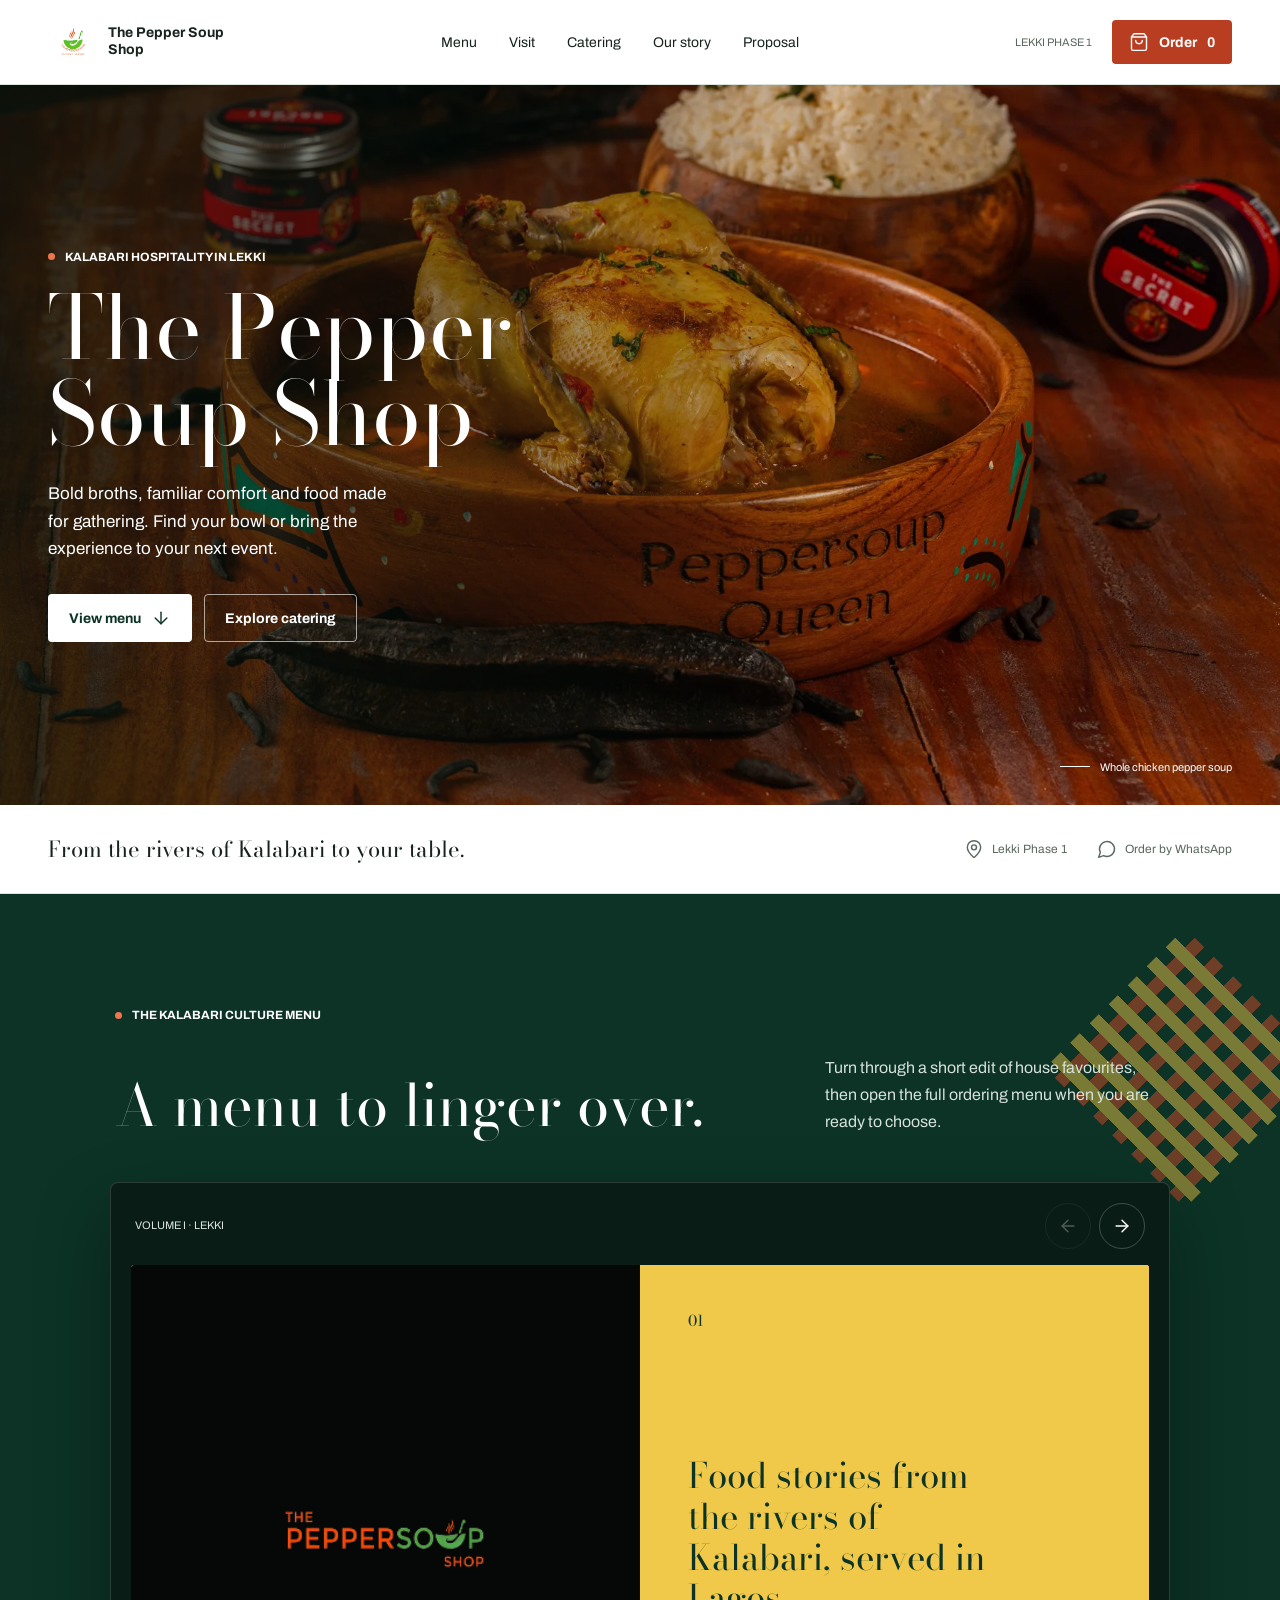
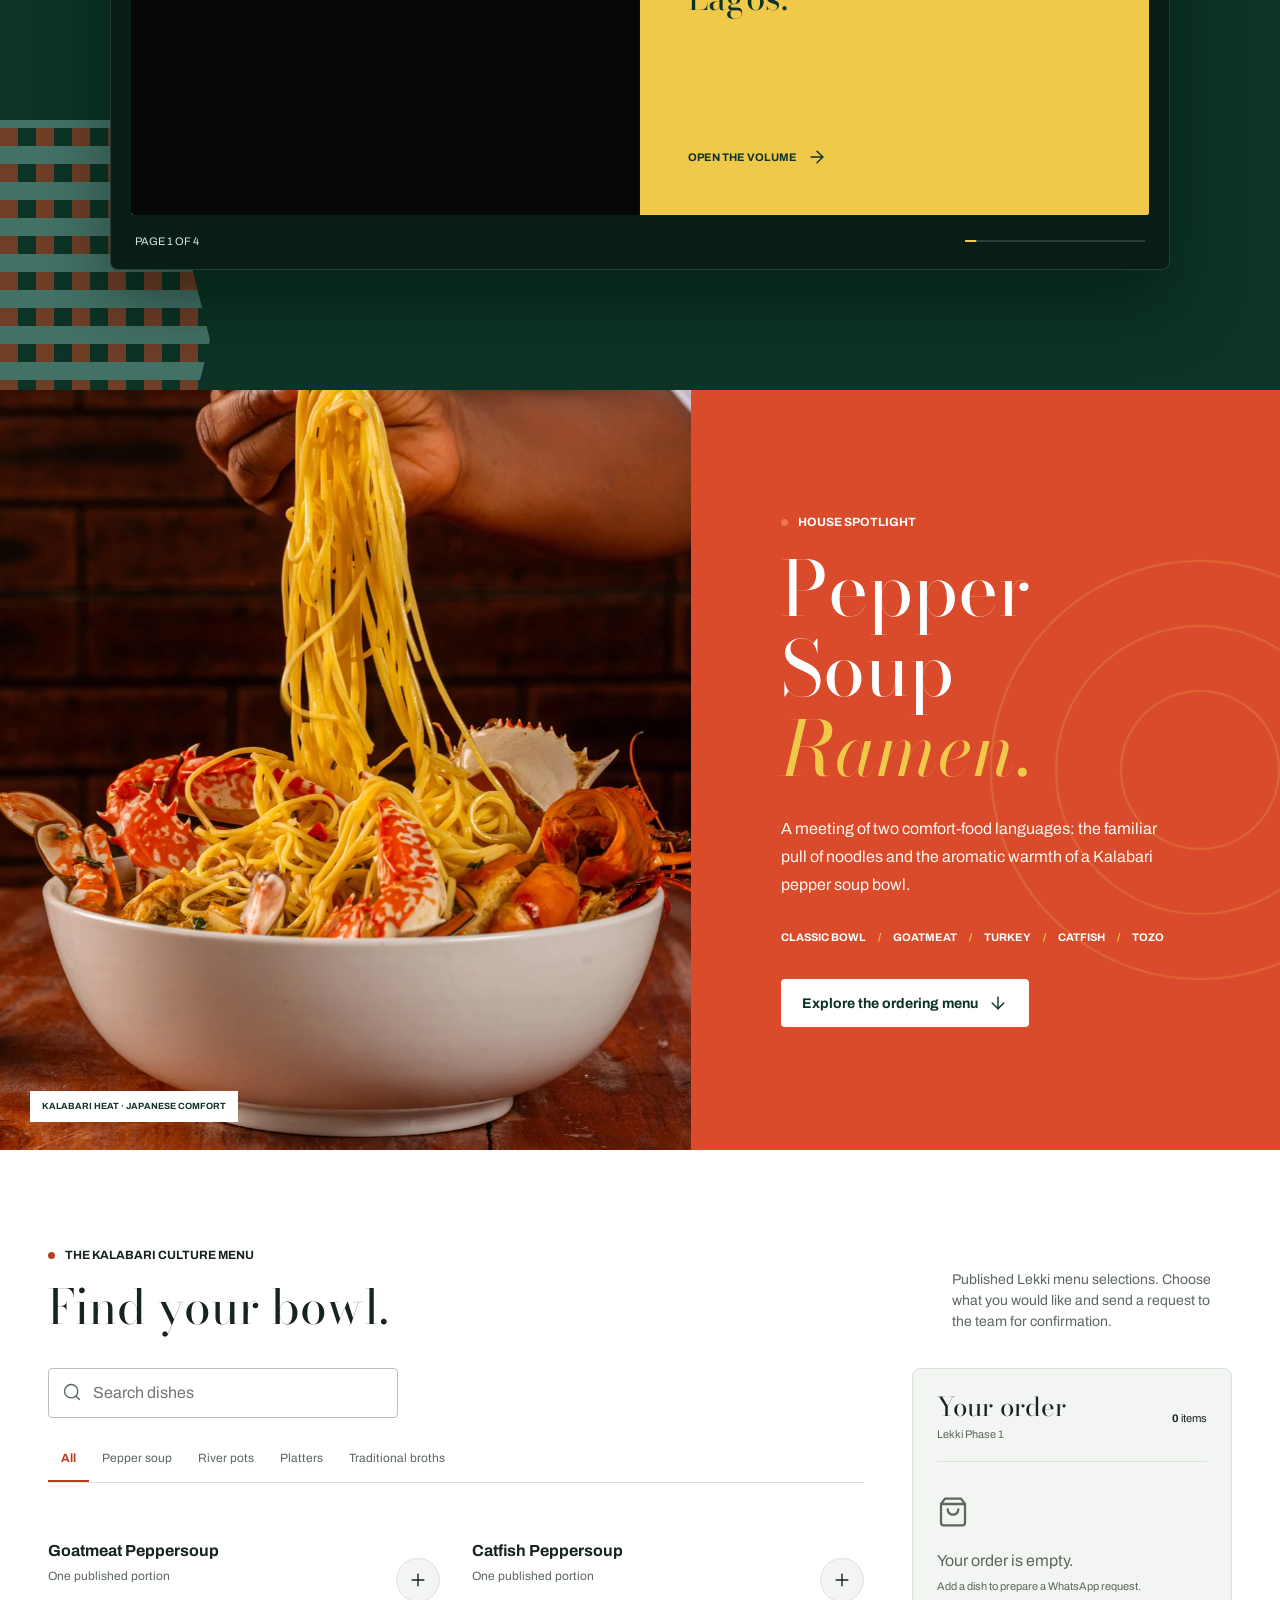
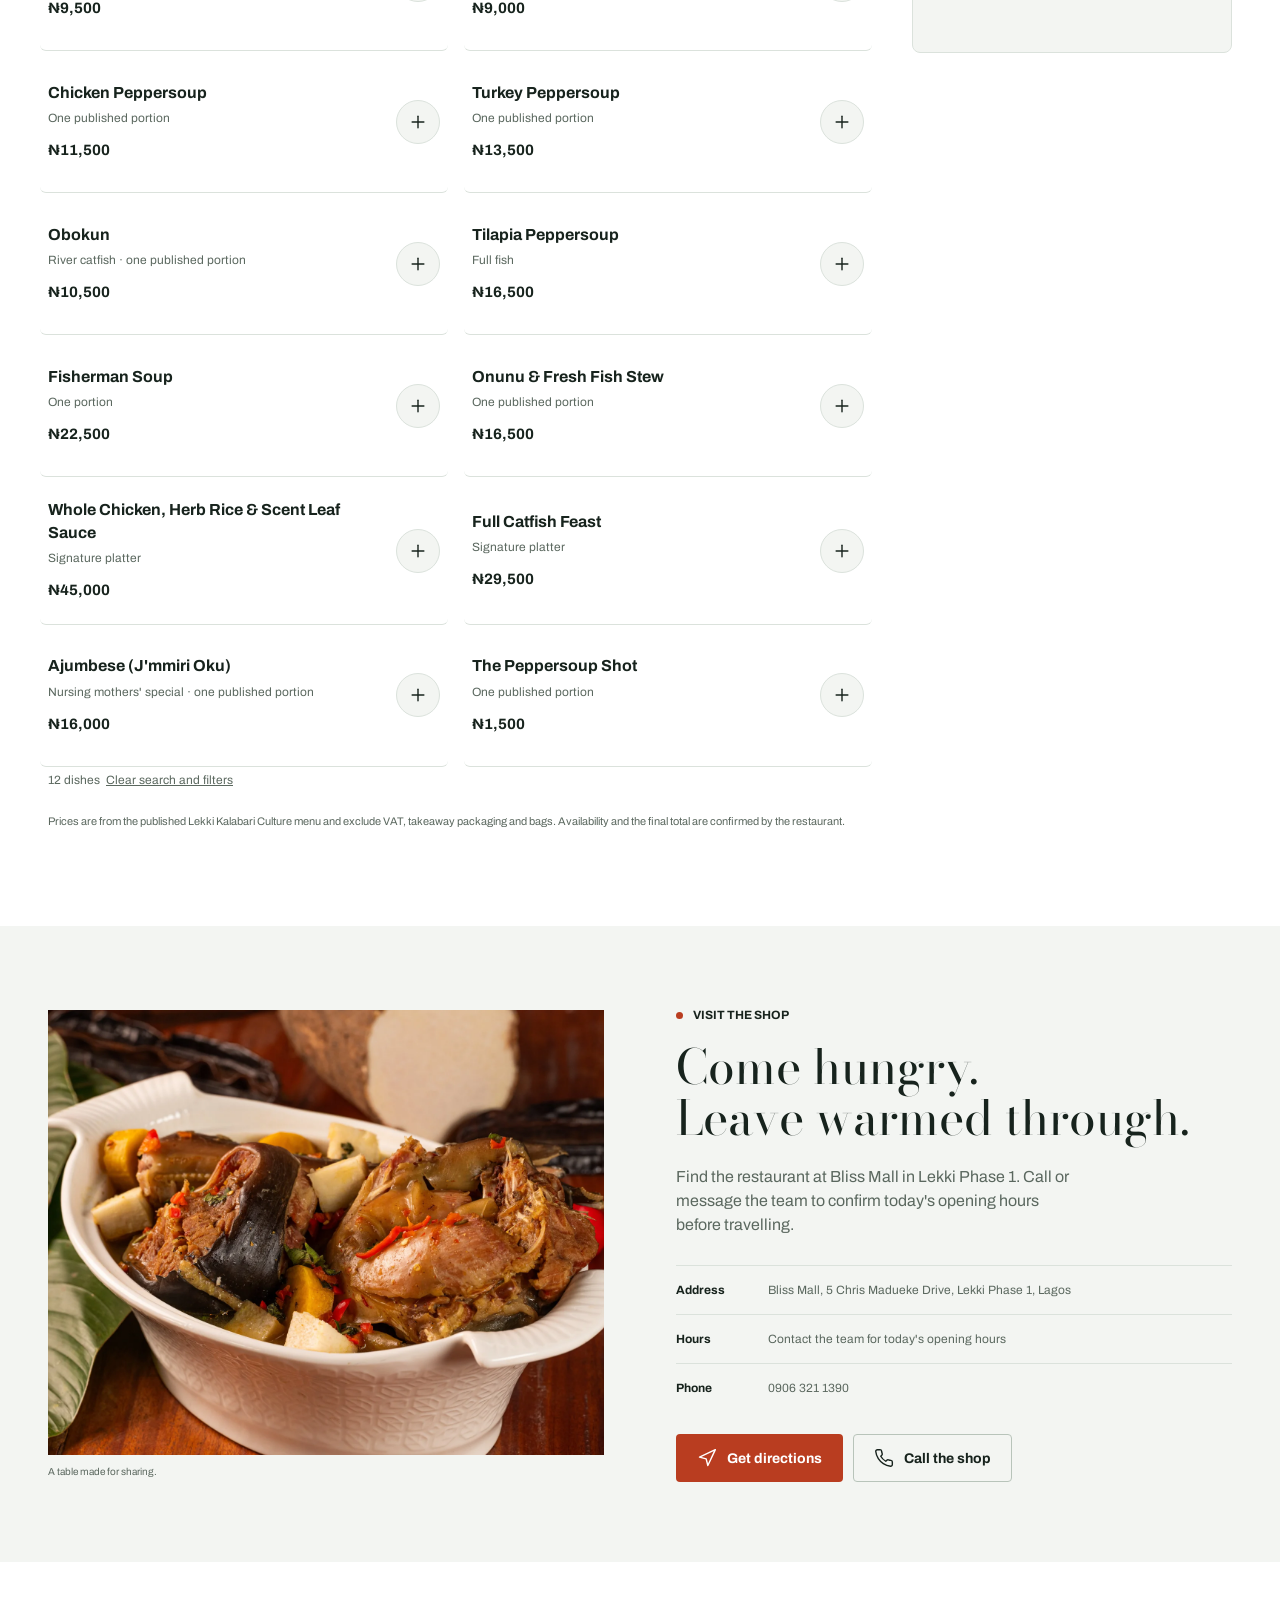
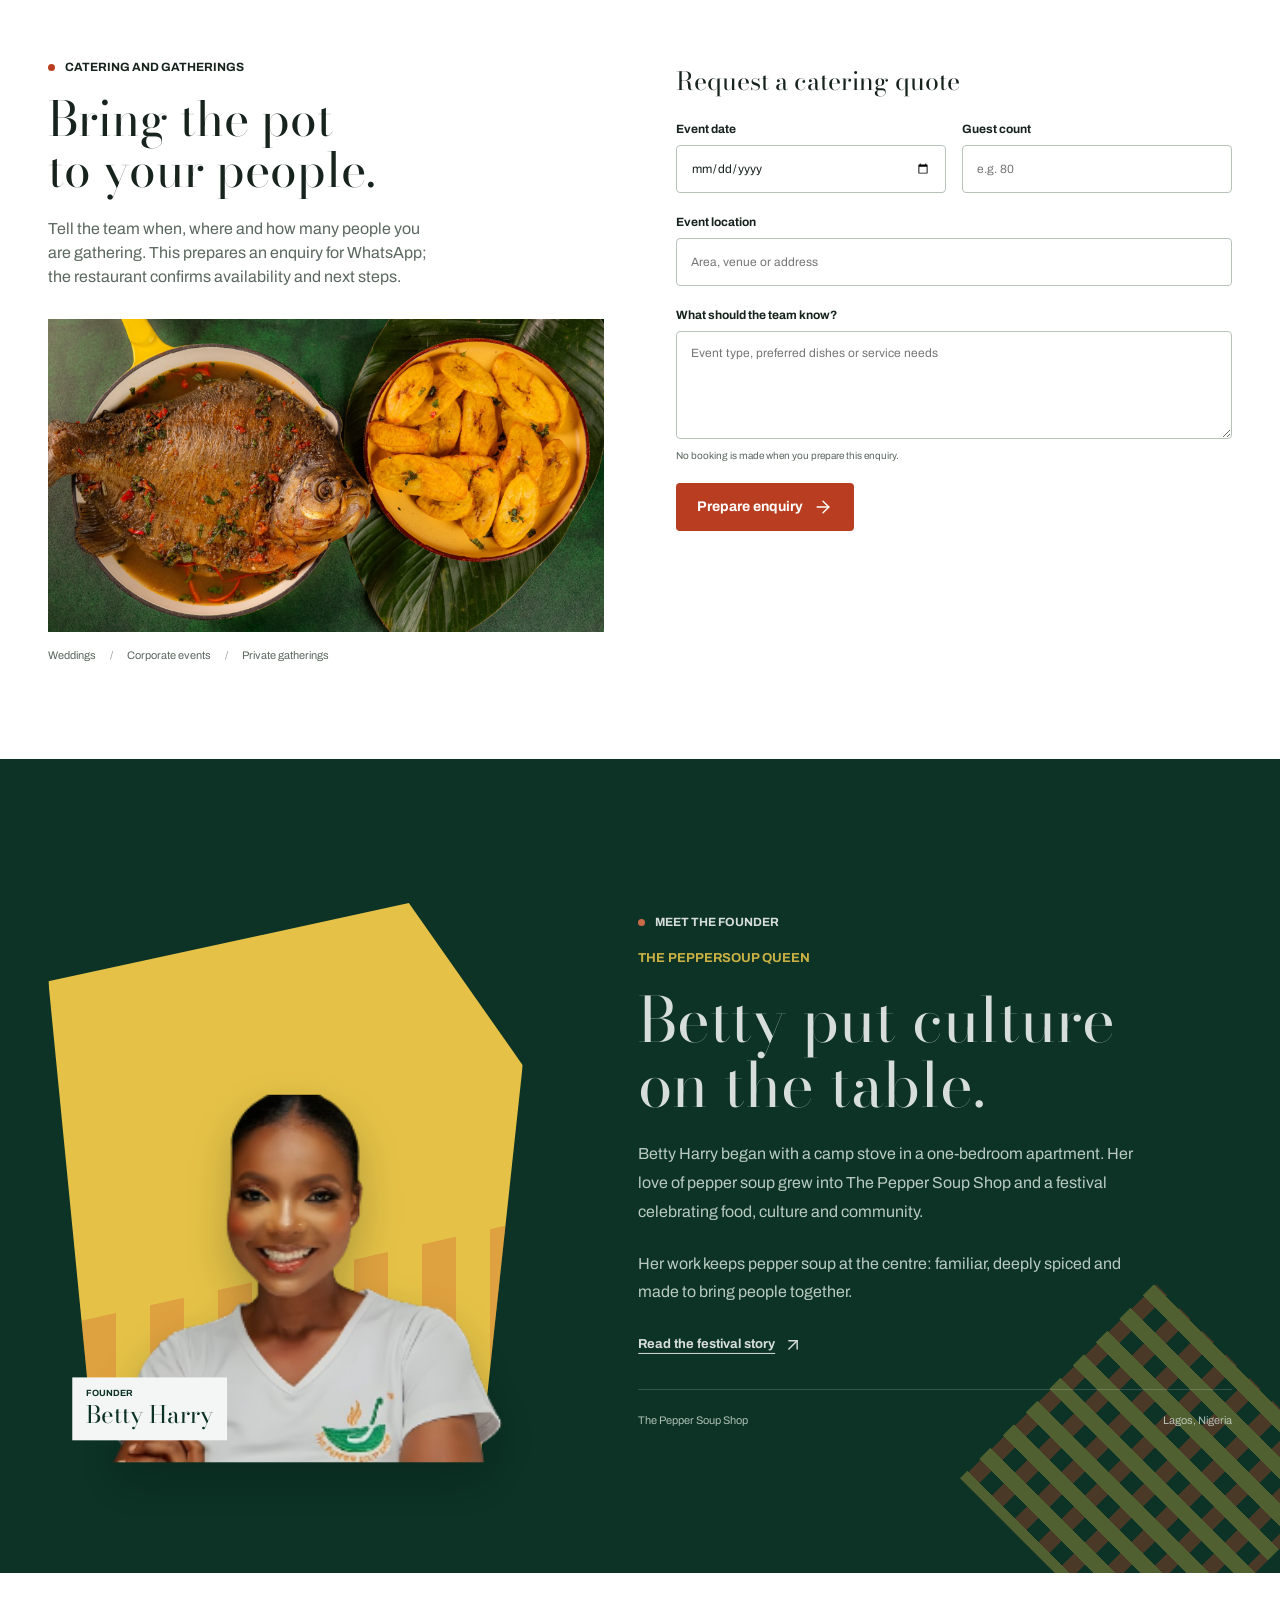
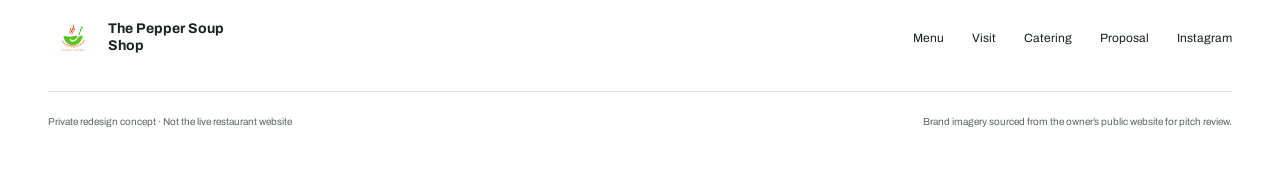
<file: index.html>
<!doctype html>
<html lang="en">
<head>
  <meta charset="utf-8"><meta name="viewport" content="width=device-width,initial-scale=1">
  <meta name="description" content="A private concept for The Pepper Soup Shop: Kalabari pepper soup, restaurant visits and catering enquiries in Lekki, Lagos.">
  <title>The Pepper Soup Shop | Kalabari hospitality in Lekki</title>
  <link rel="icon" href="images/brand/mark.webp" type="image/webp">
  <link rel="preconnect" href="https://fonts.googleapis.com"><link rel="preconnect" href="https://fonts.gstatic.com" crossorigin>
  <link href="https://fonts.googleapis.com/css2?family=Archivo:wght@400;500;600;700&family=Bodoni+Moda:opsz,wght@6..96,400;6..96,500&display=swap" rel="stylesheet">
  <link rel="stylesheet" href="styles.css"><script src="vendor/lucide.min.js" defer></script><script src="vendor/gsap.min.js" defer></script><script src="vendor/ScrollTrigger.min.js" defer></script><script src="app.js" defer></script>
</head>
<body>
<a class="skip" href="#main">Skip to content</a>
<header class="header"><div class="wrap head-inner">
  <a class="brand" href="#top" aria-label="The Pepper Soup Shop, home"><img src="images/brand/mark.webp" alt="" width="50" height="50"><span>The Pepper Soup<br>Shop</span></a>
  <nav class="desktop-nav" aria-label="Primary"><a href="#menu-preview">Menu</a><a href="#visit">Visit</a><a href="#catering">Catering</a><a href="#story">Our story</a><a href="Karma-Groups-Proposal-The-Peppersoup-Shop.html" target="_blank" rel="noopener">Proposal</a></nav>
  <div class="head-action"><small>LEKKI PHASE 1</small><a class="button compact" href="#menu"><i data-lucide="shopping-bag"></i>Order <span data-count>0</span></a></div>
  <details class="mobile-nav"><summary aria-label="Open navigation"><i data-lucide="menu"></i></summary><nav><a href="#menu-preview">Menu</a><a href="#visit">Visit</a><a href="#catering">Catering</a><a href="#story">Our story</a><a href="Karma-Groups-Proposal-The-Peppersoup-Shop.html" target="_blank" rel="noopener">Proposal</a></nav></details>
</div></header>
<main id="main">
<section class="hero" id="top" aria-labelledby="hero-title"><img src="images/brand/food2.webp" alt="A whole chicken pepper soup served in a branded wooden bowl with rice" width="1800" height="1200"><div class="shade"></div><div class="wrap hero-inner"><p class="eyebrow light">Kalabari hospitality in Lekki</p><h1 id="hero-title">The Pepper<br>Soup Shop</h1><p>Bold broths, familiar comfort and food made for gathering. Find your bowl or bring the experience to your next event.</p><div class="hero-actions"><a class="button light-button" href="#menu-preview">View menu <i data-lucide="arrow-down"></i></a><a class="button ghost" href="#catering">Explore catering</a></div></div><span class="hero-caption">Whole chicken pepper soup</span></section>
<section class="intro" aria-label="Restaurant summary"><div class="wrap intro-inner"><p>From the rivers of Kalabari to your table.</p><div><span><i data-lucide="map-pin"></i>Lekki Phase 1</span><span><i data-lucide="message-circle"></i>Order by WhatsApp</span></div></div></section>

<section class="menu-volume" id="menu-preview" aria-labelledby="volume-title">
  <div class="tapestry tapestry-one" aria-hidden="true"></div><div class="tapestry tapestry-two" aria-hidden="true"></div>
  <div class="wrap volume-wrap">
    <header class="volume-head"><p class="eyebrow light">The Kalabari Culture menu</p><h2 id="volume-title">A menu to linger over.</h2><p>Turn through a short edit of house favourites, then open the full ordering menu when you are ready to choose.</p></header>
    <div class="book-shell" data-book>
      <div class="book-toolbar js-only"><span>Volume I · Lekki</span><div><button class="book-control" type="button" data-book-prev aria-label="Previous menu page" title="Previous page"><i data-lucide="arrow-left"></i></button><button class="book-control" type="button" data-book-next aria-label="Next menu page" title="Next page"><i data-lucide="arrow-right"></i></button></div></div>
      <div class="book-pages" aria-live="polite">
        <article class="book-page book-cover" data-book-page aria-label="Menu cover">
          <div class="folio-half cover-mark"><img src="images/brand/wordmark-square.png" alt="The Pepper Soup Shop" width="215" height="215"></div>
          <div class="folio-half cover-copy"><span class="folio-number">01</span><p>Food stories from the rivers of Kalabari, served in Lagos.</p><strong>Open the volume <i data-lucide="arrow-right"></i></strong></div>
        </article>
        <article class="book-page" data-book-page aria-label="Pepper soup menu page">
          <div class="folio-half"><span class="folio-kicker">The signature bowls</span><h3>Pepper soup</h3><p class="folio-intro">The heart of the house: clear, fragrant broth and generous cuts.</p><figure><img src="images/brand/food3.webp" alt="A bowl of pepper soup from The Pepper Soup Shop" width="1800" height="1200"><figcaption>Made to warm the table.</figcaption></figure></div>
          <div class="folio-half folio-list"><span class="folio-number">02</span><dl><div><dt>Goatmeat</dt><dd>₦9,500</dd></div><div><dt>Catfish</dt><dd>₦9,000</dd></div><div><dt>Chicken</dt><dd>₦11,500</dd></div><div><dt>Turkey</dt><dd>₦13,500</dd></div><div><dt>Obokun</dt><dd>₦10,500</dd></div><div><dt>Tilapia · full fish</dt><dd>₦16,500</dd></div></dl><a href="#menu">Choose a bowl <i data-lucide="arrow-down"></i></a></div>
        </article>
        <article class="book-page" data-book-page aria-label="River dishes menu page">
          <div class="folio-half folio-color"><span class="folio-kicker">From the rivers</span><h3>Depth, heat<br>and comfort.</h3><p>Traditional favourites meet the generous spirit of a shared table.</p><span class="folio-number">03</span></div>
          <div class="folio-half folio-list"><dl><div><dt>Fisherman Soup</dt><dd>₦22,500</dd></div><div><dt>Onunu &amp; Fresh Fish Stew</dt><dd>₦16,500</dd></div><div><dt>Ajumbese</dt><dd>₦16,000</dd></div><div><dt>The Peppersoup Shot</dt><dd>₦1,500</dd></div></dl><p class="folio-note">Published Lekki prices. VAT, packaging and delivery are confirmed separately.</p><a href="#menu">See the full selection <i data-lucide="arrow-down"></i></a></div>
        </article>
        <article class="book-page book-finale" data-book-page aria-label="Sharing menu page">
          <div class="folio-half"><span class="folio-kicker">Made for gathering</span><h3>The table is<br>the occasion.</h3><p>Whole fish, generous platters and bowls passed from hand to hand.</p><a class="button" href="#catering">Plan a gathering</a></div>
          <div class="folio-half finale-image"><img src="images/brand/food7.webp" alt="A table filled with dishes from The Pepper Soup Shop" width="1800" height="1200"><span class="folio-number">04</span></div>
        </article>
      </div>
      <div class="book-progress js-only"><span>Page <output data-book-current>1</output> of <span data-book-total>4</span></span><div aria-hidden="true"><i data-book-bar></i></div></div>
    </div>
  </div>
</section>

<section class="ramen-feature" id="ramen" aria-labelledby="ramen-title">
  <div class="ramen-visual" data-ramen-visual><img src="images/brand/food5.webp" alt="Noodles being lifted from a bowl at The Pepper Soup Shop" width="1800" height="1200"><span>Kalabari heat · Japanese comfort</span></div>
  <div class="ramen-copy"><div class="ramen-rings" aria-hidden="true"><i></i><i></i><i></i></div><p class="eyebrow light">House spotlight</p><h2 id="ramen-title">Pepper Soup<br><em>Ramen.</em></h2><p>A meeting of two comfort-food languages: the familiar pull of noodles and the aromatic warmth of a Kalabari pepper soup bowl.</p><ul aria-label="Published ramen varieties"><li>Classic Bowl</li><li>Goatmeat</li><li>Turkey</li><li>Catfish</li><li>Tozo</li></ul><a class="button light-button" href="#menu">Explore the ordering menu <i data-lucide="arrow-down"></i></a></div>
</section>

<section class="section" id="menu" aria-labelledby="menu-title"><div class="wrap"><header class="section-head"><div><p class="eyebrow">The Kalabari Culture menu</p><h2 id="menu-title">Find your bowl.</h2></div><p>Published Lekki menu selections. Choose what you would like and send a request to the team for confirmation.</p></header>
<noscript><p class="notice">The menu remains readable below. Call <a href="tel:+2349063211390">0906 321 1390</a> or <a href="https://wa.me/2349063211390">order on WhatsApp</a>.</p></noscript>
<div class="menu-layout"><div><div class="menu-tools js-only"><label class="search"><i data-lucide="search"></i><span class="sr-only">Search menu</span><input id="menu-search" type="search" placeholder="Search dishes"></label><div class="filters" aria-label="Menu categories"><button data-filter="all" aria-pressed="true">All</button><button data-filter="pepper-soup" aria-pressed="false">Pepper soup</button><button data-filter="river" aria-pressed="false">River pots</button><button data-filter="platters" aria-pressed="false">Platters</button><button data-filter="recovery" aria-pressed="false">Traditional broths</button></div></div>
<div class="menu-list" id="menu-list">
  <article class="dish" data-id="goatmeat" data-category="pepper-soup" data-price="9500"><div><h3>Goatmeat Peppersoup</h3><p class="portion">One published portion</p><p class="price">₦9,500</p></div><button class="add js-only" data-add="goatmeat" aria-label="Add Goatmeat Peppersoup"><i data-lucide="plus"></i></button></article>
  <article class="dish" data-id="catfish" data-category="pepper-soup" data-price="9000"><div><h3>Catfish Peppersoup</h3><p class="portion">One published portion</p><p class="price">₦9,000</p></div><button class="add js-only" data-add="catfish" aria-label="Add Catfish Peppersoup"><i data-lucide="plus"></i></button></article>
  <article class="dish" data-id="chicken" data-category="pepper-soup" data-price="11500"><div><h3>Chicken Peppersoup</h3><p class="portion">One published portion</p><p class="price">₦11,500</p></div><button class="add js-only" data-add="chicken" aria-label="Add Chicken Peppersoup"><i data-lucide="plus"></i></button></article>
  <article class="dish" data-id="turkey" data-category="pepper-soup" data-price="13500"><div><h3>Turkey Peppersoup</h3><p class="portion">One published portion</p><p class="price">₦13,500</p></div><button class="add js-only" data-add="turkey" aria-label="Add Turkey Peppersoup"><i data-lucide="plus"></i></button></article>
  <article class="dish" data-id="obokun" data-category="pepper-soup" data-price="10500"><div><h3>Obokun</h3><p class="portion">River catfish · one published portion</p><p class="price">₦10,500</p></div><button class="add js-only" data-add="obokun" aria-label="Add Obokun"><i data-lucide="plus"></i></button></article>
  <article class="dish" data-id="tilapia" data-category="pepper-soup" data-price="16500"><div><h3>Tilapia Peppersoup</h3><p class="portion">Full fish</p><p class="price">₦16,500</p></div><button class="add js-only" data-add="tilapia" aria-label="Add Tilapia Peppersoup"><i data-lucide="plus"></i></button></article>
  <article class="dish" data-id="fisherman" data-category="river" data-price="22500"><div><h3>Fisherman Soup</h3><p class="portion">One portion</p><p class="price">₦22,500</p></div><button class="add js-only" data-add="fisherman" aria-label="Add Fisherman Soup"><i data-lucide="plus"></i></button></article>
  <article class="dish" data-id="onunu" data-category="river" data-price="16500"><div><h3>Onunu &amp; Fresh Fish Stew</h3><p class="portion">One published portion</p><p class="price">₦16,500</p></div><button class="add js-only" data-add="onunu" aria-label="Add Onunu and Fresh Fish Stew"><i data-lucide="plus"></i></button></article>
  <article class="dish" data-id="whole-chicken" data-category="platters" data-price="45000"><div><h3>Whole Chicken, Herb Rice &amp; Scent Leaf Sauce</h3><p class="portion">Signature platter</p><p class="price">₦45,000</p></div><button class="add js-only" data-add="whole-chicken" aria-label="Add Whole Chicken platter"><i data-lucide="plus"></i></button></article>
  <article class="dish" data-id="catfish-feast" data-category="platters" data-price="29500"><div><h3>Full Catfish Feast</h3><p class="portion">Signature platter</p><p class="price">₦29,500</p></div><button class="add js-only" data-add="catfish-feast" aria-label="Add Full Catfish Feast"><i data-lucide="plus"></i></button></article>
  <article class="dish" data-id="ajumbese" data-category="recovery" data-price="16000"><div><h3>Ajumbese (J'mmiri Oku)</h3><p class="portion">Nursing mothers' special · one published portion</p><p class="price">₦16,000</p></div><button class="add js-only" data-add="ajumbese" aria-label="Add Ajumbese"><i data-lucide="plus"></i></button></article>
  <article class="dish" data-id="pepper-shot" data-category="recovery" data-price="1500"><div><h3>The Peppersoup Shot</h3><p class="portion">One published portion</p><p class="price">₦1,500</p></div><button class="add js-only" data-add="pepper-shot" aria-label="Add The Peppersoup Shot"><i data-lucide="plus"></i></button></article>
</div><div class="menu-footer js-only"><span id="result-count">12 dishes</span><button id="clear-search">Clear search and filters</button></div><div class="no-results js-only" id="no-results" hidden><p>No dishes found.</p><button id="empty-clear">Clear search</button></div><p class="menu-note">Prices are from the published Lekki Kalabari Culture menu and exclude VAT, takeaway packaging and bags. Availability and the final total are confirmed by the restaurant.</p></div>
<aside class="order js-only" id="order" aria-labelledby="order-title"><header><div><h3 id="order-title" tabindex="-1">Your order</h3><p>Lekki Phase 1</p></div><span><b data-count>0</b> items</span></header><div class="empty-order" id="empty-order"><i data-lucide="shopping-bag"></i><p>Your order is empty.</p><small>Add a dish to prepare a WhatsApp request.</small></div><div id="order-filled" hidden><div id="order-items"></div><div class="subtotal"><span>Item subtotal</span><strong data-subtotal>₦0</strong></div><p class="order-note">Tax, packaging and delivery are excluded. The team confirms availability, charges and timing before payment.</p><div class="order-actions"><a class="button" id="order-send" href="https://wa.me/2349063211390" target="_blank" rel="noopener"><i data-lucide="message-circle"></i>Send request</a><button class="button secondary" id="copy-order"><i data-lucide="copy"></i>Copy details</button></div><p id="copy-result" role="status"></p><div id="copy-fallback" hidden><label for="copy-text">Order details</label><textarea id="copy-text" rows="8" readonly></textarea></div><a class="call-link" href="tel:+2349063211390">Or call 0906 321 1390</a></div></aside></div></div><p class="sr-only" id="order-status" role="status" aria-live="polite"></p></section>

<section class="visit" id="visit" aria-labelledby="visit-title"><div class="wrap two-col"><div><img src="images/brand/food4.webp" alt="A dining table filled with dishes from The Pepper Soup Shop" width="1800" height="1200"><p class="caption">A table made for sharing.</p></div><div class="visit-copy"><p class="eyebrow">Visit the shop</p><h2 id="visit-title">Come hungry.<br>Leave warmed through.</h2><p>Find the restaurant at Bliss Mall in Lekki Phase 1. Call or message the team to confirm today's opening hours before travelling.</p><dl><div><dt>Address</dt><dd>Bliss Mall, 5 Chris Madueke Drive, Lekki Phase 1, Lagos</dd></div><div><dt>Hours</dt><dd>Contact the team for today's opening hours</dd></div><div><dt>Phone</dt><dd>0906 321 1390</dd></div></dl><div class="visit-actions"><a class="button" href="https://maps.google.com/?q=Bliss+Mall+5+Chris+Madueke+Drive+Lekki+Phase+1+Lagos" target="_blank" rel="noopener"><i data-lucide="navigation"></i>Get directions</a><a class="button secondary" href="tel:+2349063211390"><i data-lucide="phone"></i>Call the shop</a></div></div></div></section>

<section class="section" id="catering" aria-labelledby="catering-title"><div class="wrap two-col catering"><div><p class="eyebrow">Catering and gatherings</p><h2 id="catering-title">Bring the pot<br>to your people.</h2><p>Tell the team when, where and how many people you are gathering. This prepares an enquiry for WhatsApp; the restaurant confirms availability and next steps.</p><img src="images/brand/food6.webp" alt="Whole fish and plantain served on banana leaves" width="1800" height="1200"><div class="service-list"><span>Weddings</span><span>Corporate events</span><span>Private gatherings</span></div></div><form class="enquiry js-only" id="catering-form"><h3>Request a catering quote</h3><div class="form-grid"><label>Event date<input id="event-date" name="date" type="date" required></label><label>Guest count<input name="guests" type="number" min="1" max="5000" inputmode="numeric" placeholder="e.g. 80" required></label><label class="full">Event location<input id="event-location" name="location" autocomplete="street-address" placeholder="Area, venue or address" required></label><label class="full">What should the team know?<textarea name="notes" rows="4" placeholder="Event type, preferred dishes or service needs"></textarea></label></div><p class="form-note">No booking is made when you prepare this enquiry.</p><button class="button" type="submit">Prepare enquiry <i data-lucide="arrow-right"></i></button><div class="enquiry-ready" id="enquiry-ready" hidden><h4 id="enquiry-title" tabindex="-1">Your enquiry is ready.</h4><p>Review it in WhatsApp and send it when you are ready.</p><a class="button secondary" id="catering-send" target="_blank" rel="noopener"><i data-lucide="message-circle"></i>Open WhatsApp</a></div></form><noscript><p class="notice">For catering, message the team with your date, location and guest count.</p></noscript></div></section>

<section class="story" id="story" aria-labelledby="story-title"><div class="story-pattern" aria-hidden="true"></div><div class="wrap founder-grid">
  <div class="founder-portrait" data-founder-portrait><div class="portrait-backdrop"></div><img src="images/brand/betty-harry.png" alt="Betty Harry, founder of The Pepper Soup Shop" width="254" height="214"><p><span>Founder</span>Betty Harry</p></div>
  <div class="founder-copy" data-founder-copy><p class="eyebrow light">Meet the founder</p><p class="founder-title">The Peppersoup Queen</p><h2 id="story-title">Betty put culture<br>on the table.</h2><p>Betty Harry began with a camp stove in a one-bedroom apartment. Her love of pepper soup grew into The Pepper Soup Shop and a festival celebrating food, culture and community.</p><p>Her work keeps pepper soup at the centre: familiar, deeply spiced and made to bring people together.</p><a class="text-link" href="https://thepeppersoupfest.com/history-of-the-peppersoup-festival/" target="_blank" rel="noopener">Read the festival story <i data-lucide="arrow-up-right"></i></a><div class="story-meta"><span>The Pepper Soup Shop</span><span>Lagos, Nigeria</span></div></div>
</div></section>
</main>
<footer><div class="wrap"><div class="footer-top"><a class="brand" href="#top"><img src="images/brand/mark.webp" alt="" width="50" height="50"><span>The Pepper Soup<br>Shop</span></a><nav><a href="#menu-preview">Menu</a><a href="#visit">Visit</a><a href="#catering">Catering</a><a href="Karma-Groups-Proposal-The-Peppersoup-Shop.html" target="_blank" rel="noopener">Proposal</a><a href="https://www.instagram.com/the_peppersoupshop/" target="_blank" rel="noopener">Instagram</a></nav></div><div class="footer-bottom"><span>Private redesign concept · Not the live restaurant website</span><span>Brand imagery sourced from the owner’s public website for pitch review.</span></div></div></footer>
<a class="mobile-order js-only" id="mobile-order" href="#order" hidden><span><i data-lucide="shopping-bag"></i><b><span data-count>0</span> items</b></span><span><small data-subtotal>₦0</small>Review <i data-lucide="arrow-up"></i></span></a>
</body></html>
</file>
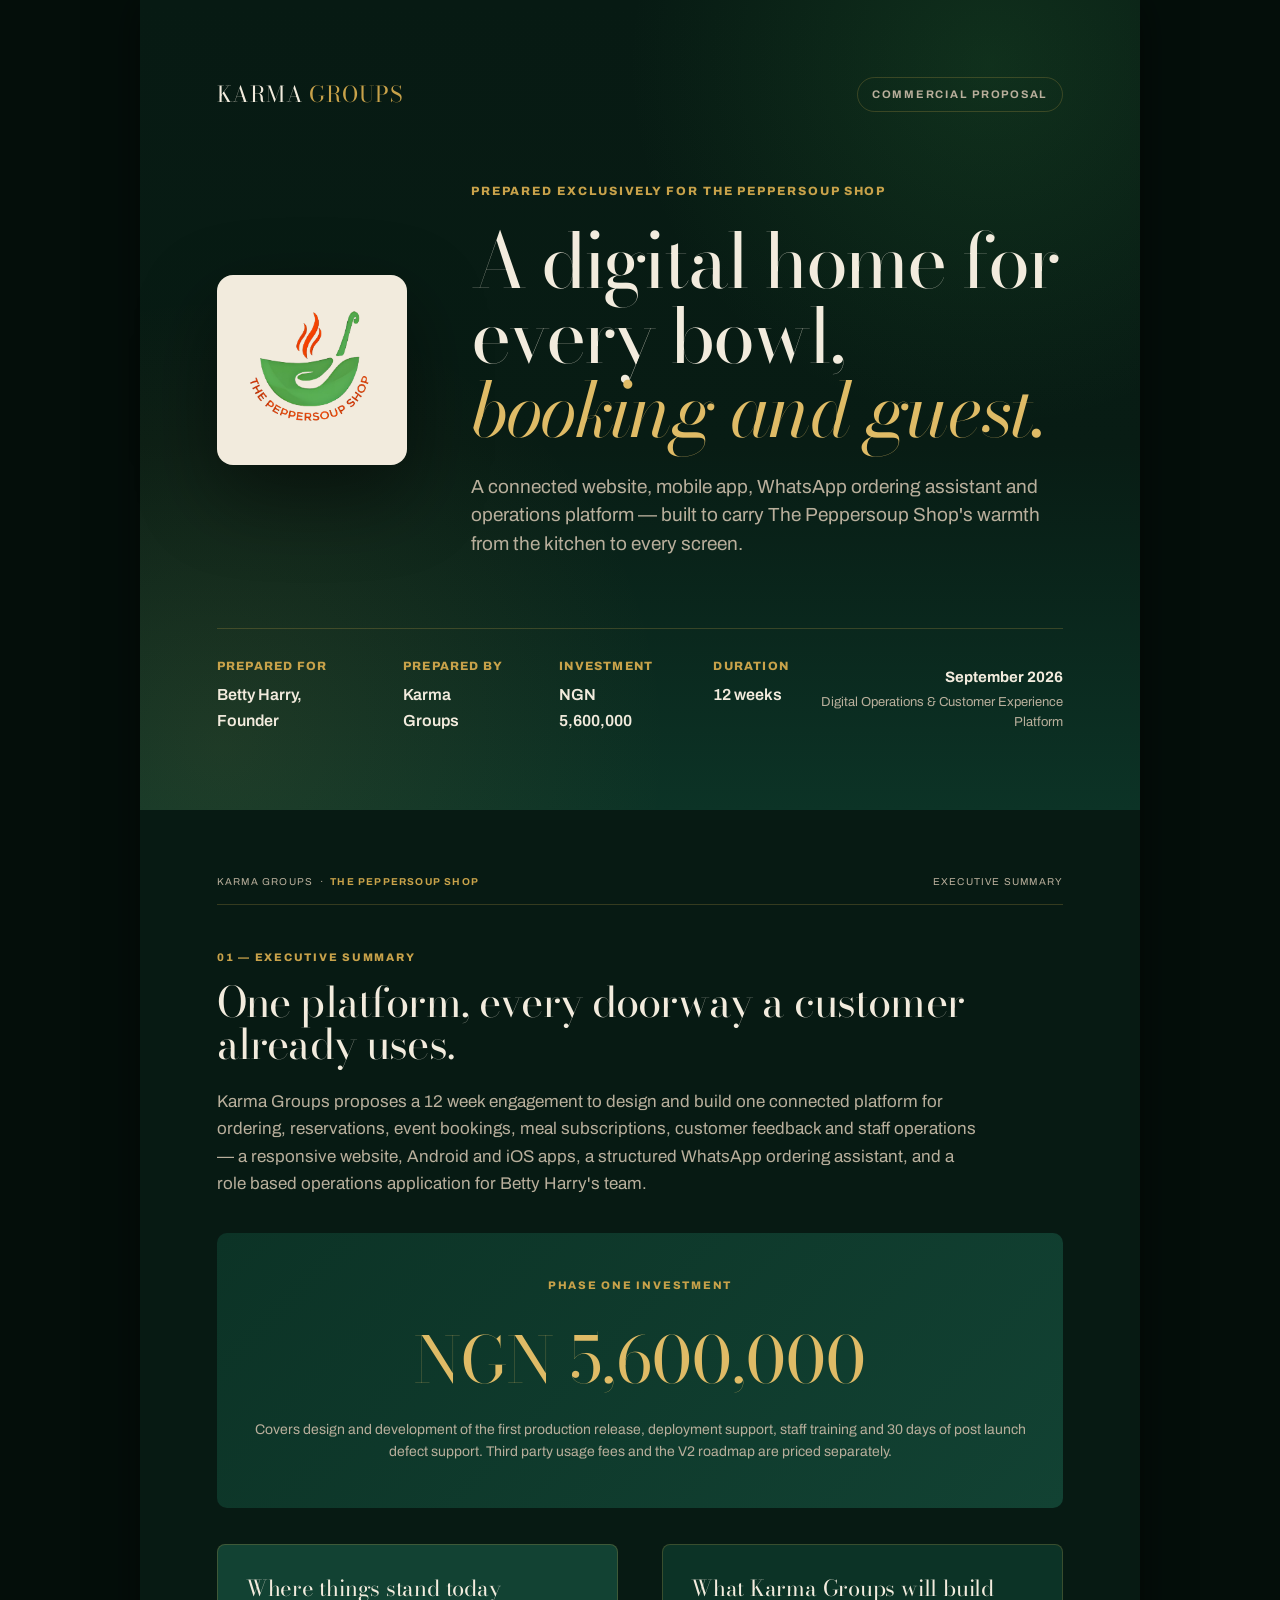
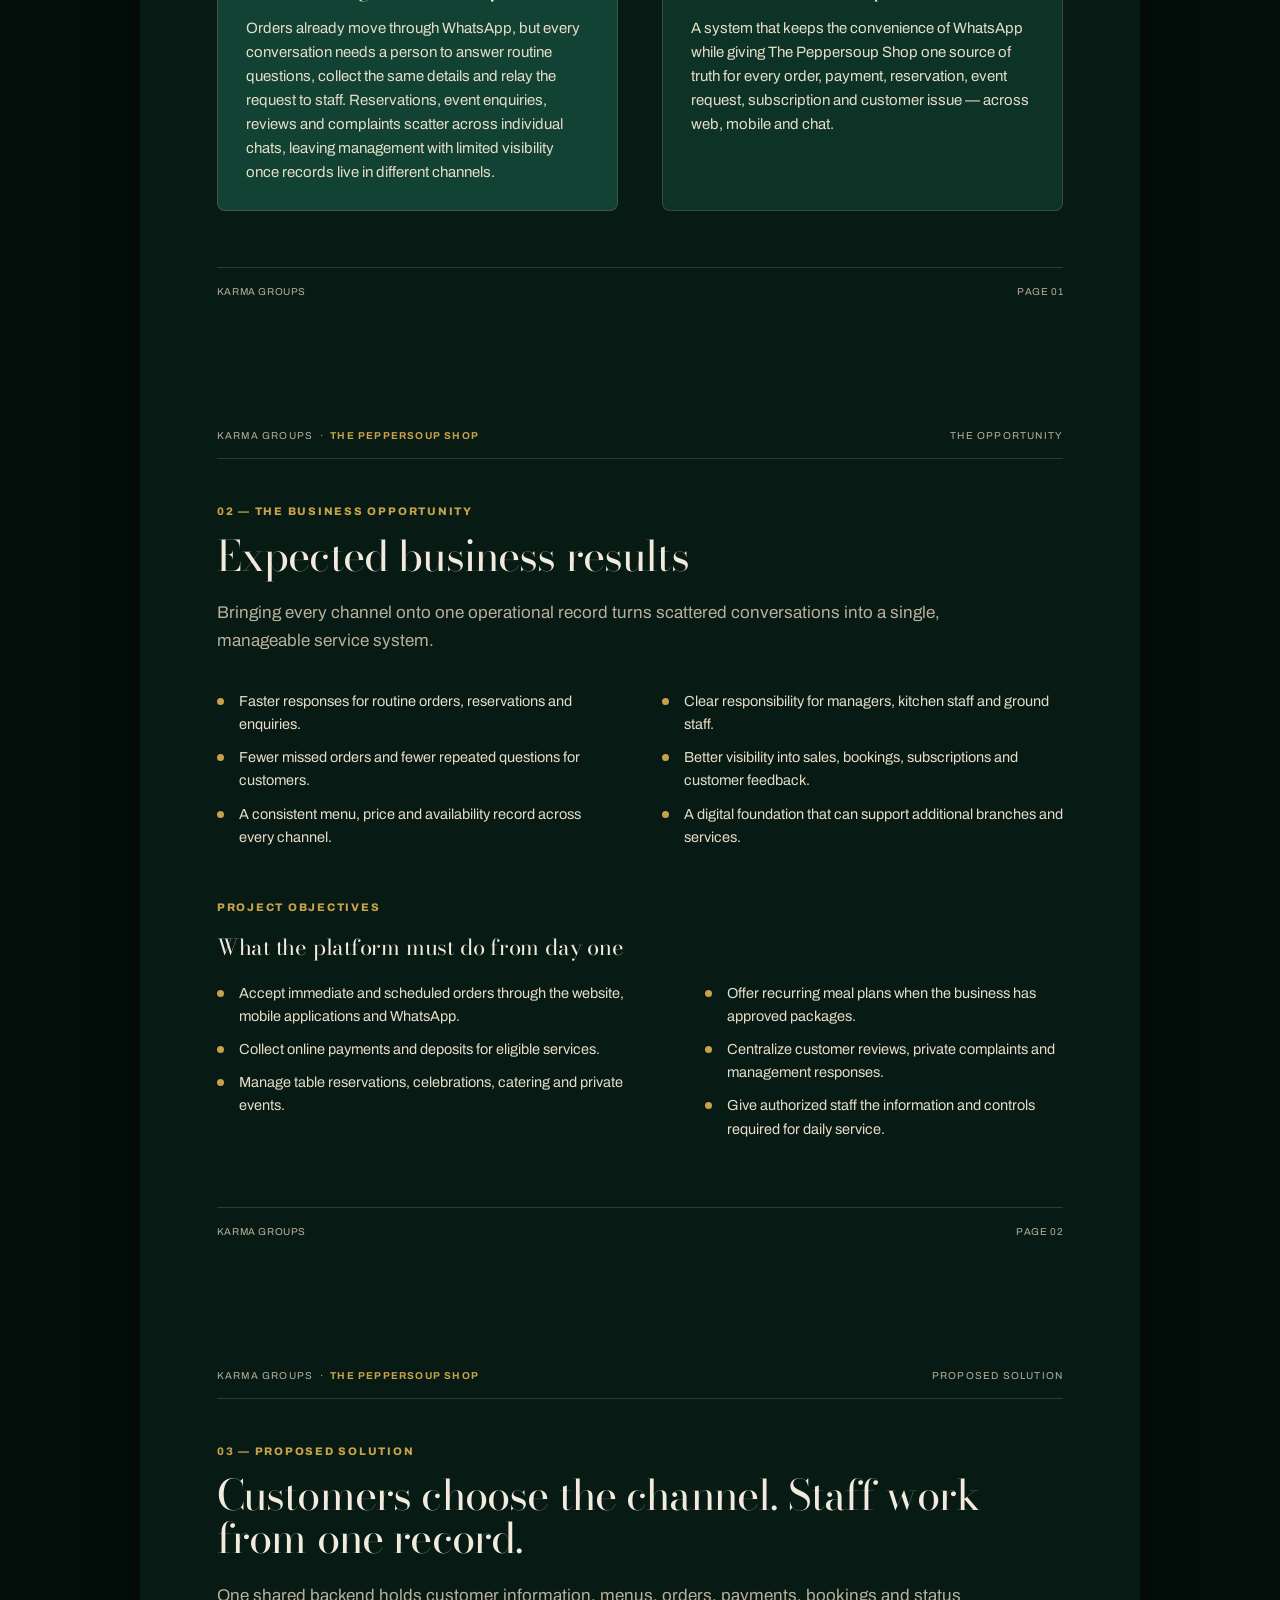
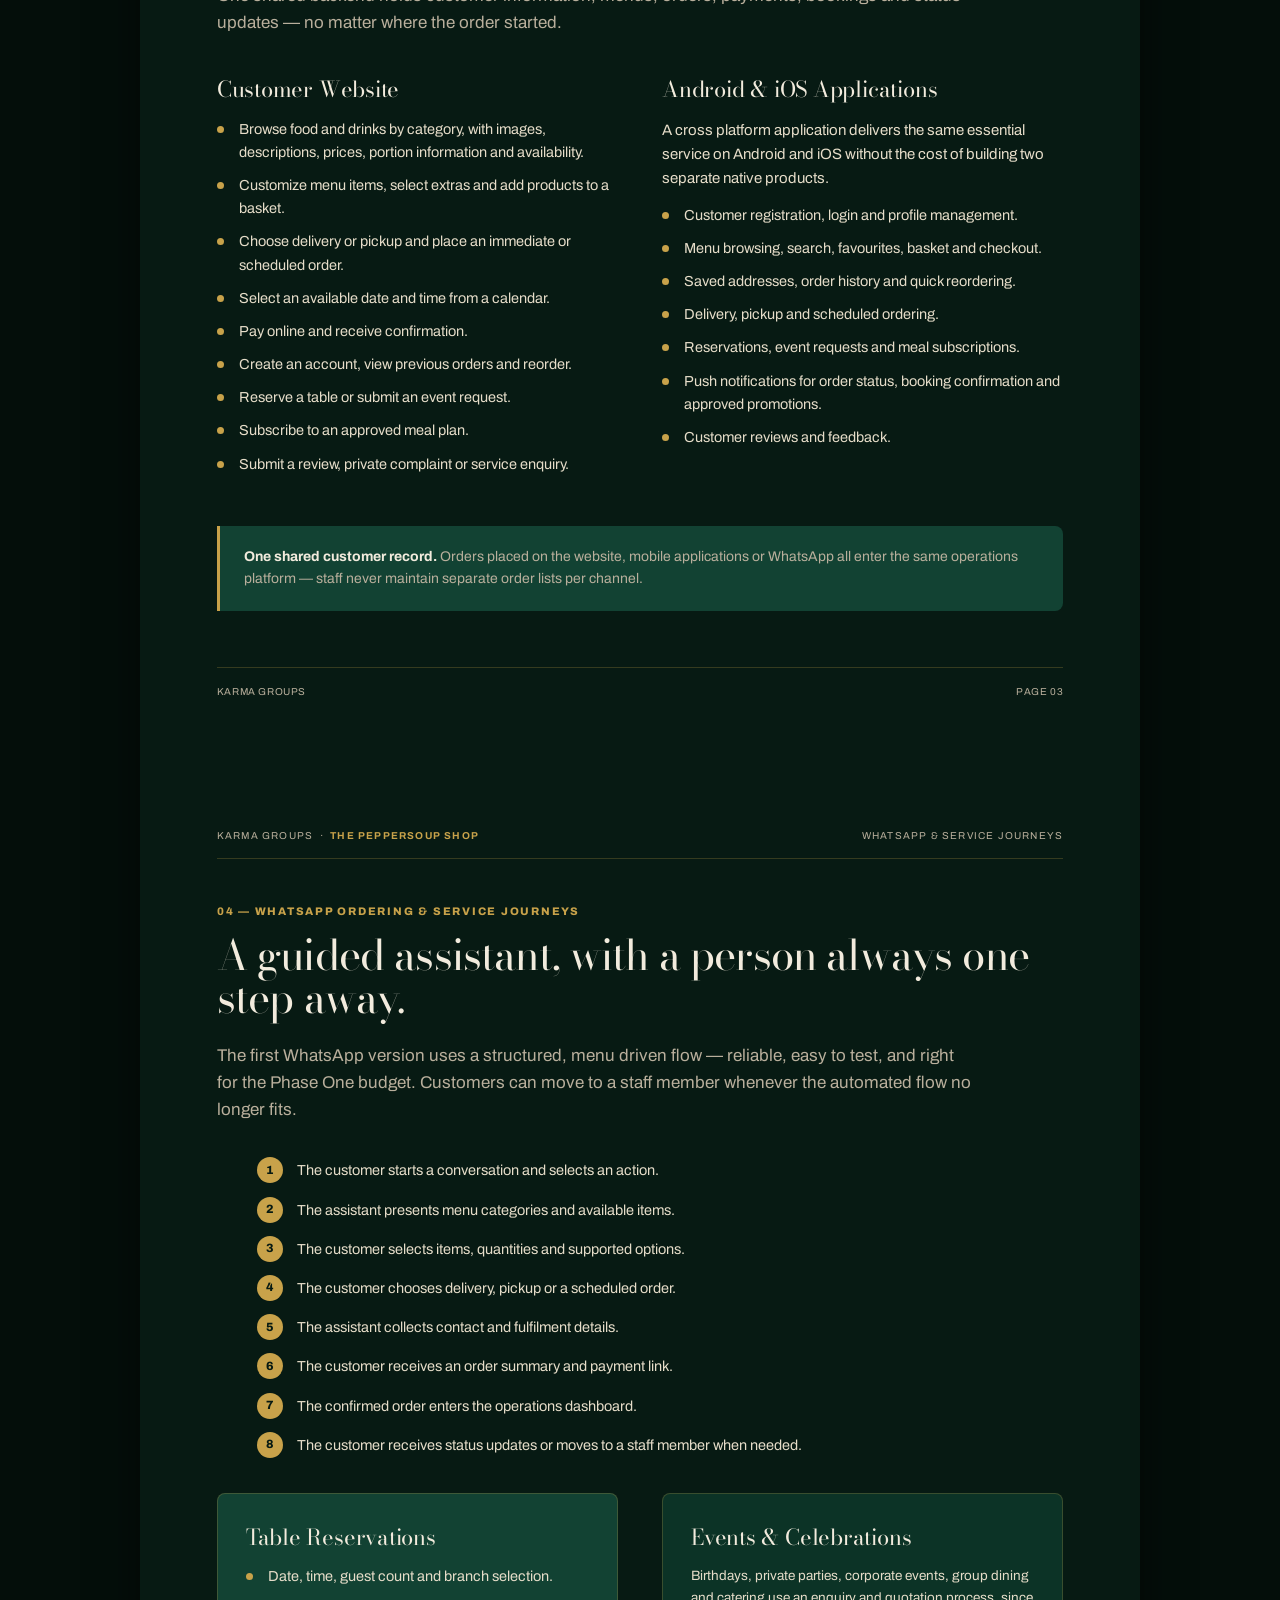
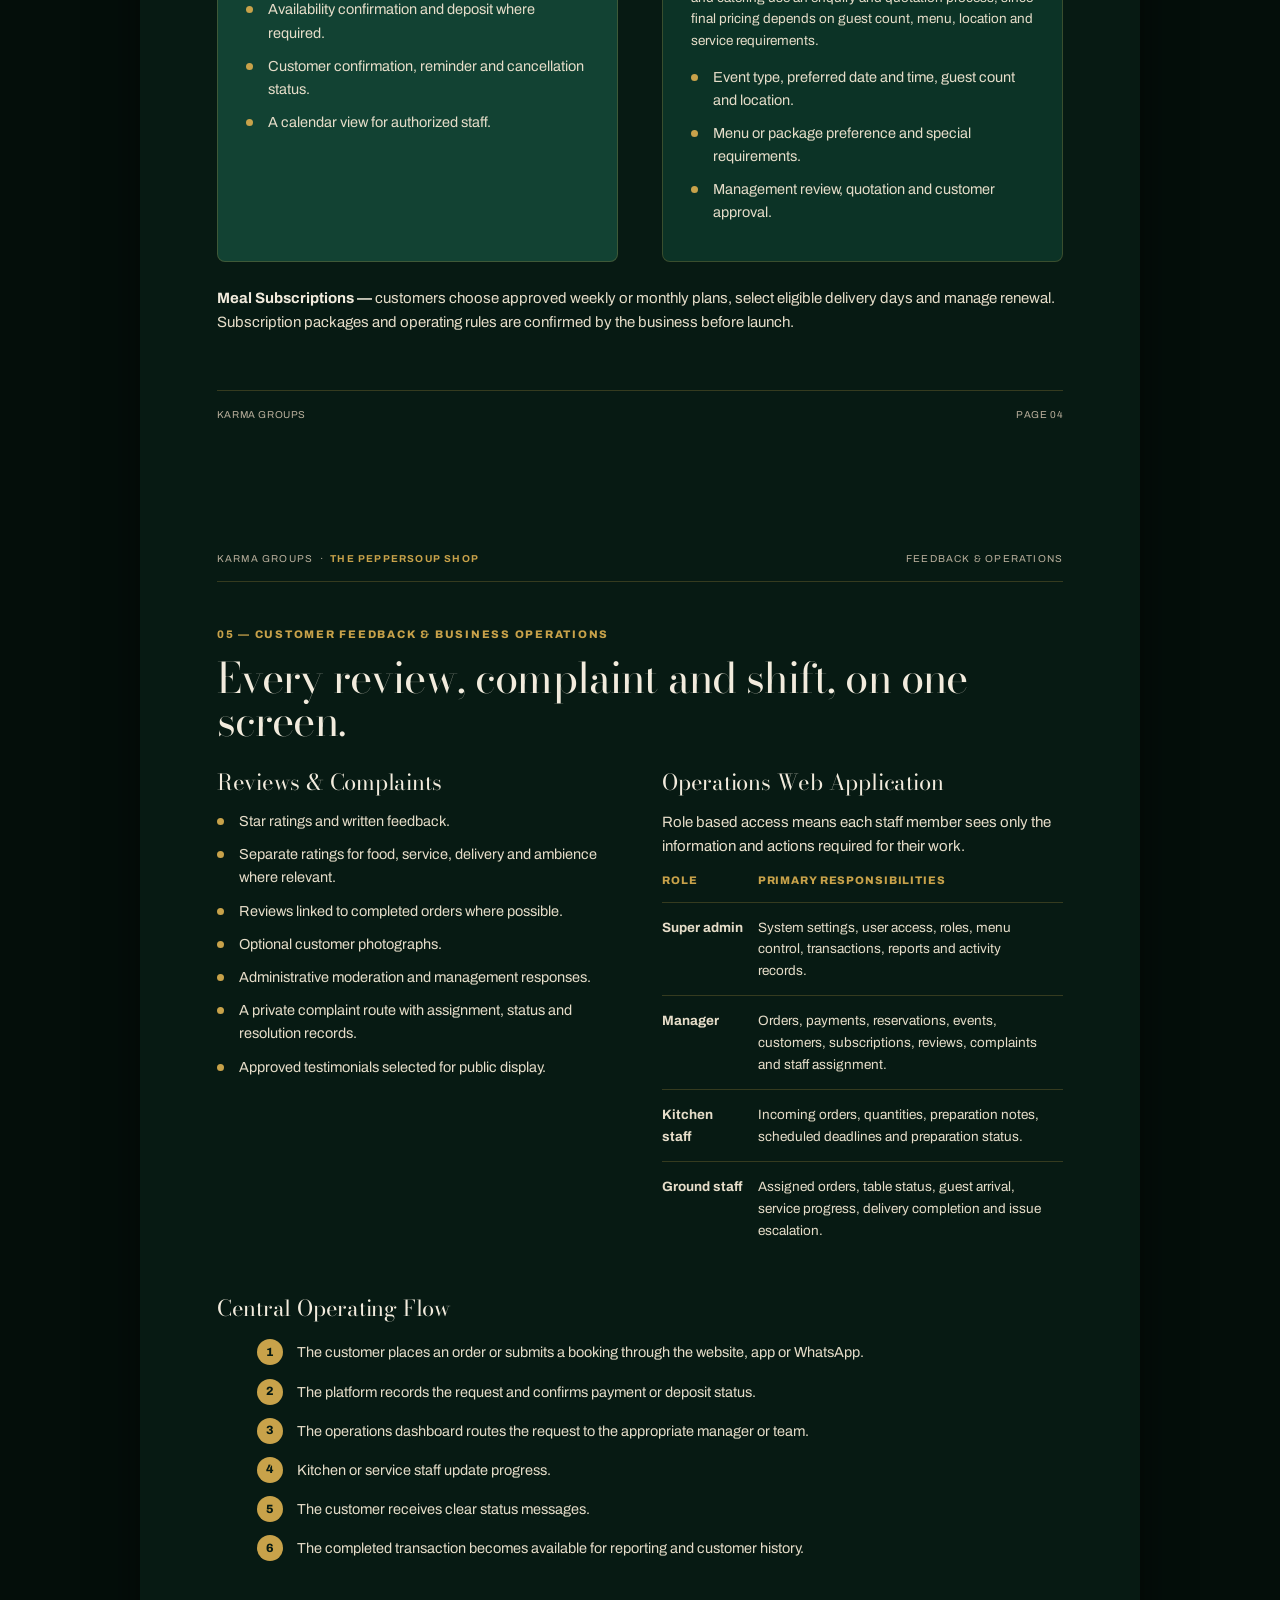
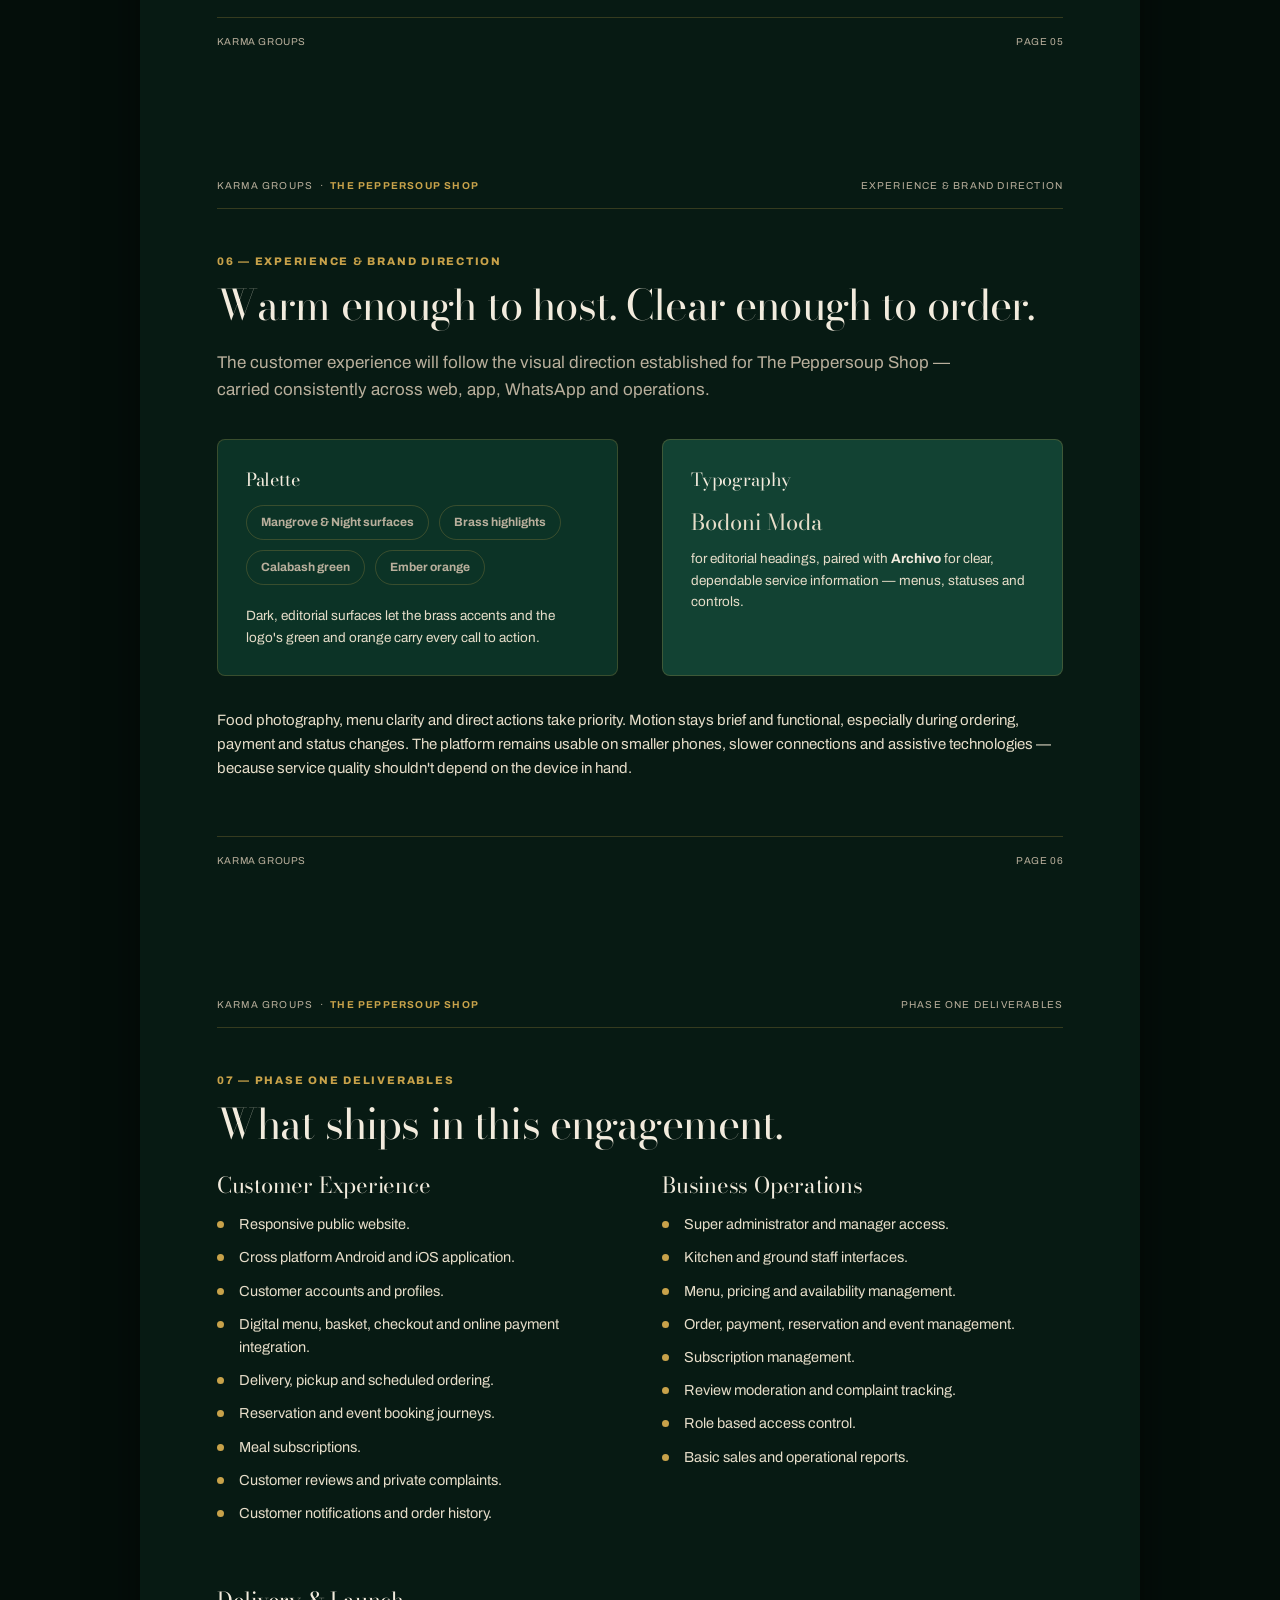
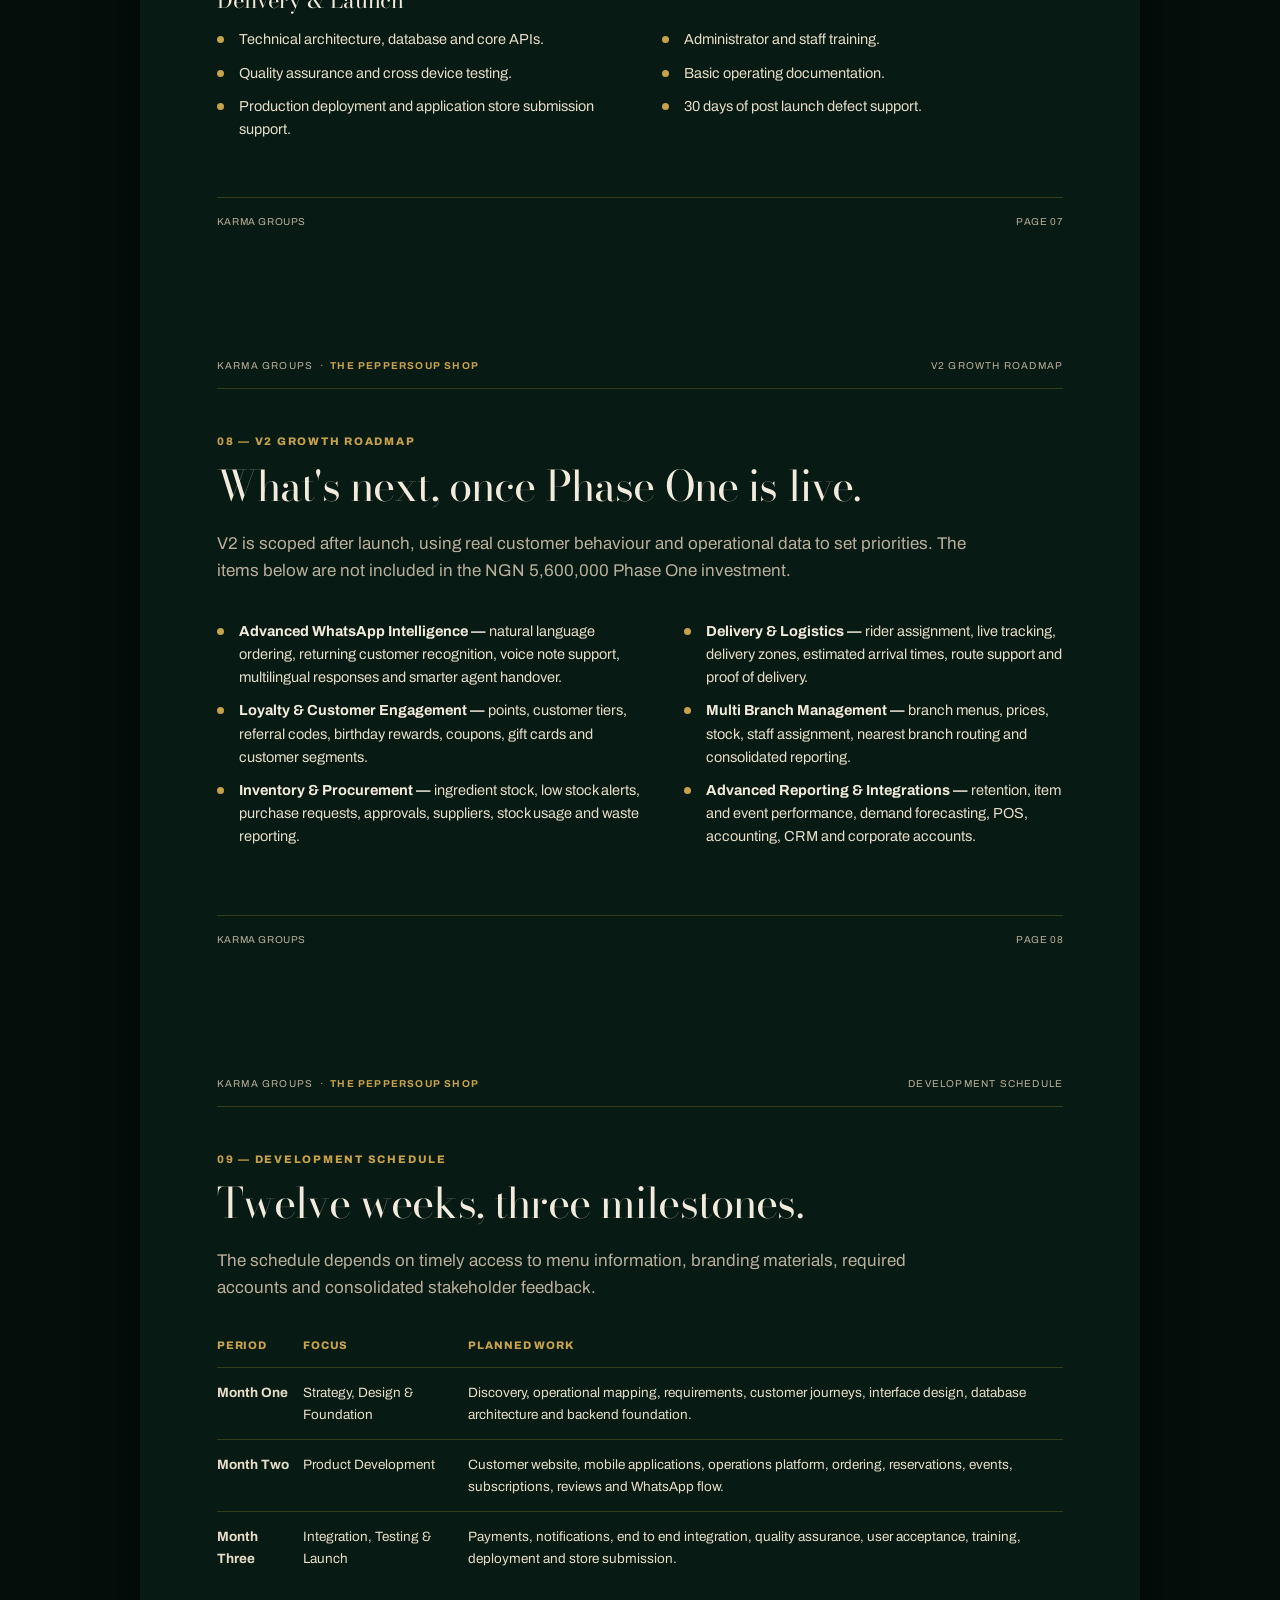
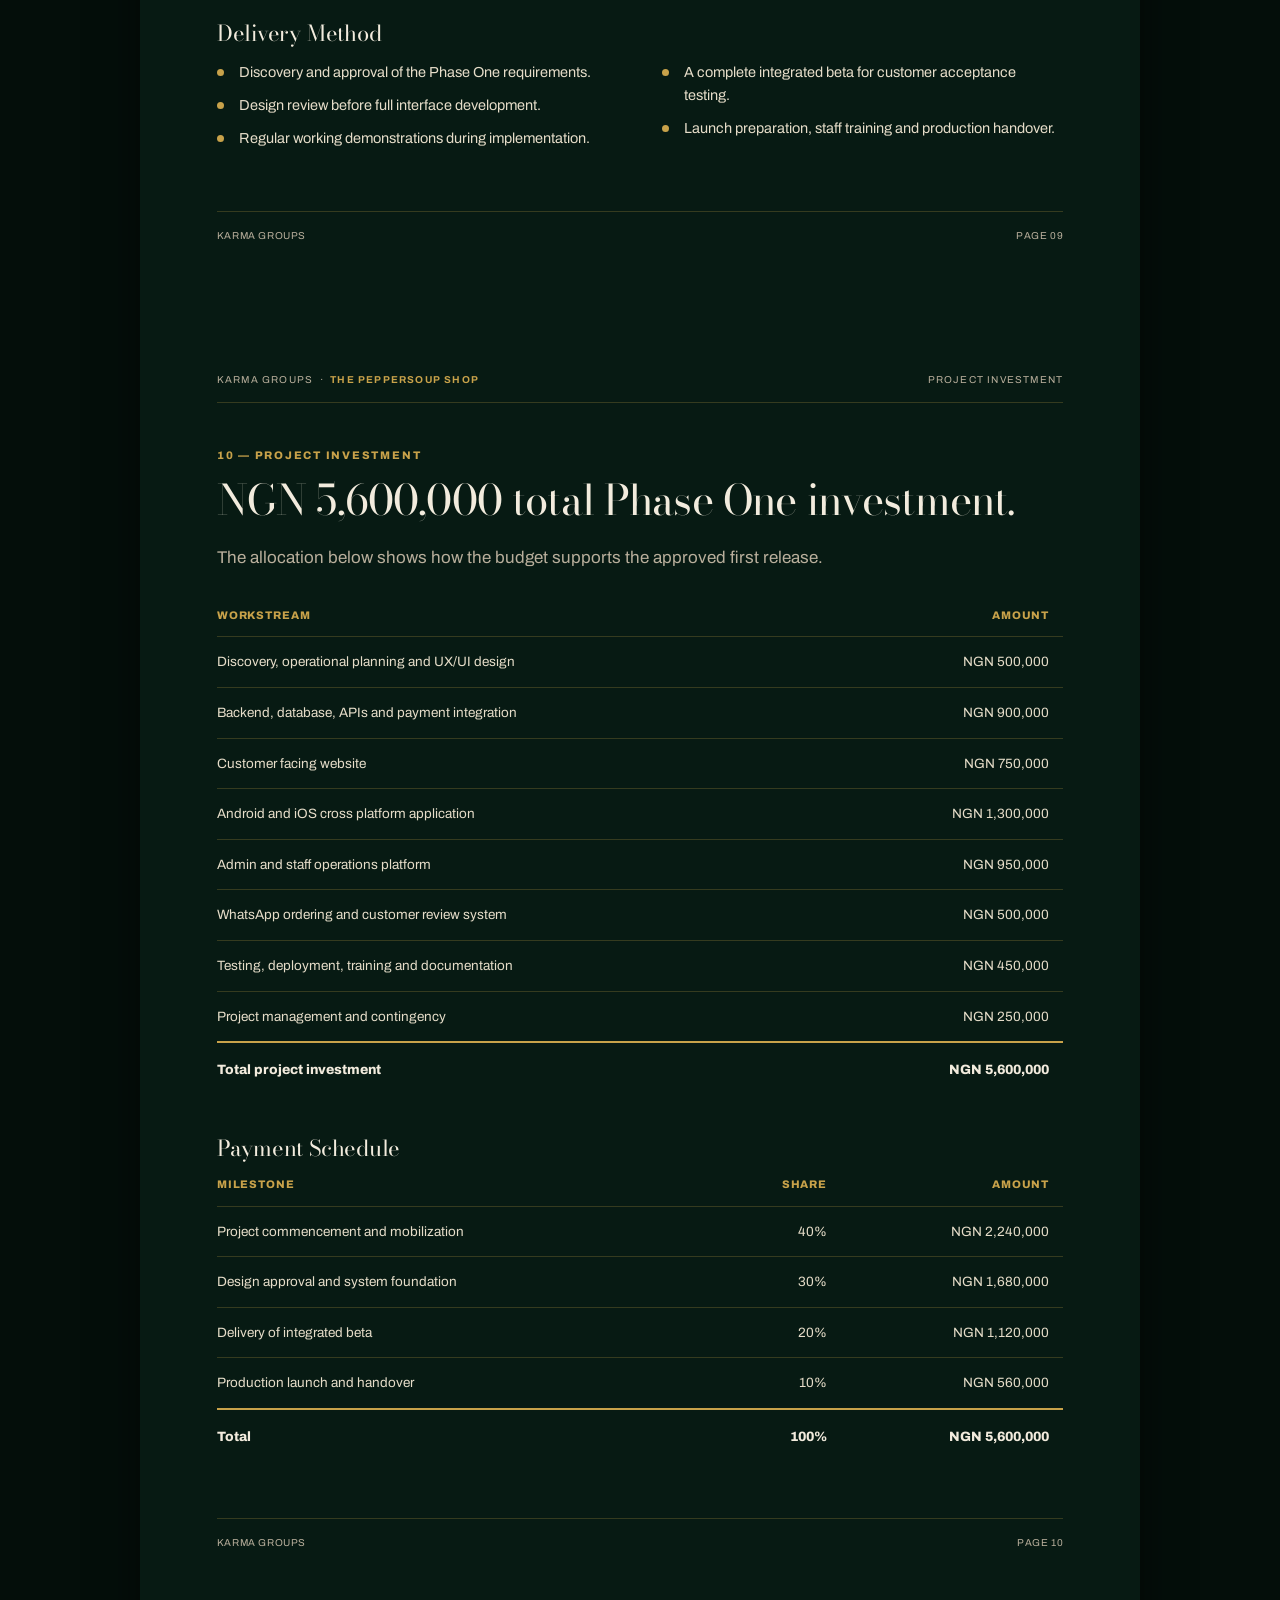
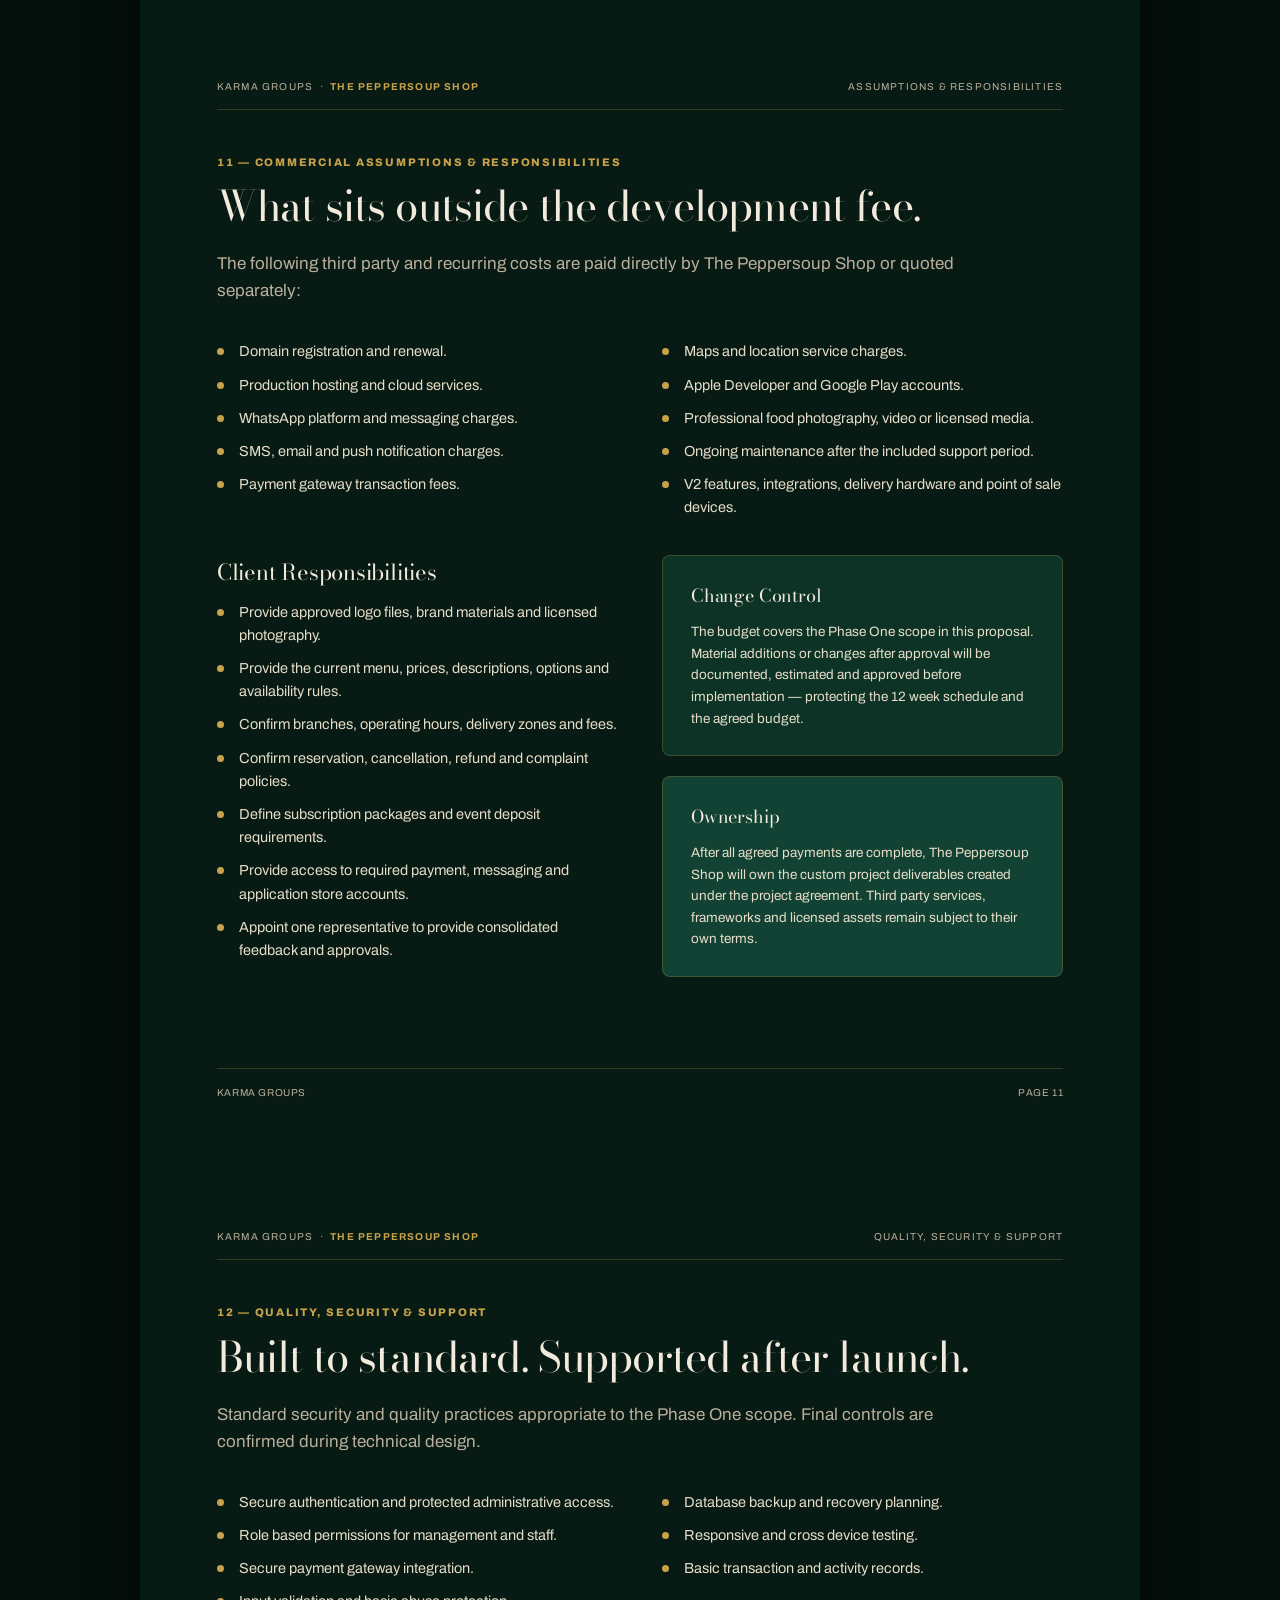
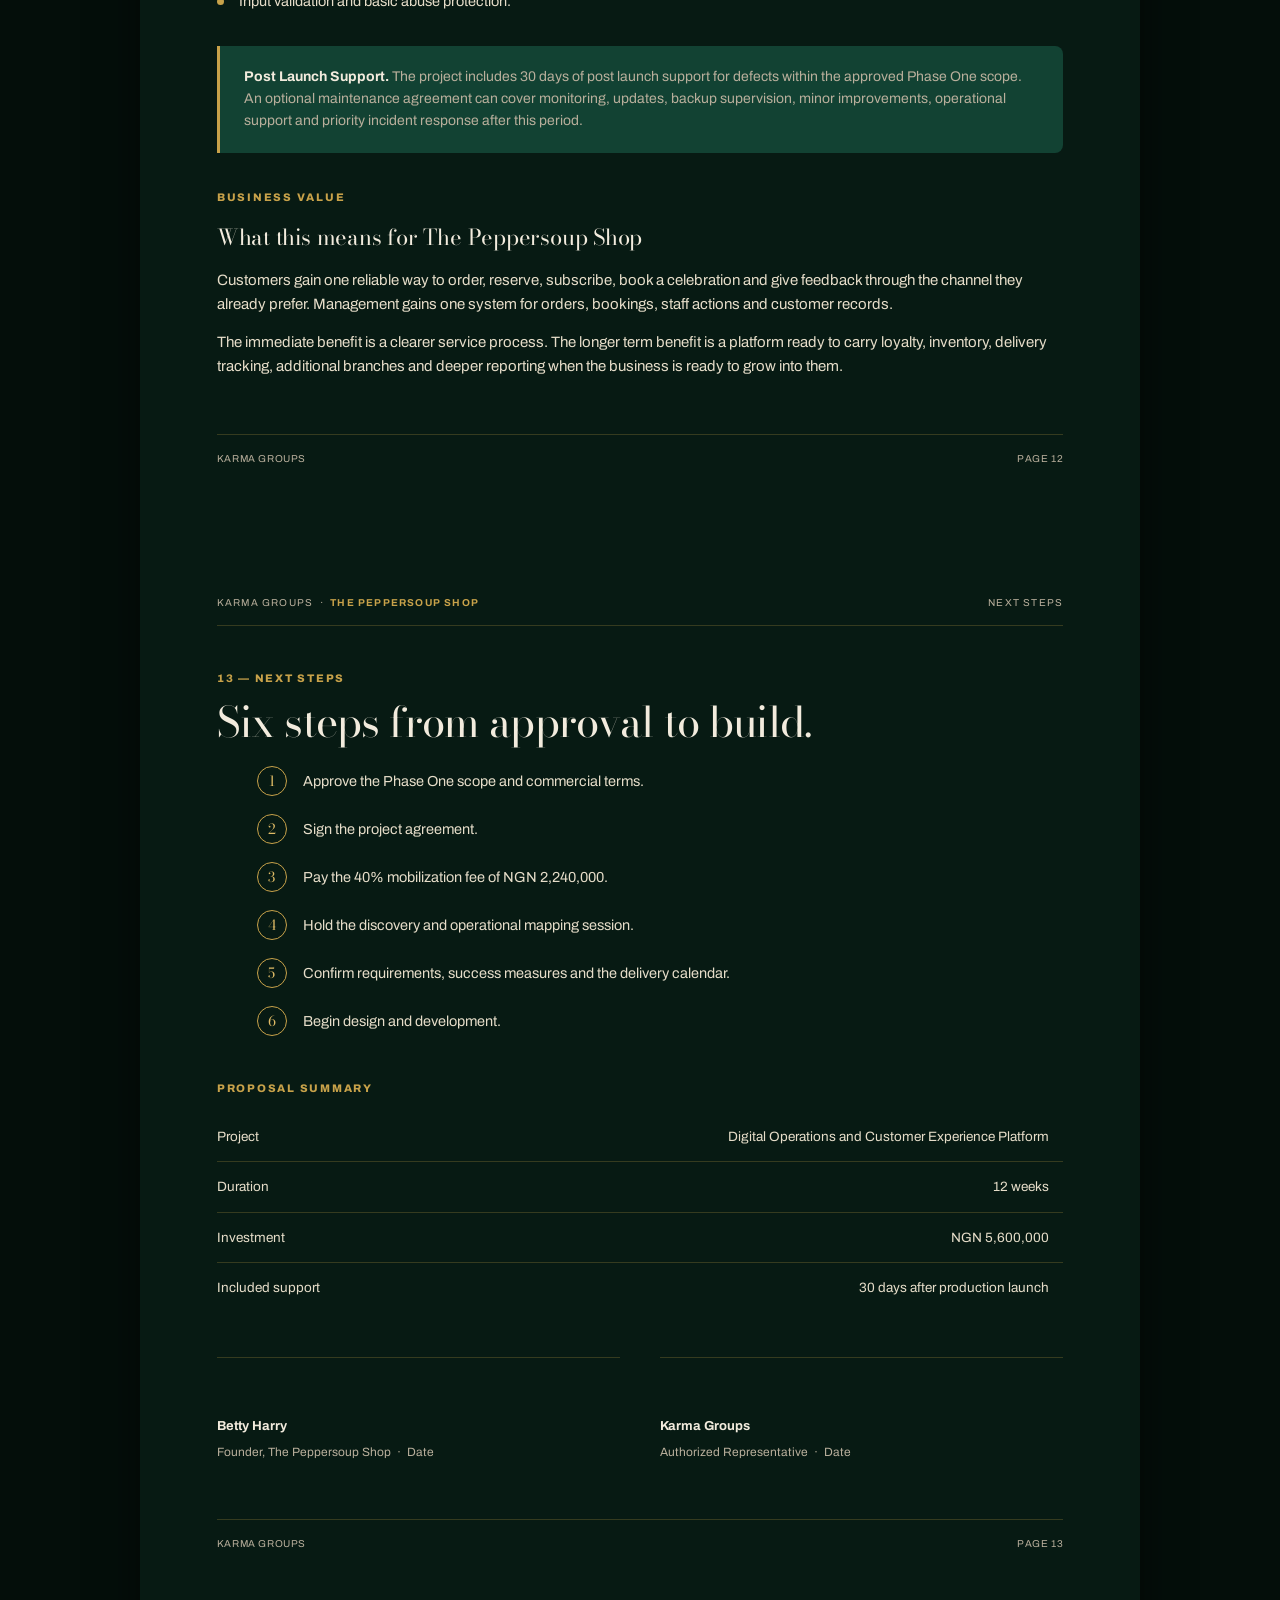
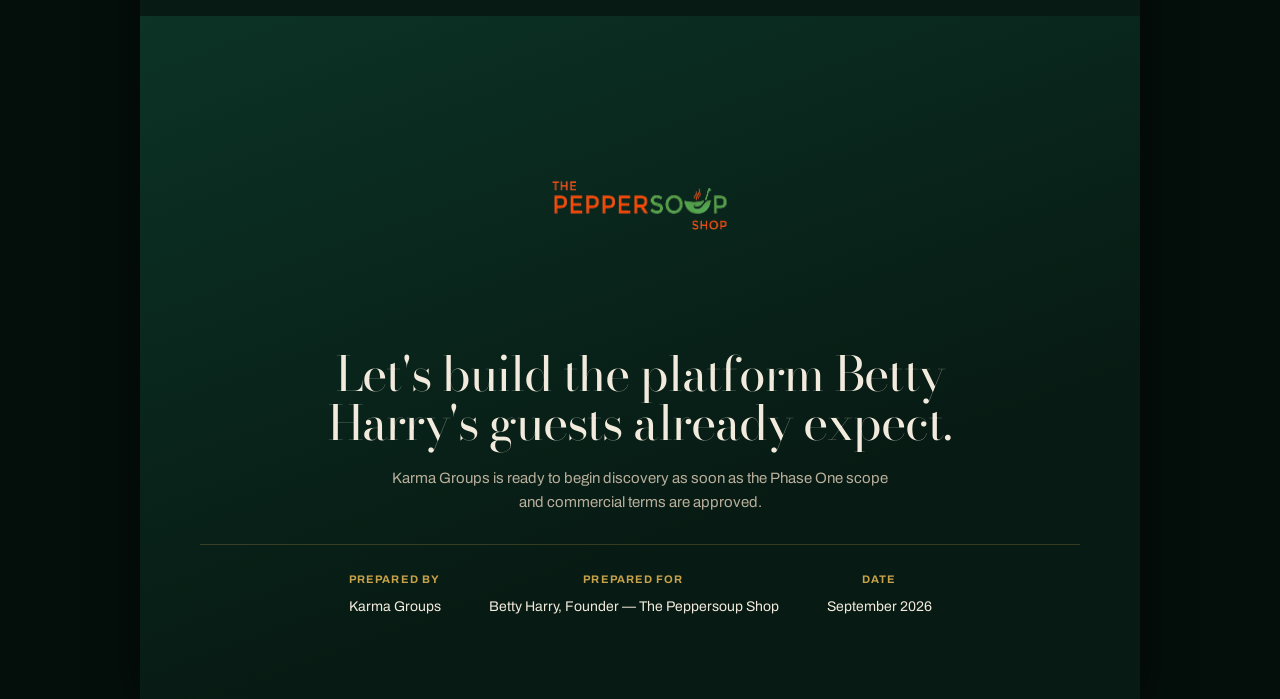
<file: Karma-Groups-Proposal-The-Peppersoup-Shop.html>
<!doctype html>
<html lang="en">
<head>
<meta charset="utf-8">
<meta name="viewport" content="width=device-width, initial-scale=1">
<title>Karma Groups — Proposal for The Peppersoup Shop</title>
<link rel="preconnect" href="https://fonts.googleapis.com">
<link rel="preconnect" href="https://fonts.gstatic.com" crossorigin>
<link href="https://fonts.googleapis.com/css2?family=Bodoni+Moda:ital,opsz,wght@0,6..96,400;0,6..96,500;0,6..96,700;1,6..96,400&family=Archivo:wght@400;500;600;700;800&display=swap" rel="stylesheet">
<style>
  :root{
    --mangrove:#0c3326;
    --mangrove-lift:#124233;
    --night:#071a13;
    --brass:#c8a24a;
    --brass-bright:#dfbb66;
    --ivory:#f2ebdd;
    --nsuku:#b9af9c;
    --ember:#ee4c1e;
    --calabash:#3fa34d;
    --madras:#9e2b25;
    --rule: rgba(200,162,74,0.24);
    --f-display:"Bodoni Moda", Didot, Georgia, serif;
    --f-body:"Archivo","Helvetica Neue",Arial,sans-serif;
  }
  *{box-sizing:border-box;}
  html,body{margin:0;padding:0;}
  body{
    background:#040e0a;
    color:var(--ivory);
    font-family:var(--f-body);
    font-size:15px;
    line-height:1.6;
    -webkit-font-smoothing:antialiased;
  }
  .proposal-wrap{
    max-width:1000px;
    margin:0 auto;
    background:var(--night);
    box-shadow:0 0 40px rgba(0,0,0,0.5);
  }
  a{color:inherit;}
  img{display:block;max-width:100%;}

  /* ---------- Cover ---------- */
  .cover{
    position:relative;
    min-height:90svh;
    padding:clamp(40px, 6vw, 80px) clamp(24px, 6vw, 80px);
    background:
      radial-gradient(circle at 85% 8%, rgba(63,163,77,0.16), transparent 32%),
      radial-gradient(circle at 8% 92%, rgba(200,162,74,0.10), transparent 38%),
      linear-gradient(180deg, var(--night) 0%, #081c14 55%, var(--mangrove) 100%);
    display:flex;
    flex-direction:column;
    justify-content:space-between;
    gap:60px;
    page-break-after:always;
    break-after:page;
  }
  .cover-top{
    display:flex;
    align-items:center;
    justify-content:space-between;
    gap: 20px;
    flex-wrap: wrap;
  }
  .karma-lockup{
    font-family:var(--f-display);
    font-size:22px;
    letter-spacing:0.02em;
    color:var(--ivory);
  }
  .karma-lockup span{color:var(--brass);}
  .cover-tag{
    font-size:11px;
    font-weight:700;
    letter-spacing:0.16em;
    text-transform:uppercase;
    color:var(--nsuku);
    border:1px solid var(--rule);
    padding:8px 14px;
    border-radius:99px;
  }
  .cover-mid{
    display:flex;
    align-items:center;
    gap:clamp(30px, 6vw, 64px);
  }
  .cover-mark{
    width:190px;
    height:190px;
    background:var(--ivory);
    border-radius:16px;
    display:flex;
    align-items:center;
    justify-content:center;
    box-shadow:0 30px 80px rgba(0,0,0,0.45);
    flex-shrink:0;
  }
  .cover-mark img{width:140px;height:140px;object-fit:contain;}
  .cover-eyebrow{
    color:var(--brass);
    font-size:12px;
    font-weight:800;
    letter-spacing:0.16em;
    text-transform:uppercase;
    margin-bottom:22px;
  }
  h1.cover-title{
    font-family:var(--f-display);
    font-weight:400;
    font-size:76px;
    line-height:0.98;
    letter-spacing:-0.03em;
    margin:0 0 26px;
    max-width:760px;
  }
  .cover-title em{font-style:italic;color:var(--brass-bright);}
  .cover-sub{
    font-size:19px;
    color:var(--nsuku);
    max-width:620px;
    line-height:1.5;
    margin:0;
  }
  .cover-bottom{
    display:flex;
    justify-content:space-between;
    align-items:flex-end;
    border-top:1px solid var(--rule);
    padding-top:28px;
  }
  .cover-meta-grid{
    display:flex;
    gap:56px;
  }
  .cover-meta-grid div strong{
    display:block;
    font-size:12px;
    letter-spacing:0.1em;
    text-transform:uppercase;
    color:var(--brass);
    margin-bottom:6px;
    font-weight:800;
    white-space:nowrap;
  }
  .cover-meta-grid div span{
    font-size:16px;
    color:var(--ivory);
    font-weight:600;
  }
  .cover-prepared{
    text-align:right;
    font-size:13px;
    color:var(--nsuku);
  }
  .cover-prepared strong{color:var(--ivory);display:block;font-size:15px;margin-bottom:3px;}

  /* ---------- Body sections ---------- */
  .sheet{
    background:var(--night);
    padding:clamp(40px, 6vw, 64px) clamp(24px, 6vw, 80px);
    page-break-after:always;
    break-after:page;
  }
  .sheet:last-of-type{page-break-after:auto;}
  .running-head{
    display:flex;
    justify-content:space-between;
    font-size:10px;
    letter-spacing:0.12em;
    text-transform:uppercase;
    color:var(--nsuku);
    border-bottom:1px solid var(--rule);
    padding-bottom:14px;
    margin-bottom:44px;
  }
  .running-head span strong{color:var(--brass);}

  .eyebrow{
    color:var(--brass);
    font-size:11px;
    font-weight:800;
    letter-spacing:0.16em;
    text-transform:uppercase;
    margin-bottom:14px;
  }
  h2{
    font-family:var(--f-display);
    font-weight:400;
    font-size:42px;
    line-height:1.02;
    letter-spacing:-0.02em;
    margin:0 0 22px;
    color:var(--ivory);
  }
  h3{
    font-family:var(--f-display);
    font-weight:400;
    font-size:22px;
    letter-spacing:-0.01em;
    margin:0 0 10px;
    color:var(--ivory);
  }
  p{margin:0 0 14px;color:#e6ddc9;}
  .lede{
    font-size:17px;
    color:var(--nsuku);
    max-width:760px;
    margin-bottom:36px;
  }
  .section-block{margin-bottom:40px;}
  .section-block:last-child{margin-bottom:0;}

  ul.list{margin:0;padding:0;list-style:none;}
  ul.list li{
    position:relative;
    padding-left:22px;
    margin-bottom:10px;
    color:#e6ddc9;
    font-size:14.5px;
  }
  ul.list li::before{
    content:"";
    position:absolute;
    left:0;top:8px;
    width:7px;height:7px;
    border-radius:50%;
    background:var(--brass);
  }
  .two-col{display:flex;gap:44px;}
  .two-col > div{flex:1;}

  .card{
    background:var(--mangrove-lift);
    border:1px solid var(--rule);
    border-radius:8px;
    padding:26px 28px;
  }
  .card.dark{background:var(--mangrove);}

  .stat-row{
    display:flex;
    gap:20px;
    margin:28px 0 8px;
  }
  .stat{
    flex:1;
    border:1px solid var(--rule);
    border-radius:8px;
    padding:22px 20px;
    background:var(--mangrove-lift);
  }
  .stat strong{
    display:block;
    font-family:var(--f-display);
    font-size:30px;
    color:var(--brass-bright);
    margin-bottom:6px;
    font-weight:400;
  }
  .stat span{font-size:12.5px;color:var(--nsuku);}

  table.grid-table{
    width:100%;
    border-collapse:collapse;
    font-size:13.5px;
  }
  table.grid-table th{
    text-align:left;
    font-size:11px;
    letter-spacing:0.08em;
    text-transform:uppercase;
    color:var(--brass);
    font-weight:800;
    padding:0 14px 12px 0;
    border-bottom:1px solid var(--rule);
  }
  table.grid-table td{
    padding:14px 14px 14px 0;
    border-bottom:1px solid var(--rule);
    color:#e6ddc9;
    vertical-align:top;
  }
  table.grid-table tr:last-child td{border-bottom:none;}
  table.grid-table td.num, table.grid-table th.num{text-align:right;white-space:nowrap;}
  table.grid-table tr.total td{
    font-weight:800;
    color:var(--ivory);
    border-top:2px solid var(--brass);
    border-bottom:none;
    padding-top:16px;
  }

  .journey-steps{counter-reset:step;}
  .journey-steps li{
    position:relative;
    padding-left:40px;
    margin-bottom:16px;
    color:#e6ddc9;
    font-size:14.5px;
    list-style:none;
  }
  .journey-steps li::before{
    counter-increment:step;
    content:counter(step);
    position:absolute;
    left:0;top:-2px;
    width:26px;height:26px;
    border-radius:50%;
    background:var(--brass);
    color:var(--night);
    font-weight:800;
    font-size:12px;
    display:flex;
    align-items:center;
    justify-content:center;
  }

  .pill-row{display:flex;gap:10px;flex-wrap:wrap;margin-bottom:20px;}
  .pill{
    font-size:12px;
    font-weight:700;
    padding:7px 14px;
    border-radius:99px;
    border:1px solid var(--rule);
    color:var(--nsuku);
  }

  .badge-amount{
    display:inline-block;
    font-family:var(--f-display);
    font-size:22px;
    color:var(--brass-bright);
  }

  .callout{
    border-left:3px solid var(--brass);
    background:var(--mangrove-lift);
    padding:20px 24px;
    border-radius:0 8px 8px 0;
    font-size:14px;
    color:var(--nsuku);
  }
  .callout strong{color:var(--ivory);}

  .footer-page{
    display:flex;
    justify-content:space-between;
    margin-top:56px;
    padding-top:16px;
    border-top:1px solid var(--rule);
    font-size:10px;
    color:var(--nsuku);
    letter-spacing:0.06em;
    text-transform:uppercase;
  }

  /* Investment hero band */
  .invest-hero{
    text-align:center;
    padding:44px 20px;
    background:linear-gradient(135deg, var(--mangrove) 0%, var(--mangrove-lift) 100%);
    border-radius:10px;
    margin-bottom:36px;
  }
  .invest-hero .eyebrow{justify-content:center;text-align:center;}
  .invest-hero .amount{
    font-family:var(--f-display);
    font-size:64px;
    color:var(--brass-bright);
    margin:6px 0 8px;
  }
  .invest-hero .sub{color:var(--nsuku);font-size:14px;margin:0;}

  /* signature block */
  .sign-grid{display:flex;gap:40px;margin-top:40px;}
  .sign-block{flex:1;border-top:1px solid var(--rule);padding-top:14px;}
  .sign-block strong{display:block;color:var(--ivory);font-size:13px;margin-bottom:2px;}
  .sign-block span{color:var(--nsuku);font-size:12px;}
  .sign-line{height:44px;}

  .next-steps li{
    display:flex;
    gap:16px;
    align-items:flex-start;
    margin-bottom:18px;
  }
  .next-steps .n{
    flex-shrink:0;
    width:30px;height:30px;
    border-radius:50%;
    border:1px solid var(--brass);
    color:var(--brass-bright);
    display:flex;align-items:center;justify-content:center;
    font-family:var(--f-display);
    font-size:14px;
  }
  .next-steps p{margin:0;color:#e6ddc9;font-size:14.5px;padding-top:4px;}

  .closing{
    text-align:center;
    padding:80px 60px;
  }
  .closing .wordmark{width:220px;margin:0 auto 34px;}
  .closing h2{font-size:48px;max-width:700px;margin:0 auto 18px;}
  .closing p{max-width:520px;margin:0 auto 30px;color:var(--nsuku);}
  .contact-row{
    display:flex;
    justify-content:center;
    gap:48px;
    margin-top:20px;
    padding-top:26px;
    border-top:1px solid var(--rule);
  }
  .contact-row div strong{display:block;color:var(--brass);font-size:11px;letter-spacing:0.1em;text-transform:uppercase;margin-bottom:6px;}
  .contact-row div span{color:var(--ivory);font-size:14px;}

  @media (max-width: 800px) {
    .cover-mid { flex-direction: column; text-align: center; }
    .cover-title { font-size: clamp(40px, 10vw, 76px) !important; }
    .cover-bottom { flex-direction: column; align-items: flex-start; gap: 30px; }
    .cover-meta-grid { flex-wrap: wrap; gap: 20px; }
    .cover-prepared { text-align: left; }
    .two-col { flex-direction: column; gap: 24px; }
    ul.list.two-col-list { columns: 1 !important; }
    h2 { font-size: clamp(32px, 8vw, 42px); }
    .stat-row { flex-direction: column; }
    .sign-grid { flex-direction: column; gap: 24px; }
    .contact-row { flex-direction: column; gap: 24px; text-align: center; }
    .closing { padding: 60px 24px; }
  }
</style>
</head>
<body>
<div class="proposal-wrap">

<!-- ============ COVER ============ -->
<div class="cover">
  <div class="cover-top">
    <div class="karma-lockup">KARMA <span>GROUPS</span></div>
    <div class="cover-tag">Commercial Proposal</div>
  </div>

  <div class="cover-mid">
    <div class="cover-mark"><img src="[data-uri]" alt="The Peppersoup Shop"></div>
    <div>
      <div class="cover-eyebrow">Prepared exclusively for The Peppersoup Shop</div>
      <h1 class="cover-title">A digital home for every bowl, <em>booking and guest.</em></h1>
      <p class="cover-sub">A connected website, mobile app, WhatsApp ordering assistant and operations platform — built to carry The Peppersoup Shop's warmth from the kitchen to every screen.</p>
    </div>
  </div>

  <div class="cover-bottom">
    <div class="cover-meta-grid">
      <div><strong>Prepared for</strong><span>Betty Harry, Founder</span></div>
      <div><strong>Prepared by</strong><span>Karma Groups</span></div>
      <div><strong>Investment</strong><span>NGN 5,600,000</span></div>
      <div><strong>Duration</strong><span>12 weeks</span></div>
    </div>
    <div class="cover-prepared">
      <strong>September 2026</strong>
      Digital Operations &amp; Customer Experience Platform
    </div>
  </div>
</div>

<!-- ============ 1. EXECUTIVE SUMMARY ============ -->
<div class="sheet">
  <div class="running-head"><span>Karma Groups &nbsp;&middot;&nbsp; <strong>The Peppersoup Shop</strong></span><span>Executive Summary</span></div>

  <div class="eyebrow">01 — Executive Summary</div>
  <h2>One platform, every doorway a customer already uses.</h2>
  <p class="lede">Karma Groups proposes a 12 week engagement to design and build one connected platform for ordering, reservations, event bookings, meal subscriptions, customer feedback and staff operations — a responsive website, Android and iOS apps, a structured WhatsApp ordering assistant, and a role based operations application for Betty Harry's team.</p>

  <div class="invest-hero">
    <div class="eyebrow">Phase One Investment</div>
    <div class="amount">NGN 5,600,000</div>
    <p class="sub">Covers design and development of the first production release, deployment support, staff training and 30 days of post launch defect support. Third party usage fees and the V2 roadmap are priced separately.</p>
  </div>

  <div class="two-col">
    <div class="card">
      <h3>Where things stand today</h3>
      <p style="margin-bottom:0">Orders already move through WhatsApp, but every conversation needs a person to answer routine questions, collect the same details and relay the request to staff. Reservations, event enquiries, reviews and complaints scatter across individual chats, leaving management with limited visibility once records live in different channels.</p>
    </div>
    <div class="card dark">
      <h3>What Karma Groups will build</h3>
      <p style="margin-bottom:0">A system that keeps the convenience of WhatsApp while giving The Peppersoup Shop one source of truth for every order, payment, reservation, event request, subscription and customer issue — across web, mobile and chat.</p>
    </div>
  </div>

  <div class="footer-page"><span>Karma Groups</span><span>Page 01</span></div>
</div>

<!-- ============ 2. OPPORTUNITY + RESULTS + OBJECTIVES ============ -->
<div class="sheet">
  <div class="running-head"><span>Karma Groups &nbsp;&middot;&nbsp; <strong>The Peppersoup Shop</strong></span><span>The Opportunity</span></div>

  <div class="eyebrow">02 — The Business Opportunity</div>
  <h2>Expected business results</h2>
  <p class="lede">Bringing every channel onto one operational record turns scattered conversations into a single, manageable service system.</p>

  <ul class="list two-col-list" style="columns:2;column-gap:44px;margin-bottom:40px;">
    <li>Faster responses for routine orders, reservations and enquiries.</li>
    <li>Fewer missed orders and fewer repeated questions for customers.</li>
    <li>A consistent menu, price and availability record across every channel.</li>
    <li>Clear responsibility for managers, kitchen staff and ground staff.</li>
    <li>Better visibility into sales, bookings, subscriptions and customer feedback.</li>
    <li>A digital foundation that can support additional branches and services.</li>
  </ul>

  <div class="section-block">
    <div class="eyebrow">Project Objectives</div>
    <h3 style="margin-bottom:16px">What the platform must do from day one</h3>
    <div class="two-col">
      <ul class="list">
        <li>Accept immediate and scheduled orders through the website, mobile applications and WhatsApp.</li>
        <li>Collect online payments and deposits for eligible services.</li>
        <li>Manage table reservations, celebrations, catering and private events.</li>
      </ul>
      <ul class="list">
        <li>Offer recurring meal plans when the business has approved packages.</li>
        <li>Centralize customer reviews, private complaints and management responses.</li>
        <li>Give authorized staff the information and controls required for daily service.</li>
      </ul>
    </div>
  </div>

  <div class="footer-page"><span>Karma Groups</span><span>Page 02</span></div>
</div>

<!-- ============ 3. PROPOSED SOLUTION — WEBSITE + APPS ============ -->
<div class="sheet">
  <div class="running-head"><span>Karma Groups &nbsp;&middot;&nbsp; <strong>The Peppersoup Shop</strong></span><span>Proposed Solution</span></div>

  <div class="eyebrow">03 — Proposed Solution</div>
  <h2>Customers choose the channel. Staff work from one record.</h2>
  <p class="lede">One shared backend holds customer information, menus, orders, payments, bookings and status updates — no matter where the order started.</p>

  <div class="two-col">
    <div class="section-block">
      <h3>Customer Website</h3>
      <ul class="list">
        <li>Browse food and drinks by category, with images, descriptions, prices, portion information and availability.</li>
        <li>Customize menu items, select extras and add products to a basket.</li>
        <li>Choose delivery or pickup and place an immediate or scheduled order.</li>
        <li>Select an available date and time from a calendar.</li>
        <li>Pay online and receive confirmation.</li>
        <li>Create an account, view previous orders and reorder.</li>
        <li>Reserve a table or submit an event request.</li>
        <li>Subscribe to an approved meal plan.</li>
        <li>Submit a review, private complaint or service enquiry.</li>
      </ul>
    </div>
    <div class="section-block">
      <h3>Android &amp; iOS Applications</h3>
      <p>A cross platform application delivers the same essential service on Android and iOS without the cost of building two separate native products.</p>
      <ul class="list">
        <li>Customer registration, login and profile management.</li>
        <li>Menu browsing, search, favourites, basket and checkout.</li>
        <li>Saved addresses, order history and quick reordering.</li>
        <li>Delivery, pickup and scheduled ordering.</li>
        <li>Reservations, event requests and meal subscriptions.</li>
        <li>Push notifications for order status, booking confirmation and approved promotions.</li>
        <li>Customer reviews and feedback.</li>
      </ul>
    </div>
  </div>

  <div class="callout"><strong>One shared customer record.</strong> Orders placed on the website, mobile applications or WhatsApp all enter the same operations platform — staff never maintain separate order lists per channel.</div>

  <div class="footer-page"><span>Karma Groups</span><span>Page 03</span></div>
</div>

<!-- ============ 4. WHATSAPP JOURNEYS ============ -->
<div class="sheet">
  <div class="running-head"><span>Karma Groups &nbsp;&middot;&nbsp; <strong>The Peppersoup Shop</strong></span><span>WhatsApp &amp; Service Journeys</span></div>

  <div class="eyebrow">04 — WhatsApp Ordering &amp; Service Journeys</div>
  <h2>A guided assistant, with a person always one step away.</h2>
  <p class="lede">The first WhatsApp version uses a structured, menu driven flow — reliable, easy to test, and right for the Phase One budget. Customers can move to a staff member whenever the automated flow no longer fits.</p>

  <ol class="journey-steps list" style="margin-bottom:36px">
    <li>The customer starts a conversation and selects an action.</li>
    <li>The assistant presents menu categories and available items.</li>
    <li>The customer selects items, quantities and supported options.</li>
    <li>The customer chooses delivery, pickup or a scheduled order.</li>
    <li>The assistant collects contact and fulfilment details.</li>
    <li>The customer receives an order summary and payment link.</li>
    <li>The confirmed order enters the operations dashboard.</li>
    <li>The customer receives status updates or moves to a staff member when needed.</li>
  </ol>

  <div class="two-col">
    <div class="card">
      <h3>Table Reservations</h3>
      <ul class="list">
        <li>Date, time, guest count and branch selection.</li>
        <li>Availability confirmation and deposit where required.</li>
        <li>Customer confirmation, reminder and cancellation status.</li>
        <li>A calendar view for authorized staff.</li>
      </ul>
    </div>
    <div class="card dark">
      <h3>Events &amp; Celebrations</h3>
      <p style="font-size:13.5px">Birthdays, private parties, corporate events, group dining and catering use an enquiry and quotation process, since final pricing depends on guest count, menu, location and service requirements.</p>
      <ul class="list">
        <li>Event type, preferred date and time, guest count and location.</li>
        <li>Menu or package preference and special requirements.</li>
        <li>Management review, quotation and customer approval.</li>
      </ul>
    </div>
  </div>

  <p style="margin-top:24px"><strong style="color:var(--ivory)">Meal Subscriptions —</strong> customers choose approved weekly or monthly plans, select eligible delivery days and manage renewal. Subscription packages and operating rules are confirmed by the business before launch.</p>

  <div class="footer-page"><span>Karma Groups</span><span>Page 04</span></div>
</div>

<!-- ============ 5. FEEDBACK + OPERATIONS ============ -->
<div class="sheet">
  <div class="running-head"><span>Karma Groups &nbsp;&middot;&nbsp; <strong>The Peppersoup Shop</strong></span><span>Feedback &amp; Operations</span></div>

  <div class="eyebrow">05 — Customer Feedback &amp; Business Operations</div>
  <h2>Every review, complaint and shift, on one screen.</h2>

  <div class="two-col">
    <div class="section-block">
      <h3>Reviews &amp; Complaints</h3>
      <ul class="list">
        <li>Star ratings and written feedback.</li>
        <li>Separate ratings for food, service, delivery and ambience where relevant.</li>
        <li>Reviews linked to completed orders where possible.</li>
        <li>Optional customer photographs.</li>
        <li>Administrative moderation and management responses.</li>
        <li>A private complaint route with assignment, status and resolution records.</li>
        <li>Approved testimonials selected for public display.</li>
      </ul>
    </div>
    <div class="section-block">
      <h3>Operations Web Application</h3>
      <p>Role based access means each staff member sees only the information and actions required for their work.</p>
      <table class="grid-table">
        <thead><tr><th>Role</th><th>Primary responsibilities</th></tr></thead>
        <tbody>
          <tr><td><strong>Super&nbsp;admin</strong></td><td>System settings, user access, roles, menu control, transactions, reports and activity records.</td></tr>
          <tr><td><strong>Manager</strong></td><td>Orders, payments, reservations, events, customers, subscriptions, reviews, complaints and staff assignment.</td></tr>
          <tr><td><strong>Kitchen staff</strong></td><td>Incoming orders, quantities, preparation notes, scheduled deadlines and preparation status.</td></tr>
          <tr><td><strong>Ground staff</strong></td><td>Assigned orders, table status, guest arrival, service progress, delivery completion and issue escalation.</td></tr>
        </tbody>
      </table>
    </div>
  </div>

  <div class="section-block" style="margin-top:36px">
    <h3>Central Operating Flow</h3>
    <ol class="journey-steps list">
      <li>The customer places an order or submits a booking through the website, app or WhatsApp.</li>
      <li>The platform records the request and confirms payment or deposit status.</li>
      <li>The operations dashboard routes the request to the appropriate manager or team.</li>
      <li>Kitchen or service staff update progress.</li>
      <li>The customer receives clear status messages.</li>
      <li>The completed transaction becomes available for reporting and customer history.</li>
    </ol>
  </div>

  <div class="footer-page"><span>Karma Groups</span><span>Page 05</span></div>
</div>

<!-- ============ 6. BRAND DIRECTION ============ -->
<div class="sheet">
  <div class="running-head"><span>Karma Groups &nbsp;&middot;&nbsp; <strong>The Peppersoup Shop</strong></span><span>Experience &amp; Brand Direction</span></div>

  <div class="eyebrow">06 — Experience &amp; Brand Direction</div>
  <h2>Warm enough to host. Clear enough to order.</h2>
  <p class="lede">The customer experience will follow the visual direction established for The Peppersoup Shop — carried consistently across web, app, WhatsApp and operations.</p>

  <div class="two-col" style="margin-bottom:32px">
    <div class="card dark">
      <h3 style="font-size:18px">Palette</h3>
      <div class="pill-row">
        <span class="pill">Mangrove &amp; Night surfaces</span>
        <span class="pill">Brass highlights</span>
        <span class="pill">Calabash green</span>
        <span class="pill">Ember orange</span>
      </div>
      <p style="margin-bottom:0;font-size:13.5px">Dark, editorial surfaces let the brass accents and the logo's green and orange carry every call to action.</p>
    </div>
    <div class="card">
      <h3 style="font-size:18px">Typography</h3>
      <p style="margin-bottom:8px;font-family:var(--f-display);font-size:22px">Bodoni Moda</p>
      <p style="margin-bottom:0;font-size:13.5px">for editorial headings, paired with <strong style="color:var(--ivory)">Archivo</strong> for clear, dependable service information — menus, statuses and controls.</p>
    </div>
  </div>

  <p>Food photography, menu clarity and direct actions take priority. Motion stays brief and functional, especially during ordering, payment and status changes. The platform remains usable on smaller phones, slower connections and assistive technologies — because service quality shouldn't depend on the device in hand.</p>

  <div class="footer-page"><span>Karma Groups</span><span>Page 06</span></div>
</div>

<!-- ============ 7. PHASE ONE DELIVERABLES ============ -->
<div class="sheet">
  <div class="running-head"><span>Karma Groups &nbsp;&middot;&nbsp; <strong>The Peppersoup Shop</strong></span><span>Phase One Deliverables</span></div>

  <div class="eyebrow">07 — Phase One Deliverables</div>
  <h2>What ships in this engagement.</h2>

  <div class="two-col">
    <div class="section-block">
      <h3>Customer Experience</h3>
      <ul class="list">
        <li>Responsive public website.</li>
        <li>Cross platform Android and iOS application.</li>
        <li>Customer accounts and profiles.</li>
        <li>Digital menu, basket, checkout and online payment integration.</li>
        <li>Delivery, pickup and scheduled ordering.</li>
        <li>Reservation and event booking journeys.</li>
        <li>Meal subscriptions.</li>
        <li>Customer reviews and private complaints.</li>
        <li>Customer notifications and order history.</li>
      </ul>
    </div>
    <div class="section-block">
      <h3>Business Operations</h3>
      <ul class="list">
        <li>Super administrator and manager access.</li>
        <li>Kitchen and ground staff interfaces.</li>
        <li>Menu, pricing and availability management.</li>
        <li>Order, payment, reservation and event management.</li>
        <li>Subscription management.</li>
        <li>Review moderation and complaint tracking.</li>
        <li>Role based access control.</li>
        <li>Basic sales and operational reports.</li>
      </ul>
    </div>
  </div>

  <div class="section-block" style="margin-top:8px">
    <h3>Delivery &amp; Launch</h3>
    <ul class="list" style="columns:2;column-gap:44px">
      <li>Technical architecture, database and core APIs.</li>
      <li>Quality assurance and cross device testing.</li>
      <li>Production deployment and application store submission support.</li>
      <li>Administrator and staff training.</li>
      <li>Basic operating documentation.</li>
      <li>30 days of post launch defect support.</li>
    </ul>
  </div>

  <div class="footer-page"><span>Karma Groups</span><span>Page 07</span></div>
</div>

<!-- ============ 8. V2 ROADMAP ============ -->
<div class="sheet">
  <div class="running-head"><span>Karma Groups &nbsp;&middot;&nbsp; <strong>The Peppersoup Shop</strong></span><span>V2 Growth Roadmap</span></div>

  <div class="eyebrow">08 — V2 Growth Roadmap</div>
  <h2>What's next, once Phase One is live.</h2>
  <p class="lede">V2 is scoped after launch, using real customer behaviour and operational data to set priorities. The items below are not included in the NGN 5,600,000 Phase One investment.</p>

  <div class="two-col">
    <ul class="list">
      <li><strong style="color:var(--ivory)">Advanced WhatsApp Intelligence —</strong> natural language ordering, returning customer recognition, voice note support, multilingual responses and smarter agent handover.</li>
      <li><strong style="color:var(--ivory)">Loyalty &amp; Customer Engagement —</strong> points, customer tiers, referral codes, birthday rewards, coupons, gift cards and customer segments.</li>
      <li><strong style="color:var(--ivory)">Inventory &amp; Procurement —</strong> ingredient stock, low stock alerts, purchase requests, approvals, suppliers, stock usage and waste reporting.</li>
    </ul>
    <ul class="list">
      <li><strong style="color:var(--ivory)">Delivery &amp; Logistics —</strong> rider assignment, live tracking, delivery zones, estimated arrival times, route support and proof of delivery.</li>
      <li><strong style="color:var(--ivory)">Multi Branch Management —</strong> branch menus, prices, stock, staff assignment, nearest branch routing and consolidated reporting.</li>
      <li><strong style="color:var(--ivory)">Advanced Reporting &amp; Integrations —</strong> retention, item and event performance, demand forecasting, POS, accounting, CRM and corporate accounts.</li>
    </ul>
  </div>

  <div class="footer-page"><span>Karma Groups</span><span>Page 08</span></div>
</div>

<!-- ============ 9. SCHEDULE ============ -->
<div class="sheet">
  <div class="running-head"><span>Karma Groups &nbsp;&middot;&nbsp; <strong>The Peppersoup Shop</strong></span><span>Development Schedule</span></div>

  <div class="eyebrow">09 — Development Schedule</div>
  <h2>Twelve weeks, three milestones.</h2>
  <p class="lede">The schedule depends on timely access to menu information, branding materials, required accounts and consolidated stakeholder feedback.</p>

  <table class="grid-table" style="margin-bottom:32px">
    <thead><tr><th>Period</th><th>Focus</th><th>Planned work</th></tr></thead>
    <tbody>
      <tr><td><strong>Month One</strong></td><td>Strategy, Design &amp; Foundation</td><td>Discovery, operational mapping, requirements, customer journeys, interface design, database architecture and backend foundation.</td></tr>
      <tr><td><strong>Month Two</strong></td><td>Product Development</td><td>Customer website, mobile applications, operations platform, ordering, reservations, events, subscriptions, reviews and WhatsApp flow.</td></tr>
      <tr><td><strong>Month Three</strong></td><td>Integration, Testing &amp; Launch</td><td>Payments, notifications, end to end integration, quality assurance, user acceptance, training, deployment and store submission.</td></tr>
    </tbody>
  </table>

  <h3>Delivery Method</h3>
  <ul class="list" style="columns:2;column-gap:44px">
    <li>Discovery and approval of the Phase One requirements.</li>
    <li>Design review before full interface development.</li>
    <li>Regular working demonstrations during implementation.</li>
    <li>A complete integrated beta for customer acceptance testing.</li>
    <li>Launch preparation, staff training and production handover.</li>
  </ul>

  <div class="footer-page"><span>Karma Groups</span><span>Page 09</span></div>
</div>

<!-- ============ 10. INVESTMENT ============ -->
<div class="sheet">
  <div class="running-head"><span>Karma Groups &nbsp;&middot;&nbsp; <strong>The Peppersoup Shop</strong></span><span>Project Investment</span></div>

  <div class="eyebrow">10 — Project Investment</div>
  <h2>NGN 5,600,000 total Phase One investment.</h2>
  <p class="lede">The allocation below shows how the budget supports the approved first release.</p>

  <table class="grid-table" style="margin-bottom:36px">
    <thead><tr><th>Workstream</th><th class="num">Amount</th></tr></thead>
    <tbody>
      <tr><td>Discovery, operational planning and UX/UI design</td><td class="num">NGN 500,000</td></tr>
      <tr><td>Backend, database, APIs and payment integration</td><td class="num">NGN 900,000</td></tr>
      <tr><td>Customer facing website</td><td class="num">NGN 750,000</td></tr>
      <tr><td>Android and iOS cross platform application</td><td class="num">NGN 1,300,000</td></tr>
      <tr><td>Admin and staff operations platform</td><td class="num">NGN 950,000</td></tr>
      <tr><td>WhatsApp ordering and customer review system</td><td class="num">NGN 500,000</td></tr>
      <tr><td>Testing, deployment, training and documentation</td><td class="num">NGN 450,000</td></tr>
      <tr><td>Project management and contingency</td><td class="num">NGN 250,000</td></tr>
      <tr class="total"><td>Total project investment</td><td class="num">NGN 5,600,000</td></tr>
    </tbody>
  </table>

  <h3>Payment Schedule</h3>
  <table class="grid-table">
    <thead><tr><th>Milestone</th><th class="num">Share</th><th class="num">Amount</th></tr></thead>
    <tbody>
      <tr><td>Project commencement and mobilization</td><td class="num">40%</td><td class="num">NGN 2,240,000</td></tr>
      <tr><td>Design approval and system foundation</td><td class="num">30%</td><td class="num">NGN 1,680,000</td></tr>
      <tr><td>Delivery of integrated beta</td><td class="num">20%</td><td class="num">NGN 1,120,000</td></tr>
      <tr><td>Production launch and handover</td><td class="num">10%</td><td class="num">NGN 560,000</td></tr>
      <tr class="total"><td>Total</td><td class="num">100%</td><td class="num">NGN 5,600,000</td></tr>
    </tbody>
  </table>

  <div class="footer-page"><span>Karma Groups</span><span>Page 10</span></div>
</div>

<!-- ============ 11. ASSUMPTIONS & RESPONSIBILITIES ============ -->
<div class="sheet">
  <div class="running-head"><span>Karma Groups &nbsp;&middot;&nbsp; <strong>The Peppersoup Shop</strong></span><span>Assumptions &amp; Responsibilities</span></div>

  <div class="eyebrow">11 — Commercial Assumptions &amp; Responsibilities</div>
  <h2>What sits outside the development fee.</h2>
  <p class="lede">The following third party and recurring costs are paid directly by The Peppersoup Shop or quoted separately:</p>

  <ul class="list" style="columns:2;column-gap:44px;margin-bottom:36px">
    <li>Domain registration and renewal.</li>
    <li>Production hosting and cloud services.</li>
    <li>WhatsApp platform and messaging charges.</li>
    <li>SMS, email and push notification charges.</li>
    <li>Payment gateway transaction fees.</li>
    <li>Maps and location service charges.</li>
    <li>Apple Developer and Google Play accounts.</li>
    <li>Professional food photography, video or licensed media.</li>
    <li>Ongoing maintenance after the included support period.</li>
    <li>V2 features, integrations, delivery hardware and point of sale devices.</li>
  </ul>

  <div class="two-col">
    <div class="section-block">
      <h3>Client Responsibilities</h3>
      <ul class="list">
        <li>Provide approved logo files, brand materials and licensed photography.</li>
        <li>Provide the current menu, prices, descriptions, options and availability rules.</li>
        <li>Confirm branches, operating hours, delivery zones and fees.</li>
        <li>Confirm reservation, cancellation, refund and complaint policies.</li>
        <li>Define subscription packages and event deposit requirements.</li>
        <li>Provide access to required payment, messaging and application store accounts.</li>
        <li>Appoint one representative to provide consolidated feedback and approvals.</li>
      </ul>
    </div>
    <div class="section-block">
      <div class="card dark" style="margin-bottom:20px">
        <h3 style="font-size:18px">Change Control</h3>
        <p style="margin-bottom:0;font-size:13.5px">The budget covers the Phase One scope in this proposal. Material additions or changes after approval will be documented, estimated and approved before implementation — protecting the 12 week schedule and the agreed budget.</p>
      </div>
      <div class="card">
        <h3 style="font-size:18px">Ownership</h3>
        <p style="margin-bottom:0;font-size:13.5px">After all agreed payments are complete, The Peppersoup Shop will own the custom project deliverables created under the project agreement. Third party services, frameworks and licensed assets remain subject to their own terms.</p>
      </div>
    </div>
  </div>

  <div class="footer-page"><span>Karma Groups</span><span>Page 11</span></div>
</div>

<!-- ============ 12. QUALITY, SECURITY, SUPPORT + VALUE ============ -->
<div class="sheet">
  <div class="running-head"><span>Karma Groups &nbsp;&middot;&nbsp; <strong>The Peppersoup Shop</strong></span><span>Quality, Security &amp; Support</span></div>

  <div class="eyebrow">12 — Quality, Security &amp; Support</div>
  <h2>Built to standard. Supported after launch.</h2>
  <p class="lede">Standard security and quality practices appropriate to the Phase One scope. Final controls are confirmed during technical design.</p>

  <ul class="list" style="columns:2;column-gap:44px;margin-bottom:32px">
    <li>Secure authentication and protected administrative access.</li>
    <li>Role based permissions for management and staff.</li>
    <li>Secure payment gateway integration.</li>
    <li>Input validation and basic abuse protection.</li>
    <li>Database backup and recovery planning.</li>
    <li>Responsive and cross device testing.</li>
    <li>Basic transaction and activity records.</li>
  </ul>

  <div class="callout" style="margin-bottom:36px"><strong>Post Launch Support.</strong> The project includes 30 days of post launch support for defects within the approved Phase One scope. An optional maintenance agreement can cover monitoring, updates, backup supervision, minor improvements, operational support and priority incident response after this period.</div>

  <div class="eyebrow">Business Value</div>
  <h3 style="margin-bottom:12px">What this means for The Peppersoup Shop</h3>
  <p>Customers gain one reliable way to order, reserve, subscribe, book a celebration and give feedback through the channel they already prefer. Management gains one system for orders, bookings, staff actions and customer records.</p>
  <p style="margin-bottom:0">The immediate benefit is a clearer service process. The longer term benefit is a platform ready to carry loyalty, inventory, delivery tracking, additional branches and deeper reporting when the business is ready to grow into them.</p>

  <div class="footer-page"><span>Karma Groups</span><span>Page 12</span></div>
</div>

<!-- ============ 13. NEXT STEPS + SIGN OFF ============ -->
<div class="sheet">
  <div class="running-head"><span>Karma Groups &nbsp;&middot;&nbsp; <strong>The Peppersoup Shop</strong></span><span>Next Steps</span></div>

  <div class="eyebrow">13 — Next Steps</div>
  <h2>Six steps from approval to build.</h2>

  <ol class="list next-steps" style="margin-bottom:44px">
    <li><span class="n">1</span><p>Approve the Phase One scope and commercial terms.</p></li>
    <li><span class="n">2</span><p>Sign the project agreement.</p></li>
    <li><span class="n">3</span><p>Pay the 40% mobilization fee of NGN 2,240,000.</p></li>
    <li><span class="n">4</span><p>Hold the discovery and operational mapping session.</p></li>
    <li><span class="n">5</span><p>Confirm requirements, success measures and the delivery calendar.</p></li>
    <li><span class="n">6</span><p>Begin design and development.</p></li>
  </ol>

  <div class="eyebrow">Proposal Summary</div>
  <table class="grid-table" style="margin-bottom:44px">
    <tbody>
      <tr><td>Project</td><td class="num">Digital Operations and Customer Experience Platform</td></tr>
      <tr><td>Duration</td><td class="num">12 weeks</td></tr>
      <tr><td>Investment</td><td class="num">NGN 5,600,000</td></tr>
      <tr><td>Included support</td><td class="num">30 days after production launch</td></tr>
    </tbody>
  </table>

  <div class="sign-grid">
    <div class="sign-block">
      <div class="sign-line"></div>
      <strong>Betty Harry</strong>
      <span>Founder, The Peppersoup Shop &nbsp;&middot;&nbsp; Date</span>
    </div>
    <div class="sign-block">
      <div class="sign-line"></div>
      <strong>Karma Groups</strong>
      <span>Authorized Representative &nbsp;&middot;&nbsp; Date</span>
    </div>
  </div>

  <div class="footer-page"><span>Karma Groups</span><span>Page 13</span></div>
</div>

<!-- ============ CLOSING ============ -->
<div class="sheet closing" style="background:linear-gradient(160deg, var(--mangrove) 0%, var(--night) 70%);">
  <img class="wordmark" src="[data-uri]" alt="The Peppersoup Shop">
  <h2>Let's build the platform Betty Harry's guests already expect.</h2>
  <p>Karma Groups is ready to begin discovery as soon as the Phase One scope and commercial terms are approved.</p>
  <div class="contact-row">
    <div><strong>Prepared by</strong><span>Karma Groups</span></div>
    <div><strong>Prepared for</strong><span>Betty Harry, Founder — The Peppersoup Shop</span></div>
    <div><strong>Date</strong><span>September 2026</span></div>
  </div>
</div>

</div>
</body>
</html>
</file>
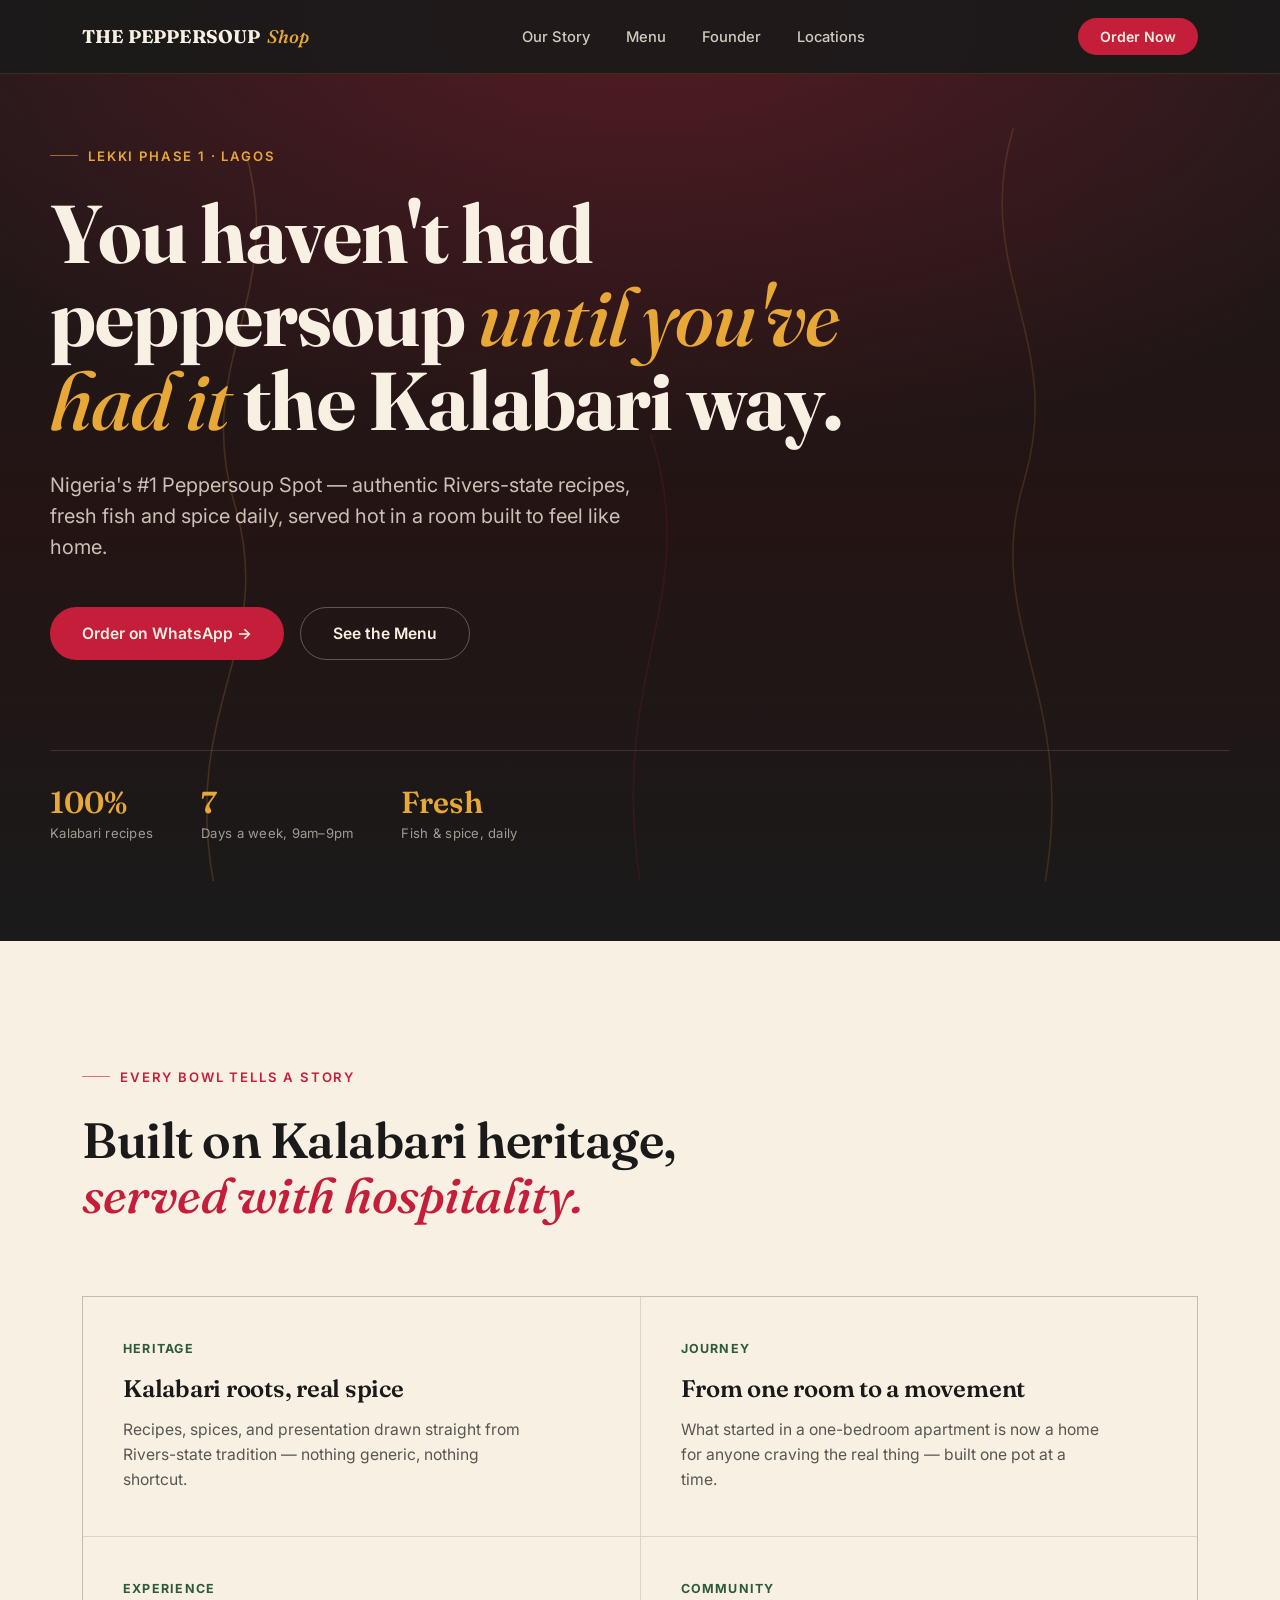
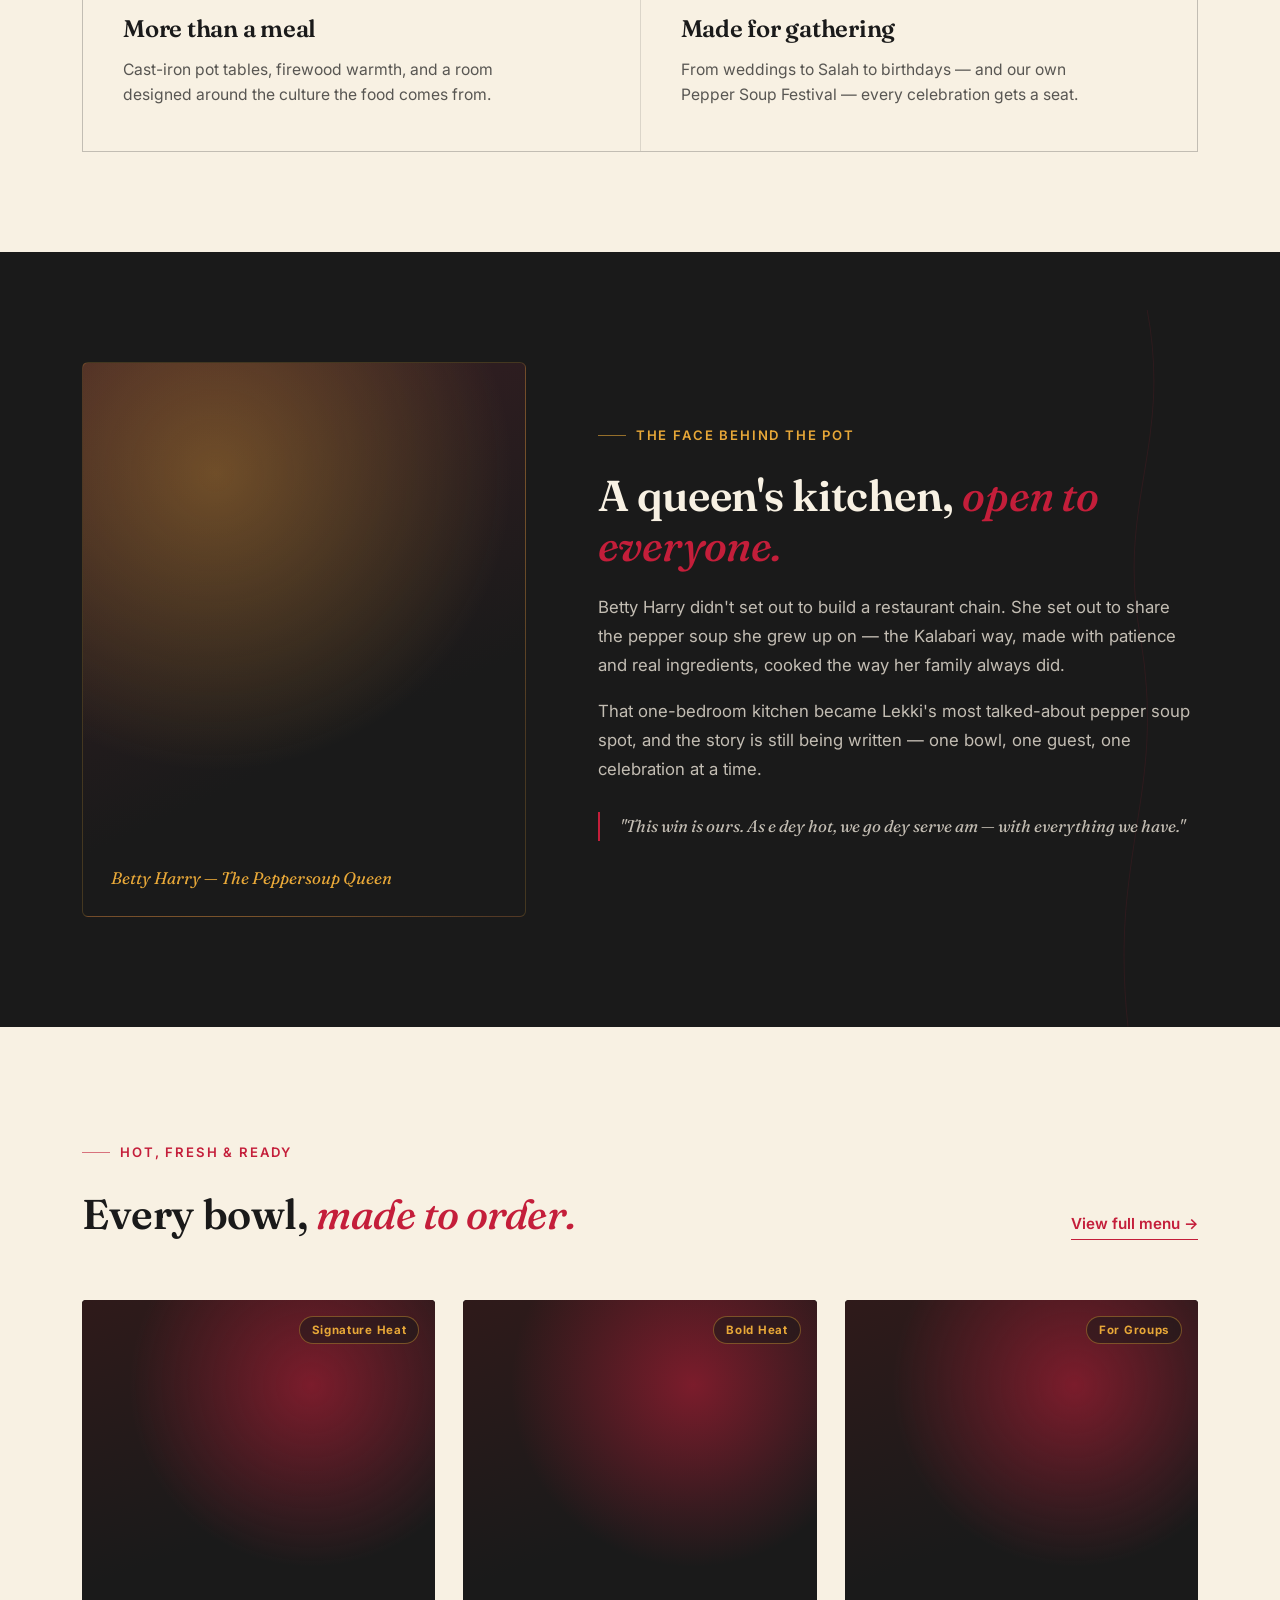
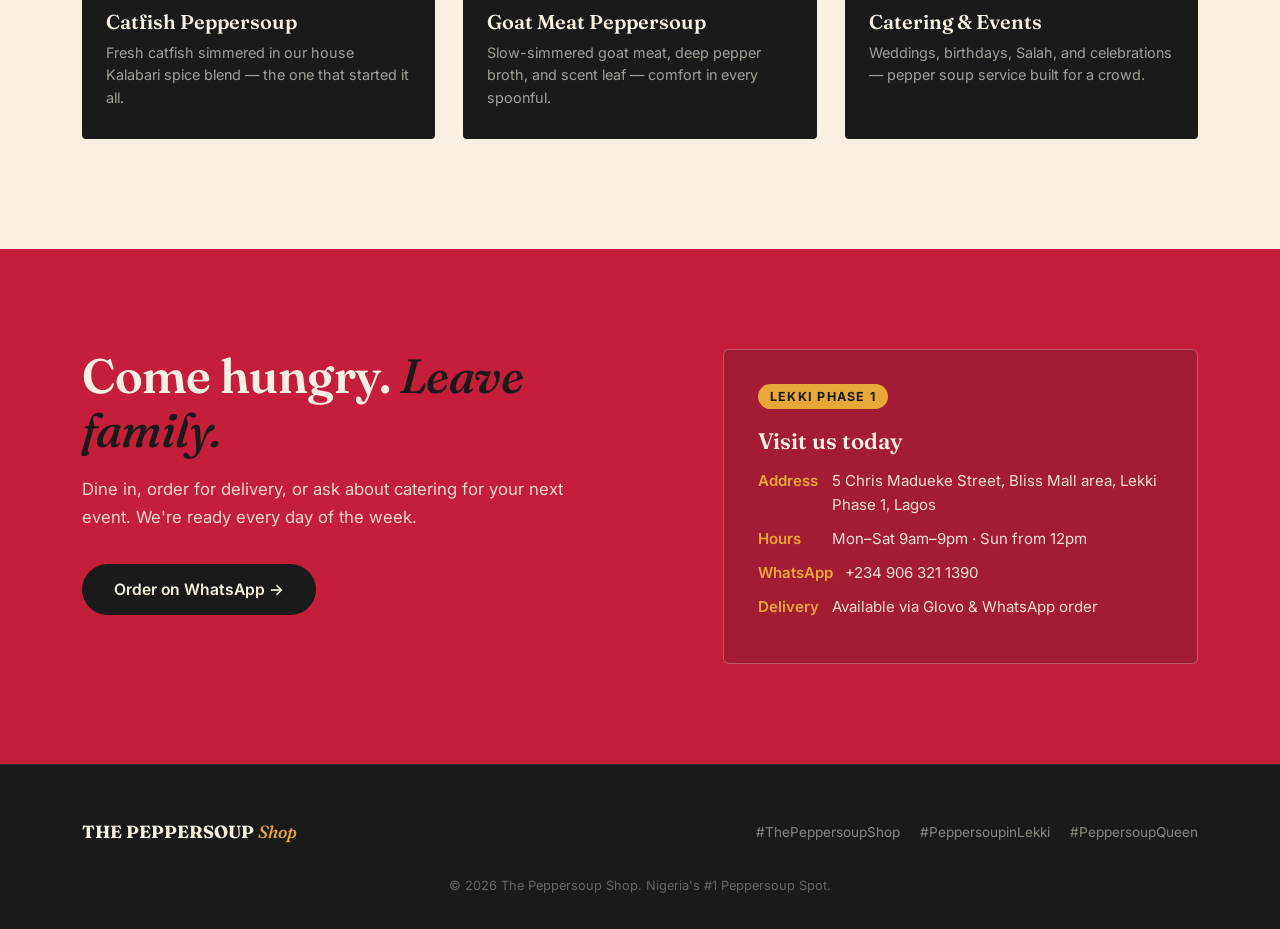
<file: peppersoup-homepage.html>
<!DOCTYPE html>
<html lang="en">
<head>
<meta charset="UTF-8">
<meta name="viewport" content="width=device-width, initial-scale=1.0">
<title>The Peppersoup Shop — Nigeria's #1 Peppersoup Spot</title>
<link rel="preconnect" href="https://fonts.googleapis.com">
<link rel="preconnect" href="https://fonts.gstatic.com" crossorigin>
<link href="https://fonts.googleapis.com/css2?family=Fraunces:opsz,wght@9..144,400;9..144,500;9..144,600;9..144,700;9..144,900&family=Inter:wght@400;500;600;700&display=swap" rel="stylesheet">
<style>
  :root {
    --spice-red: #C41E3A;
    --spice-red-dark: #9E1730;
    --charcoal: #2C2C2C;
    --turmeric: #E8A838;
    --cream: #F8F1E3;
    --forest: #2E5A3C;
    --soft-black: #1A1A1A;
    --cream-warm: #F1E6D3;

    --font-display: 'Fraunces', serif;
    --font-body: 'Inter', sans-serif;
  }

  * { margin: 0; padding: 0; box-sizing: border-box; }

  html { scroll-behavior: smooth; }

  body {
    font-family: var(--font-body);
    background: var(--soft-black);
    color: var(--cream);
    overflow-x: hidden;
  }

  img { max-width: 100%; display: block; }

  a { color: inherit; text-decoration: none; }

  .container {
    max-width: 1180px;
    margin: 0 auto;
    padding: 0 32px;
  }

  @media (max-width: 640px) {
    .container { padding: 0 20px; }
  }

  /* ---------- Utility: steam motif ---------- */
  .steam-svg { position: absolute; pointer-events: none; }

  @keyframes rise {
    0%   { transform: translateY(6%) scaleY(0.98); opacity: 0.55; }
    50%  { transform: translateY(-3%) scaleY(1.02); opacity: 0.85; }
    100% { transform: translateY(6%) scaleY(0.98); opacity: 0.55; }
  }

  @media (prefers-reduced-motion: reduce) {
    .steam-path { animation: none !important; }
  }

  /* ---------- Nav ---------- */
  .nav {
    position: fixed;
    top: 0; left: 0; right: 0;
    z-index: 100;
    background: rgba(26,26,26,0.88);
    backdrop-filter: blur(10px);
    border-bottom: 1px solid rgba(232,168,56,0.15);
  }

  .nav-inner {
    display: flex;
    align-items: center;
    justify-content: space-between;
    padding: 18px 32px;
    max-width: 1180px;
    margin: 0 auto;
  }

  .nav-logo {
    font-family: var(--font-display);
    font-weight: 700;
    font-size: 1.15rem;
    letter-spacing: 0.01em;
    color: var(--cream);
    display: flex;
    align-items: baseline;
    gap: 6px;
  }
  .nav-logo span {
    color: var(--turmeric);
    font-style: italic;
    font-weight: 500;
  }

  .nav-links {
    display: flex;
    gap: 36px;
    font-size: 0.92rem;
    font-weight: 500;
  }

  .nav-links a {
    opacity: 0.82;
    transition: opacity 0.2s ease;
    position: relative;
  }
  .nav-links a:hover, .nav-links a:focus-visible { opacity: 1; }
  .nav-links a:focus-visible { outline: 2px solid var(--turmeric); outline-offset: 4px; border-radius: 2px; }

  .nav-cta {
    background: var(--spice-red);
    color: var(--cream);
    padding: 10px 22px;
    border-radius: 100px;
    font-weight: 600;
    font-size: 0.88rem;
    transition: background 0.2s ease, transform 0.2s ease;
  }
  .nav-cta:hover { background: #D82C46; transform: translateY(-1px); }
  .nav-cta:focus-visible { outline: 2px solid var(--turmeric); outline-offset: 3px; }

  .nav-mobile-hide { display: flex; }
  @media (max-width: 780px) {
    .nav-mobile-hide { display: none; }
  }

  /* ---------- Hero ---------- */
  .hero {
    position: relative;
    min-height: 100vh;
    display: flex;
    flex-direction: column;
    justify-content: center;
    padding: 140px 32px 100px;
    background:
      radial-gradient(ellipse 120% 80% at 50% 0%, rgba(196,30,58,0.35), transparent 60%),
      linear-gradient(180deg, var(--soft-black) 0%, #241414 55%, var(--soft-black) 100%);
    overflow: hidden;
  }

  .hero-inner {
    max-width: 1180px;
    margin: 0 auto;
    width: 100%;
    position: relative;
    z-index: 2;
  }

  .eyebrow {
    display: inline-flex;
    align-items: center;
    gap: 10px;
    font-size: 0.82rem;
    font-weight: 600;
    letter-spacing: 0.14em;
    text-transform: uppercase;
    color: var(--turmeric);
    margin-bottom: 28px;
  }
  .eyebrow::before {
    content: '';
    width: 28px;
    height: 1px;
    background: var(--turmeric);
    opacity: 0.6;
  }

  .hero h1 {
    font-family: var(--font-display);
    font-weight: 700;
    font-size: clamp(2.6rem, 6.4vw, 5.4rem);
    line-height: 1.02;
    letter-spacing: -0.01em;
    color: var(--cream);
    max-width: 15ch;
  }

  .hero h1 em {
    font-style: italic;
    font-weight: 500;
    color: var(--turmeric);
  }

  .hero-sub {
    margin-top: 28px;
    font-size: clamp(1.05rem, 1.6vw, 1.25rem);
    line-height: 1.55;
    color: rgba(248,241,227,0.78);
    max-width: 46ch;
    font-weight: 400;
  }

  .hero-actions {
    margin-top: 44px;
    display: flex;
    gap: 16px;
    flex-wrap: wrap;
  }

  .btn-primary {
    background: var(--spice-red);
    color: var(--cream);
    padding: 16px 32px;
    border-radius: 100px;
    font-weight: 600;
    font-size: 0.98rem;
    display: inline-flex;
    align-items: center;
    gap: 8px;
    transition: background 0.2s ease, transform 0.2s ease;
  }
  .btn-primary:hover { background: #D82C46; transform: translateY(-2px); }
  .btn-primary:focus-visible { outline: 2px solid var(--turmeric); outline-offset: 3px; }

  .btn-secondary {
    border: 1px solid rgba(248,241,227,0.3);
    color: var(--cream);
    padding: 16px 32px;
    border-radius: 100px;
    font-weight: 600;
    font-size: 0.98rem;
    transition: border-color 0.2s ease, background 0.2s ease;
  }
  .btn-secondary:hover { border-color: var(--turmeric); background: rgba(232,168,56,0.08); }
  .btn-secondary:focus-visible { outline: 2px solid var(--turmeric); outline-offset: 3px; }

  .hero-tagline-strip {
    margin-top: 90px;
    display: flex;
    gap: 48px;
    flex-wrap: wrap;
    padding-top: 32px;
    border-top: 1px solid rgba(248,241,227,0.12);
  }

  .strip-item {
    display: flex;
    flex-direction: column;
    gap: 4px;
  }
  .strip-item .num {
    font-family: var(--font-display);
    font-size: 1.9rem;
    font-weight: 600;
    color: var(--turmeric);
  }
  .strip-item .label {
    font-size: 0.82rem;
    color: rgba(248,241,227,0.6);
    letter-spacing: 0.02em;
  }

  /* ---------- Steam divider ---------- */
  .steam-divider {
    position: relative;
    height: 120px;
    background: var(--soft-black);
    overflow: hidden;
  }

  /* ---------- Story section ---------- */
  .story {
    background: var(--cream);
    color: var(--soft-black);
    padding: 120px 0 100px;
    position: relative;
  }

  .story-head {
    max-width: 640px;
    margin-bottom: 72px;
  }

  .story-head .eyebrow { color: var(--spice-red); }
  .story-head .eyebrow::before { background: var(--spice-red); }

  .story-head h2 {
    font-family: var(--font-display);
    font-weight: 600;
    font-size: clamp(2rem, 4vw, 3.1rem);
    line-height: 1.12;
    letter-spacing: -0.01em;
  }

  .story-head h2 em {
    font-style: italic;
    color: var(--spice-red);
    font-weight: 500;
  }

  .pillars {
    display: grid;
    grid-template-columns: repeat(2, 1fr);
    gap: 1px;
    background: rgba(44,44,44,0.14);
    border: 1px solid rgba(44,44,44,0.14);
  }

  @media (max-width: 780px) {
    .pillars { grid-template-columns: 1fr; }
  }

  .pillar {
    background: var(--cream);
    padding: 44px 40px;
    transition: background 0.25s ease;
  }
  .pillar:hover { background: var(--cream-warm); }

  .pillar-tag {
    font-size: 0.78rem;
    font-weight: 700;
    letter-spacing: 0.1em;
    text-transform: uppercase;
    color: var(--forest);
    margin-bottom: 18px;
    display: block;
  }

  .pillar h3 {
    font-family: var(--font-display);
    font-size: 1.5rem;
    font-weight: 600;
    margin-bottom: 14px;
    letter-spacing: -0.01em;
  }

  .pillar p {
    font-size: 0.98rem;
    line-height: 1.6;
    color: rgba(26,26,26,0.72);
    max-width: 42ch;
  }

  /* ---------- Founder ---------- */
  .founder {
    background: var(--soft-black);
    padding: 110px 0;
    position: relative;
    overflow: hidden;
  }

  .founder-grid {
    display: grid;
    grid-template-columns: 0.85fr 1.15fr;
    gap: 72px;
    align-items: center;
  }

  @media (max-width: 860px) {
    .founder-grid { grid-template-columns: 1fr; gap: 48px; }
  }

  .founder-portrait {
    aspect-ratio: 4/5;
    border-radius: 6px;
    background:
      radial-gradient(circle at 30% 20%, rgba(232,168,56,0.35), transparent 55%),
      linear-gradient(155deg, #3a1f24, #1a1a1a 65%);
    position: relative;
    display: flex;
    align-items: flex-end;
    padding: 28px;
    border: 1px solid rgba(232,168,56,0.2);
  }

  .founder-portrait .cap {
    font-family: var(--font-display);
    font-style: italic;
    font-size: 1.05rem;
    color: var(--turmeric);
  }

  .founder-copy .eyebrow { color: var(--turmeric); }
  .founder-copy .eyebrow::before { background: var(--turmeric); }

  .founder-copy h2 {
    font-family: var(--font-display);
    font-weight: 600;
    font-size: clamp(1.9rem, 3.4vw, 2.7rem);
    line-height: 1.15;
    margin-bottom: 22px;
    letter-spacing: -0.01em;
  }

  .founder-copy h2 em {
    font-style: italic;
    color: var(--spice-red);
    font-weight: 500;
  }

  .founder-copy p {
    font-size: 1.05rem;
    line-height: 1.72;
    color: rgba(248,241,227,0.76);
    max-width: 56ch;
    margin-bottom: 18px;
  }

  .quote-mark {
    font-family: var(--font-display);
    font-size: 1.4rem;
    font-style: italic;
    color: var(--turmeric);
    border-left: 2px solid var(--spice-red);
    padding-left: 20px;
    margin-top: 28px;
    max-width: 46ch;
    line-height: 1.5;
  }

  /* ---------- Menu teaser ---------- */
  .menu-teaser {
    background: var(--cream);
    color: var(--soft-black);
    padding: 110px 0;
  }

  .menu-head {
    display: flex;
    justify-content: space-between;
    align-items: flex-end;
    gap: 24px;
    margin-bottom: 60px;
    flex-wrap: wrap;
  }

  .menu-head .eyebrow { color: var(--spice-red); }
  .menu-head .eyebrow::before { background: var(--spice-red); }

  .menu-head h2 {
    font-family: var(--font-display);
    font-weight: 600;
    font-size: clamp(1.9rem, 3.4vw, 2.6rem);
    letter-spacing: -0.01em;
  }

  .menu-head h2 em { font-style: italic; color: var(--spice-red); font-weight: 500; }

  .menu-link {
    font-weight: 600;
    font-size: 0.95rem;
    color: var(--spice-red);
    display: inline-flex;
    align-items: center;
    gap: 6px;
    padding-bottom: 6px;
    border-bottom: 1px solid var(--spice-red);
  }

  .menu-grid {
    display: grid;
    grid-template-columns: repeat(3, 1fr);
    gap: 28px;
  }

  @media (max-width: 900px) {
    .menu-grid { grid-template-columns: repeat(2, 1fr); }
  }
  @media (max-width: 600px) {
    .menu-grid { grid-template-columns: 1fr; }
  }

  .menu-card {
    background: var(--soft-black);
    color: var(--cream);
    border-radius: 4px;
    overflow: hidden;
    position: relative;
  }

  .menu-card-img {
    aspect-ratio: 5/4;
    background:
      radial-gradient(circle at 65% 30%, rgba(196,30,58,0.55), transparent 60%),
      linear-gradient(160deg, #2f1a1a, #1a1a1a 70%);
    position: relative;
  }

  .menu-card-body {
    padding: 26px 24px 30px;
  }

  .menu-card h3 {
    font-family: var(--font-display);
    font-size: 1.25rem;
    font-weight: 600;
    margin-bottom: 8px;
  }

  .menu-card p {
    font-size: 0.9rem;
    color: rgba(248,241,227,0.62);
    line-height: 1.55;
  }

  .spice-level {
    position: absolute;
    top: 16px;
    right: 16px;
    background: rgba(26,26,26,0.55);
    backdrop-filter: blur(4px);
    color: var(--turmeric);
    font-size: 0.72rem;
    font-weight: 700;
    letter-spacing: 0.06em;
    padding: 6px 12px;
    border-radius: 100px;
    border: 1px solid rgba(232,168,56,0.4);
  }

  /* ---------- Visit / CTA ---------- */
  .visit {
    background: var(--spice-red);
    color: var(--cream);
    padding: 100px 0;
    position: relative;
    overflow: hidden;
  }

  .visit-inner {
    display: grid;
    grid-template-columns: 1.1fr 0.9fr;
    gap: 60px;
  }

  @media (max-width: 860px) {
    .visit-inner { grid-template-columns: 1fr; gap: 40px; }
  }

  .visit h2 {
    font-family: var(--font-display);
    font-weight: 600;
    font-size: clamp(2rem, 4vw, 3rem);
    line-height: 1.12;
    letter-spacing: -0.01em;
    margin-bottom: 20px;
  }

  .visit h2 em { font-style: italic; color: var(--soft-black); font-weight: 500; }

  .visit p {
    font-size: 1.05rem;
    line-height: 1.65;
    color: rgba(248,241,227,0.88);
    max-width: 48ch;
    margin-bottom: 32px;
  }

  .visit .btn-primary {
    background: var(--soft-black);
  }
  .visit .btn-primary:hover { background: #000; }

  .location-card {
    background: rgba(26,26,26,0.18);
    border: 1px solid rgba(248,241,227,0.28);
    border-radius: 6px;
    padding: 34px;
  }

  .location-card .tag {
    font-size: 0.78rem;
    font-weight: 700;
    letter-spacing: 0.1em;
    text-transform: uppercase;
    color: var(--soft-black);
    background: var(--turmeric);
    display: inline-block;
    padding: 5px 12px;
    border-radius: 100px;
    margin-bottom: 18px;
  }

  .location-card h3 {
    font-family: var(--font-display);
    font-size: 1.4rem;
    font-weight: 600;
    margin-bottom: 14px;
  }

  .location-line {
    display: flex;
    gap: 12px;
    font-size: 0.94rem;
    line-height: 1.6;
    color: rgba(248,241,227,0.92);
    margin-bottom: 10px;
  }

  .location-line strong {
    font-weight: 600;
    min-width: 62px;
    color: var(--turmeric);
    flex-shrink: 0;
  }

  /* ---------- Footer ---------- */
  .footer {
    background: var(--soft-black);
    padding: 56px 0 36px;
    border-top: 1px solid rgba(248,241,227,0.1);
  }

  .footer-inner {
    display: flex;
    justify-content: space-between;
    align-items: center;
    flex-wrap: wrap;
    gap: 24px;
  }

  .footer-logo {
    font-family: var(--font-display);
    font-weight: 700;
    font-size: 1.1rem;
  }
  .footer-logo span { color: var(--turmeric); font-style: italic; font-weight: 500; }

  .footer-tags {
    display: flex;
    gap: 20px;
    font-size: 0.85rem;
    color: rgba(248,241,227,0.5);
    flex-wrap: wrap;
  }

  .footer-copy {
    text-align: center;
    margin-top: 36px;
    font-size: 0.8rem;
    color: rgba(248,241,227,0.35);
  }

  /* reveal on scroll */
  .reveal {
    opacity: 0;
    transform: translateY(24px);
    transition: opacity 0.7s ease, transform 0.7s ease;
  }
  .reveal.is-visible {
    opacity: 1;
    transform: translateY(0);
  }
  @media (prefers-reduced-motion: reduce) {
    .reveal { opacity: 1; transform: none; transition: none; }
  }
</style>
</head>
<body>

<!-- ================= NAV ================= -->
<nav class="nav">
  <div class="nav-inner">
    <a href="#top" class="nav-logo">THE PEPPERSOUP <span>Shop</span></a>
    <div class="nav-links nav-mobile-hide">
      <a href="#story">Our Story</a>
      <a href="#menu">Menu</a>
      <a href="#founder">Founder</a>
      <a href="#visit">Locations</a>
    </div>
    <a href="#visit" class="nav-cta">Order Now</a>
  </div>
</nav>

<!-- ================= HERO ================= -->
<header class="hero" id="top">
  <svg class="steam-svg" viewBox="0 0 1200 800" style="top:-60px; left:0; width:100%; height:100%; opacity:0.5;" preserveAspectRatio="none" aria-hidden="true">
    <path class="steam-path" d="M 200 800 C 170 650, 260 600, 220 480 C 180 360, 270 300, 230 180"
          stroke="#E8A838" stroke-width="1.5" fill="none" opacity="0.35"
          style="animation: rise 9s ease-in-out infinite;"/>
    <path class="steam-path" d="M 980 800 C 1010 640, 920 580, 960 460 C 1000 340, 910 280, 950 160"
          stroke="#E8A838" stroke-width="1.5" fill="none" opacity="0.3"
          style="animation: rise 11s ease-in-out infinite 1.5s;"/>
    <path class="steam-path" d="M 600 800 C 570 620, 660 560, 610 420"
          stroke="#C41E3A" stroke-width="1.5" fill="none" opacity="0.28"
          style="animation: rise 8s ease-in-out infinite 0.8s;"/>
  </svg>

  <div class="hero-inner">
    <div class="eyebrow">Lekki Phase 1 · Lagos</div>
    <h1>You haven't had peppersoup <em>until you've had it</em> the Kalabari way.</h1>
    <p class="hero-sub">Nigeria's #1 Peppersoup Spot — authentic Rivers-state recipes, fresh fish and spice daily, served hot in a room built to feel like home.</p>
    <div class="hero-actions">
      <a href="#visit" class="btn-primary">Order on WhatsApp →</a>
      <a href="#menu" class="btn-secondary">See the Menu</a>
    </div>

    <div class="hero-tagline-strip">
      <div class="strip-item">
        <span class="num">100%</span>
        <span class="label">Kalabari recipes</span>
      </div>
      <div class="strip-item">
        <span class="num">7</span>
        <span class="label">Days a week, 9am–9pm</span>
      </div>
      <div class="strip-item">
        <span class="num">Fresh</span>
        <span class="label">Fish & spice, daily</span>
      </div>
    </div>
  </div>
</header>

<!-- ================= STORY / PILLARS ================= -->
<section class="story" id="story">
  <div class="container">
    <div class="story-head reveal">
      <div class="eyebrow">Every bowl tells a story</div>
      <h2>Built on Kalabari heritage, <em>served with hospitality.</em></h2>
    </div>

    <div class="pillars reveal">
      <div class="pillar">
        <span class="pillar-tag">Heritage</span>
        <h3>Kalabari roots, real spice</h3>
        <p>Recipes, spices, and presentation drawn straight from Rivers-state tradition — nothing generic, nothing shortcut.</p>
      </div>
      <div class="pillar">
        <span class="pillar-tag">Journey</span>
        <h3>From one room to a movement</h3>
        <p>What started in a one-bedroom apartment is now a home for anyone craving the real thing — built one pot at a time.</p>
      </div>
      <div class="pillar">
        <span class="pillar-tag">Experience</span>
        <h3>More than a meal</h3>
        <p>Cast-iron pot tables, firewood warmth, and a room designed around the culture the food comes from.</p>
      </div>
      <div class="pillar">
        <span class="pillar-tag">Community</span>
        <h3>Made for gathering</h3>
        <p>From weddings to Salah to birthdays — and our own Pepper Soup Festival — every celebration gets a seat.</p>
      </div>
    </div>
  </div>
</section>

<!-- ================= FOUNDER ================= -->
<section class="founder" id="founder">
  <svg class="steam-svg" viewBox="0 0 1200 800" style="top:0; right:-40px; width:60%; height:100%; opacity:0.4;" preserveAspectRatio="none" aria-hidden="true">
    <path d="M 900 800 C 870 620, 960 560, 920 400 C 880 260, 970 200, 930 60"
          stroke="#C41E3A" stroke-width="1.5" fill="none" opacity="0.3"
          style="animation: rise 10s ease-in-out infinite;"/>
  </svg>
  <div class="container founder-grid">
    <div class="founder-portrait reveal">
      <span class="cap">Betty Harry — The Peppersoup Queen</span>
    </div>
    <div class="founder-copy reveal">
      <div class="eyebrow">The face behind the pot</div>
      <h2>A queen's kitchen, <em>open to everyone.</em></h2>
      <p>Betty Harry didn't set out to build a restaurant chain. She set out to share the pepper soup she grew up on — the Kalabari way, made with patience and real ingredients, cooked the way her family always did.</p>
      <p>That one-bedroom kitchen became Lekki's most talked-about pepper soup spot, and the story is still being written — one bowl, one guest, one celebration at a time.</p>
      <p class="quote-mark">"This win is ours. As e dey hot, we go dey serve am — with everything we have."</p>
    </div>
  </div>
</section>

<!-- ================= MENU TEASER ================= -->
<section class="menu-teaser" id="menu">
  <div class="container">
    <div class="menu-head reveal">
      <div>
        <div class="eyebrow">Hot, fresh & ready</div>
        <h2>Every bowl, <em>made to order.</em></h2>
      </div>
      <a href="#visit" class="menu-link">View full menu →</a>
    </div>

    <div class="menu-grid reveal">
      <div class="menu-card">
        <div class="menu-card-img"><span class="spice-level">Signature Heat</span></div>
        <div class="menu-card-body">
          <h3>Catfish Peppersoup</h3>
          <p>Fresh catfish simmered in our house Kalabari spice blend — the one that started it all.</p>
        </div>
      </div>
      <div class="menu-card">
        <div class="menu-card-img"><span class="spice-level">Bold Heat</span></div>
        <div class="menu-card-body">
          <h3>Goat Meat Peppersoup</h3>
          <p>Slow-simmered goat meat, deep pepper broth, and scent leaf — comfort in every spoonful.</p>
        </div>
      </div>
      <div class="menu-card">
        <div class="menu-card-img"><span class="spice-level">For Groups</span></div>
        <div class="menu-card-body">
          <h3>Catering & Events</h3>
          <p>Weddings, birthdays, Salah, and celebrations — pepper soup service built for a crowd.</p>
        </div>
      </div>
    </div>
  </div>
</section>

<!-- ================= VISIT / CTA ================= -->
<section class="visit" id="visit">
  <div class="container visit-inner">
    <div class="reveal">
      <h2>Come hungry. <em>Leave family.</em></h2>
      <p>Dine in, order for delivery, or ask about catering for your next event. We're ready every day of the week.</p>
      <a href="https://wa.me/2349063211390" class="btn-primary">Order on WhatsApp →</a>
    </div>
    <div class="location-card reveal">
      <span class="tag">Lekki Phase 1</span>
      <h3>Visit us today</h3>
      <div class="location-line"><strong>Address</strong><span>5 Chris Madueke Street, Bliss Mall area, Lekki Phase 1, Lagos</span></div>
      <div class="location-line"><strong>Hours</strong><span>Mon–Sat 9am–9pm · Sun from 12pm</span></div>
      <div class="location-line"><strong>WhatsApp</strong><span>+234 906 321 1390</span></div>
      <div class="location-line"><strong>Delivery</strong><span>Available via Glovo & WhatsApp order</span></div>
    </div>
  </div>
</section>

<!-- ================= FOOTER ================= -->
<footer class="footer">
  <div class="container">
    <div class="footer-inner">
      <div class="footer-logo">THE PEPPERSOUP <span>Shop</span></div>
      <div class="footer-tags">
        <span>#ThePeppersoupShop</span>
        <span>#PeppersoupinLekki</span>
        <span>#PeppersoupQueen</span>
      </div>
    </div>
    <div class="footer-copy">© 2026 The Peppersoup Shop. Nigeria's #1 Peppersoup Spot.</div>
  </div>
</footer>

<script>
  const revealEls = document.querySelectorAll('.reveal');
  const io = new IntersectionObserver((entries) => {
    entries.forEach(entry => {
      if (entry.isIntersecting) {
        entry.target.classList.add('is-visible');
        io.unobserve(entry.target);
      }
    });
  }, { threshold: 0.15 });
  revealEls.forEach(el => io.observe(el));
</script>

</body>
</html>
</file>
<file: styles.css>
:root{--ink:#17231d;--muted:#5b685f;--green:#0c3326;--orange:#b93d20;--pepper:#d94b2b;--yellow:#f0c94a;--aqua:#7fb9ad;--line:#dbe2dc;--wash:#f3f5f2;--ease:cubic-bezier(.23,1,.32,1);font:16px/1.5 Archivo,Arial,sans-serif;color:var(--ink);background:#fff;font-synthesis:none}*{box-sizing:border-box;letter-spacing:0}html{scroll-behavior:smooth}body{margin:0}body.has-order{padding-bottom:0}a{color:inherit;text-decoration:none}img{display:block;width:100%;height:auto}button,input,textarea{font:inherit;color:inherit}button{cursor:pointer}button:disabled{cursor:not-allowed;opacity:.55}h1,h2,h3,h4,p{margin:0}h1,h2{font-family:'Bodoni Moda',Georgia,serif;font-weight:400;line-height:1.05}h2{font-size:48px}section,[id]{scroll-margin-top:100px}[hidden]{display:none!important}:focus-visible{outline:3px solid var(--orange);outline-offset:4px}.wrap{width:min(1280px,calc(100% - 96px));margin:auto}.section{padding:96px 0}.skip{position:fixed;top:8px;left:8px;z-index:100;background:#fff;padding:12px;transform:translateY(-150%)}.skip:focus{transform:none}.sr-only{position:absolute;width:1px;height:1px;padding:0;margin:-1px;overflow:hidden;clip:rect(0,0,0,0);white-space:nowrap;border:0}.js-only{display:none}.is-ready .js-only{display:initial}.icon,[data-lucide]{width:20px;height:20px;stroke-width:1.7;flex:none}.eyebrow{display:flex;align-items:center;gap:10px;margin-bottom:18px;font-size:12px;font-weight:700;text-transform:uppercase}.eyebrow:before{content:'';width:7px;height:7px;border-radius:50%;background:var(--orange)}.eyebrow.light{color:#fff}.eyebrow.light:before{background:#ee754e}.button{min-height:48px;padding:12px 20px;display:inline-flex;align-items:center;justify-content:center;gap:10px;border:1px solid transparent;border-radius:4px;background:var(--orange);color:#fff;font-size:14px;font-weight:700;transition:transform 160ms var(--ease),background-color 160ms ease}.button.compact{min-height:44px;padding:10px 16px}.button.secondary{background:transparent;color:var(--ink);border-color:#b8c4ba}.button.light-button{background:#fff;color:var(--green)}.button.ghost{background:transparent;border-color:#ffffff9a}.pointer .button:active,.pointer .add:active,.pointer .icon-button:active,.pointer .book-control:active{transform:scale(.97)}
.header{position:sticky;top:0;z-index:30;background:#ffffffed;border-bottom:1px solid var(--line)}@supports(backdrop-filter:blur(12px)){.header{backdrop-filter:blur(12px)}}.head-inner{height:84px;display:flex;align-items:center;justify-content:space-between;gap:28px}.brand{display:flex;align-items:center;gap:10px;font-size:14px;font-weight:700;line-height:1.2}.brand img{width:50px;height:50px;object-fit:contain}.desktop-nav{display:flex;gap:32px;font-size:14px}.head-action{display:flex;align-items:center;gap:20px}.head-action small{color:var(--muted);font-size:11px}.mobile-nav{display:none}.mobile-nav summary{list-style:none;width:44px;height:44px;display:grid;place-items:center}.mobile-nav summary::-webkit-details-marker{display:none}.mobile-nav nav{position:absolute;top:100%;left:0;right:0;background:#fff;border-bottom:1px solid var(--line);padding:12px 24px;box-shadow:0 12px 24px #17231d12}.mobile-nav a{display:block;padding:14px 0}
.hero{height:calc(100svh - 180px);min-height:620px;max-height:760px;position:relative;isolation:isolate;background:var(--green);color:#fff}.hero>img,.shade{position:absolute;inset:0;width:100%;height:100%}.hero>img{object-fit:cover;object-position:center 56%;z-index:-2}.shade{z-index:-1;background:linear-gradient(90deg,#04120cc7,#04120c62 44%,transparent 76%)}.hero-inner{height:100%;display:flex;flex-direction:column;align-items:flex-start;justify-content:center}.hero h1{font-size:88px;line-height:.98;max-width:9ch}.hero-inner>p:not(.eyebrow){font-size:17px;line-height:1.6;max-width:36ch;margin-top:24px}.hero-actions{display:flex;gap:12px;flex-wrap:wrap;margin-top:32px}.hero-caption{position:absolute;right:max(48px,calc((100vw - 1280px)/2));bottom:30px;font-size:11px;display:flex;align-items:center;gap:10px}.hero-caption:before{content:'';width:30px;height:1px;background:#fff}.intro{border-bottom:1px solid var(--line)}.intro-inner{min-height:88px;display:flex;align-items:center;justify-content:space-between;gap:32px}.intro-inner>p{font-family:'Bodoni Moda',Georgia,serif;font-size:22px}.intro-inner>div{display:flex;gap:30px;color:var(--muted);font-size:12px}.intro-inner span{display:flex;align-items:center;gap:8px}
.menu-volume{position:relative;overflow:hidden;padding:112px 0 120px;background:var(--green);color:#fff;isolation:isolate}.tapestry{position:absolute;z-index:-1;opacity:.48;pointer-events:none}.tapestry-one{width:280px;height:280px;top:34px;right:-45px;background:repeating-linear-gradient(45deg,var(--yellow) 0 13px,transparent 13px 27px),repeating-linear-gradient(-45deg,var(--pepper) 0 13px,transparent 13px 27px);clip-path:polygon(50% 0,100% 50%,50% 100%,0 50%)}.tapestry-two{width:210px;height:440px;bottom:-170px;left:0;background:repeating-linear-gradient(0deg,var(--aqua) 0 18px,transparent 18px 36px),repeating-linear-gradient(90deg,var(--pepper) 0 18px,transparent 18px 36px);clip-path:polygon(0 0,74% 0,100% 50%,74% 100%,0 100%)}.volume-head{display:grid;grid-template-columns:minmax(0,1.1fr) minmax(260px,.55fr);gap:30px;align-items:end;max-width:1050px;margin:0 auto 46px}.volume-head .eyebrow{grid-column:1/-1;margin-bottom:0}.volume-head h2{font-size:58px}.volume-head>p:last-child{color:#d5e1da;line-height:1.7}.book-shell{position:relative;width:min(1060px,100%);margin:auto;padding:20px;background:#091d16;border:1px solid #ffffff24;border-radius:8px;box-shadow:0 32px 70px #020b076b}.book-toolbar,.book-progress{display:flex!important;align-items:center;justify-content:space-between;color:#d7e3dc;font-size:11px;text-transform:uppercase}.book-toolbar{min-height:56px;padding:0 4px 16px}.book-toolbar>div{display:flex;gap:8px}.book-control{width:46px;height:46px;display:grid;place-items:center;border:1px solid #ffffff38;border-radius:50%;background:transparent;color:#fff;transition:transform 160ms var(--ease),background-color 160ms ease}.book-control:disabled{opacity:.28}.book-pages{perspective:1800px}.book-page{display:grid;grid-template-columns:1fr 1fr;min-height:550px;overflow:hidden;border-radius:3px;background:#f6f0df;color:var(--ink);box-shadow:inset 0 0 48px #634b1b12}.is-ready .book-pages{position:relative;height:550px}.is-ready .book-page{position:absolute;inset:0;backface-visibility:hidden;will-change:transform,opacity}.folio-half{position:relative;min-width:0;padding:48px;border-right:1px solid #263e3024}.folio-half:last-child{border:0}.folio-kicker{display:block;margin-bottom:52px;color:var(--orange);font-size:10px;font-weight:700;text-transform:uppercase}.folio-half h3{font:400 49px/1.04 'Bodoni Moda',Georgia,serif}.folio-intro,.folio-color p,.book-finale p{max-width:30ch;margin-top:18px;color:var(--muted);font-size:13px;line-height:1.7}.folio-half figure{margin:34px 0 0}.folio-half figure img{height:190px;object-fit:cover}.folio-half figcaption{margin-top:8px;color:var(--muted);font-size:9px}.folio-number{font:400 15px/1 'Bodoni Moda',Georgia,serif}.folio-list>.folio-number{position:absolute;top:48px;right:48px}.folio-list dl{margin:70px 0 0}.folio-list dl>div{display:flex;justify-content:space-between;gap:20px;padding:16px 0;border-bottom:1px solid #31443529}.folio-list dt{font:400 17px/1.25 'Bodoni Moda',Georgia,serif}.folio-list dd{margin:0;font-size:12px;font-weight:700;white-space:nowrap}.folio-list>a{display:inline-flex;align-items:center;gap:9px;margin-top:26px;color:var(--orange);font-size:11px;font-weight:700;text-decoration:underline;text-underline-offset:4px}.cover-mark{display:grid;place-items:center;background:#050806}.cover-mark img{width:min(250px,72%);height:auto}.cover-copy{display:flex;flex-direction:column;justify-content:space-between;background:var(--yellow);color:var(--green)}.cover-copy p{max-width:15ch;font:400 35px/1.16 'Bodoni Moda',Georgia,serif}.cover-copy strong{display:flex;align-items:center;gap:10px;font-size:11px;text-transform:uppercase}.folio-color{display:flex;flex-direction:column;background:var(--pepper);color:#fff}.folio-color .folio-kicker,.folio-color p{color:#fff}.folio-color .folio-number{margin-top:auto}.folio-note{margin-top:26px;color:var(--muted);font-size:10px;line-height:1.6}.book-finale>.folio-half:first-child{display:flex;flex-direction:column;align-items:flex-start;justify-content:center;background:var(--aqua)}.book-finale .button{margin-top:28px}.finale-image{padding:0}.finale-image img{height:100%;object-fit:cover}.finale-image .folio-number{position:absolute;right:24px;bottom:24px;width:42px;height:42px;display:grid;place-items:center;background:#fff;border-radius:50%}.book-progress{gap:24px;padding:18px 4px 0}.book-progress>div{width:180px;height:2px;background:#ffffff25}.book-progress i{display:block;width:25%;height:100%;background:var(--yellow);transform-origin:left center;transition:transform 200ms var(--ease)}
.ramen-feature{display:grid;grid-template-columns:1.08fr .92fr;min-height:760px;background:var(--pepper);color:#fff;overflow:hidden}.ramen-visual{position:relative;overflow:hidden;min-height:640px}.ramen-visual img{width:100%;height:100%;object-fit:cover;will-change:transform}.ramen-visual>span{position:absolute;left:30px;bottom:28px;padding:9px 12px;background:#fff;color:var(--green);font-size:9px;font-weight:700;text-transform:uppercase}.ramen-copy{position:relative;display:flex;flex-direction:column;align-items:flex-start;justify-content:center;padding:90px clamp(40px,7vw,120px);overflow:hidden}.ramen-copy h2{position:relative;font-size:76px}.ramen-copy h2 em{color:var(--yellow);font-weight:400}.ramen-copy>p:not(.eyebrow){position:relative;max-width:42ch;margin-top:26px;color:#fff4ef;line-height:1.75}.ramen-copy ul{position:relative;display:flex;flex-wrap:wrap;gap:0;margin:30px 0 34px;padding:0;list-style:none;font-size:11px;font-weight:700;text-transform:uppercase}.ramen-copy li+li:before{content:'/';padding:0 12px;color:var(--yellow)}.ramen-rings{position:absolute;right:-130px;top:50%;width:420px;height:420px;transform:translateY(-50%);opacity:.22}.ramen-rings i{position:absolute;inset:0;border:2px solid var(--yellow);border-radius:50%}.ramen-rings i:nth-child(2){inset:65px}.ramen-rings i:nth-child(3){inset:130px}
.section-head{display:flex;align-items:end;justify-content:space-between;gap:40px;margin-bottom:36px}.section-head>p{max-width:35ch;color:var(--muted);font-size:14px}.menu-layout{display:grid;grid-template-columns:minmax(0,1fr) 320px;gap:48px;align-items:start}.is-ready .menu-tools{display:flex;flex-direction:column;gap:18px;margin-bottom:26px}.search{position:relative;max-width:350px}.search svg{position:absolute;left:14px;top:14px;color:var(--muted)}input,textarea{width:100%;border:1px solid #b7c3b9;border-radius:4px;background:#fff;min-height:48px;padding:12px 14px}.search input{padding-left:44px}.filters{display:flex;flex-wrap:wrap;border-bottom:1px solid var(--line)}.filters button{min-height:46px;padding:10px 13px;border:0;border-bottom:2px solid transparent;background:transparent;color:var(--muted);font-size:12px}.filters button[aria-pressed=true]{border-color:var(--orange);color:var(--orange);font-weight:700}.menu-list{display:grid;grid-template-columns:repeat(2,minmax(0,1fr));column-gap:32px}.dish{display:grid;grid-template-columns:minmax(0,1fr) 44px;gap:12px;align-items:center;min-height:142px;padding:22px 0;border-bottom:1px solid var(--line)}.dish h3{font-size:16px;line-height:1.4}.dish .portion{font-size:12px;color:var(--muted);margin-top:5px}.dish .price{font-size:15px;font-weight:700;margin-top:12px}.add,.icon-button{width:44px;height:44px;display:grid!important;place-items:center;border:1px solid var(--line);border-radius:50%;background:var(--wash);transition:transform 160ms var(--ease),background-color 160ms ease}.add.added{background:var(--green);color:#fff}.menu-footer{align-items:center;justify-content:space-between;margin-top:20px;font-size:12px;color:var(--muted)}.menu-footer button,.no-results button{border:0;background:transparent;text-decoration:underline}.no-results{padding:30px 0}.menu-note{font-size:11px;line-height:1.6;color:var(--muted);margin-top:22px}.notice{padding:16px;background:var(--wash);margin-bottom:24px}.notice a{text-decoration:underline}.order{position:sticky;top:108px;padding:24px;border:1px solid var(--line);border-radius:8px;background:var(--wash)}.is-ready .order{display:block}.order>header{display:flex;align-items:center;justify-content:space-between;padding-bottom:18px;border-bottom:1px solid var(--line)}.order h3{font:400 26px/1.1 'Bodoni Moda',Georgia,serif}.order header p{font-size:11px;color:var(--muted);margin-top:4px}.order header>span{font-size:11px}.empty-order{padding:34px 0;color:var(--muted)}.empty-order svg{width:32px;height:32px;margin-bottom:14px}.empty-order small{display:block;font-size:11px;margin-top:5px}.order-item{padding:17px 0;border-bottom:1px solid var(--line)}.order-item-top{display:flex;justify-content:space-between;gap:10px;font-size:12px}.order-item-name{font-weight:700}.order-item-size{font-size:10px;color:var(--muted);margin-top:3px}.order-item-controls{display:flex;justify-content:space-between;align-items:center;margin-top:12px}.stepper{display:flex;align-items:center;gap:9px}.stepper button{width:36px;height:36px}.stepper output{min-width:18px;text-align:center;font-size:12px}.remove{width:44px;height:44px;border:0;background:transparent;color:var(--muted)}.subtotal{display:flex;justify-content:space-between;margin-top:20px;font-size:13px}.order-note,.form-note{font-size:10px;line-height:1.65;color:var(--muted);margin-top:9px}.order-actions{display:grid;gap:8px;margin-top:18px}.order-actions .button{font-size:12px}.call-link{display:block;text-align:center;text-decoration:underline;font-size:11px;margin-top:14px}.copy-result{font-size:11px;margin-top:8px}.order textarea{font-size:11px;margin-top:8px}
.visit{padding:80px 0;background:var(--wash)}.two-col{display:grid;grid-template-columns:1fr 1fr;gap:72px;align-items:center}.visit img{aspect-ratio:5/4;object-fit:cover}.caption{font-size:10px;color:var(--muted);margin-top:9px}.visit-copy>p:not(.eyebrow),.catering>div>p:not(.eyebrow){color:var(--muted);max-width:44ch;margin-top:22px}.visit-copy dl{margin-top:28px}.visit-copy dl>div{display:grid;grid-template-columns:76px 1fr;gap:16px;padding:15px 0;border-top:1px solid var(--line);font-size:12px}.visit-copy dt{font-weight:700}.visit-copy dd{margin:0;color:var(--muted)}.visit-actions{display:flex;gap:10px;flex-wrap:wrap;margin-top:22px}.catering{align-items:start}.catering img{aspect-ratio:16/9;object-fit:cover;margin-top:30px}.service-list{display:flex;flex-wrap:wrap;gap:14px;margin-top:15px;color:var(--muted);font-size:11px}.service-list span+span:before{content:'/';padding-right:14px;color:#9ca69e}.enquiry{padding-top:8px}.is-ready .enquiry{display:block}.enquiry h3{font:400 25px/1.2 'Bodoni Moda',Georgia,serif;margin-bottom:24px}.form-grid{display:grid;grid-template-columns:1fr 1fr;gap:20px 16px}.form-grid label{font-size:12px;font-weight:700}.form-grid input,.form-grid textarea{display:block;margin-top:7px;font-weight:400}.form-grid textarea{resize:vertical;min-height:108px}.form-grid .full{grid-column:1/-1}.enquiry>.button{margin-top:18px}.enquiry-ready{border-top:1px solid var(--line);margin-top:22px;padding-top:20px}.enquiry-ready h4{font-size:15px}.enquiry-ready p{font-size:11px;color:var(--muted);margin:5px 0 12px}.story{position:relative;overflow:hidden;padding:112px 0;background:var(--green);color:#fff}.story-pattern{position:absolute;right:-70px;bottom:-100px;width:390px;height:390px;opacity:.3;background:repeating-linear-gradient(45deg,var(--yellow) 0 16px,transparent 16px 33px),repeating-linear-gradient(-45deg,var(--pepper) 0 16px,transparent 16px 33px);clip-path:polygon(50% 0,100% 50%,50% 100%,0 50%)}.founder-grid{position:relative;display:grid;grid-template-columns:minmax(320px,.8fr) minmax(0,1fr);gap:clamp(55px,9vw,130px);align-items:center}.founder-portrait{position:relative;min-height:590px;display:flex;align-items:end;justify-content:center}.portrait-backdrop{position:absolute;inset:30px 0 0;background:var(--yellow);clip-path:polygon(0 14%,76% 0,100% 29%,91% 100%,9% 92%)}.portrait-backdrop:after{content:'';position:absolute;inset:0;background:repeating-linear-gradient(90deg,transparent 0 34px,#d94b2b44 34px 68px);clip-path:polygon(0 76%,100% 57%,100% 100%,0 100%)}.founder-portrait img{position:relative;width:min(480px,92%);height:auto;transform-origin:center bottom;filter:drop-shadow(0 18px 20px #02110b3d)}.founder-portrait>p{position:absolute;left:24px;bottom:22px;padding:12px 14px;background:#fff;color:var(--green);font:400 24px/1.1 'Bodoni Moda',Georgia,serif}.founder-portrait>p span{display:block;margin-bottom:4px;font:700 9px/1 Archivo,Arial,sans-serif;text-transform:uppercase}.founder-copy{position:relative}.founder-title{margin-bottom:18px;color:var(--yellow);font-size:13px;font-weight:700;text-transform:uppercase}.founder-copy h2{font-size:62px}.founder-copy>p:not(.eyebrow):not(.founder-title){max-width:55ch;margin-top:23px;color:#dce8e1;font-size:16px;line-height:1.8}.text-link{display:inline-flex;align-items:center;gap:8px;margin-top:28px;text-decoration:underline;text-underline-offset:5px;font-size:13px;font-weight:700}.story-meta{display:flex;justify-content:space-between;gap:20px;margin-top:34px;padding-top:22px;border-top:1px solid #ffffff33;color:#cdd9d0;font-size:11px}footer{padding:40px 0}.footer-top{display:flex;justify-content:space-between;align-items:center;gap:30px}.footer-top nav{display:flex;gap:28px;flex-wrap:wrap;font-size:12px}.footer-bottom{display:flex;justify-content:space-between;gap:24px;padding-top:22px;margin-top:28px;border-top:1px solid var(--line);font-size:10px;color:var(--muted)}.mobile-order{display:none!important;position:fixed;left:0;right:0;bottom:0;z-index:25;min-height:64px;padding:12px 20px calc(12px + env(safe-area-inset-bottom));align-items:center;justify-content:space-between;background:var(--green);color:#fff;font-size:12px}.mobile-order span{display:flex;align-items:center;gap:9px}.mobile-order small{color:#dbe7de}
@media(hover:hover) and (pointer:fine){.desktop-nav a:hover,.footer-top nav a:hover{color:var(--orange)}.button:hover{background:#9e3219;transform:translateY(-1px);box-shadow:0 4px 12px #b93d2040}.button.secondary:hover{background:#e8ede9;box-shadow:none}.button.light-button:hover{background:#eff3ef;box-shadow:0 4px 12px #ffffff40}.button.ghost:hover{background:#ffffff18;box-shadow:none}.add:hover,.icon-button:hover{border-color:var(--green);background:#e2e9e4;transform:scale(1.08)}.add.added:hover{background:#0a291f;transform:scale(1.08)}.filters button:hover{color:var(--ink)}.dish{transition:background-color 200ms var(--ease), padding-left 200ms var(--ease); border-radius:6px; margin: 0 -8px; padding-inline: 8px}.dish:hover{background-color:var(--wash); padding-left: 12px; border-color:transparent}}
@media(max-width:1100px){.wrap{width:calc(100% - 64px)}.desktop-nav{gap:20px}.head-action small{display:none}.menu-layout{grid-template-columns:minmax(0,1fr) 290px;gap:28px}.menu-list{grid-template-columns:1fr}.dish{min-height:116px;padding:18px 0}.two-col,.story-grid{gap:42px}}
@media(max-width:800px){body.has-order{padding-bottom:82px}.wrap{width:calc(100% - 40px)}.head-inner{height:72px}.brand img{width:42px;height:42px}.brand{font-size:13px}.desktop-nav,.head-action{display:none}.mobile-nav{display:block}.hero{height:680px;min-height:500px;max-height:calc(100svh - 124px)}.hero>img{object-position:62% center}.shade{background:linear-gradient(0deg,#04120cdb,#04120c4b 70%,#04120c12)}.hero-inner{justify-content:end;padding-bottom:44px}.hero h1{font-size:60px}.hero-inner>p:not(.eyebrow){font-size:15px;max-width:32ch;margin-top:18px}.hero-actions{margin-top:24px}.hero-caption{display:none}.intro-inner{min-height:76px}.intro-inner>p{font-size:18px}.intro-inner>div{gap:16px;font-size:10px}.section{padding:64px 0}.section-head{align-items:start;flex-direction:column;gap:18px}.section-head>p{max-width:45ch}.menu-layout{grid-template-columns:1fr;gap:34px}.menu-list{grid-template-columns:repeat(2,minmax(0,1fr));column-gap:24px}.order{position:static}.order-actions{grid-template-columns:1fr 1fr}.mobile-order:not([hidden]){display:flex!important}.two-col,.story-grid{grid-template-columns:1fr;gap:36px}.visit{padding:52px 0}.visit img{aspect-ratio:3/2}.catering img{aspect-ratio:2/1}.story{padding:64px 0}.story h2{font-size:44px}.footer-top,.footer-bottom{align-items:start;flex-direction:column}.footer-bottom{gap:8px}}
@media(max-width:480px){.hero{height:650px;max-height:calc(100svh - 118px)}.hero h1{font-size:52px}.hero-actions{width:100%;flex-wrap:nowrap;gap:8px}.hero-actions .button{font-size:11px;padding-inline:12px}.intro-inner>div span:last-child{display:none}.section-head h2,h2{font-size:38px}.menu-list{grid-template-columns:1fr}.filters button{padding-inline:10px}.order-actions,.form-grid{grid-template-columns:1fr}.form-grid .full{grid-column:auto}.story-meta{flex-direction:column;gap:9px}.footer-top nav{gap:18px}}
@media(max-width:350px){.hero h1{font-size:46px}.hero-inner>p:not(.eyebrow){font-size:14px}.intro-inner>div{display:none}.hero-actions .button{padding-inline:9px}.wrap{width:calc(100% - 32px)}}
@media(prefers-reduced-motion:reduce){html{scroll-behavior:auto}*,*:before,*:after{animation:none!important;transition:none!important}.pointer .button:active,.pointer .add:active{transform:none}}
@media(prefers-reduced-transparency:reduce){.header{background:#fff;backdrop-filter:none}}
@media(prefers-contrast:more){:root{--muted:#263a2d;--line:#6c7b70}.header{background:#fff;backdrop-filter:none}.button.secondary,.add,input,textarea{border-color:var(--ink)}}
@media(hover:hover) and (pointer:fine){.book-control:hover{background:#ffffff16}.folio-list>a:hover,.text-link:hover{text-decoration-thickness:2px}.ramen-feature .light-button:hover{background:var(--yellow)}}
@media(max-width:1100px){.volume-head{max-width:900px}.book-shell{width:100%}.folio-half{padding:38px}.folio-list>.folio-number{top:38px;right:38px}.ramen-feature{grid-template-columns:1fr 1fr;min-height:680px}.ramen-copy{padding:70px 48px}.ramen-copy h2{font-size:62px}.founder-grid{grid-template-columns:minmax(300px,.8fr) 1fr;gap:55px}.founder-portrait{min-height:520px}.founder-copy h2{font-size:54px}}
@media(max-width:800px){.menu-volume{padding:72px 0 80px}.volume-head{grid-template-columns:1fr;margin-bottom:32px}.volume-head .eyebrow{grid-column:auto}.volume-head h2{font-size:44px}.volume-head>p:last-child{max-width:48ch}.book-shell{padding:12px}.book-toolbar{padding-bottom:12px}.book-page{grid-template-columns:1fr;grid-template-rows:45% 55%;min-height:700px}.book-page+.book-page{margin-top:16px}.is-ready .book-pages{height:700px}.is-ready .book-page{margin-top:0}.folio-half{padding:28px;border-right:0;border-bottom:1px solid #263e3024}.folio-half:last-child{border:0}.folio-kicker{margin-bottom:20px}.folio-half h3{font-size:39px}.folio-intro,.folio-color p,.book-finale p{margin-top:10px}.folio-half figure{margin-top:18px}.folio-half figure img{height:128px}.folio-list>.folio-number{top:28px;right:28px}.folio-list dl{margin-top:38px}.folio-list dl>div{padding:10px 0}.cover-mark img{width:190px}.cover-copy p{font-size:29px}.folio-color .folio-number{position:absolute;right:28px;bottom:28px}.finale-image{border:0}.book-progress>div{width:110px}.ramen-feature{grid-template-columns:1fr;min-height:0}.ramen-visual{min-height:520px}.ramen-copy{min-height:590px;padding:70px 40px}.ramen-copy h2{font-size:58px}.ramen-rings{right:-210px}.founder-grid{grid-template-columns:1fr;gap:54px}.founder-portrait{min-height:520px;width:min(540px,100%);margin:auto}.founder-copy h2{font-size:48px}}
@media(max-width:480px){.tapestry-one{width:180px;height:180px}.tapestry-two{width:130px}.volume-head h2{font-size:38px}.book-shell{width:calc(100% + 8px);margin-left:-4px;padding:8px}.book-toolbar>span{font-size:9px}.book-control{width:44px;height:44px}.book-page{min-height:710px}.is-ready .book-pages{height:710px}.folio-half{padding:24px 20px}.folio-half h3{font-size:34px}.folio-list>.folio-number{top:24px;right:20px}.folio-list dl{margin-top:36px}.folio-list dt{font-size:15px}.folio-list dl>div{padding:9px 0}.folio-list>a{margin-top:20px}.cover-copy p{font-size:26px}.book-progress{gap:14px}.book-progress>div{width:86px}.ramen-visual{min-height:430px}.ramen-copy{min-height:560px;padding:64px 24px}.ramen-copy h2{font-size:50px}.ramen-copy li+li:before{padding:0 8px}.founder-portrait{min-height:430px}.founder-portrait img{width:100%}.founder-portrait>p{left:12px;bottom:12px;font-size:21px}.founder-copy h2{font-size:41px}.story{padding:72px 0}.story-pattern{width:250px;height:250px}.founder-copy>p:not(.eyebrow):not(.founder-title){font-size:15px}}
</file>
